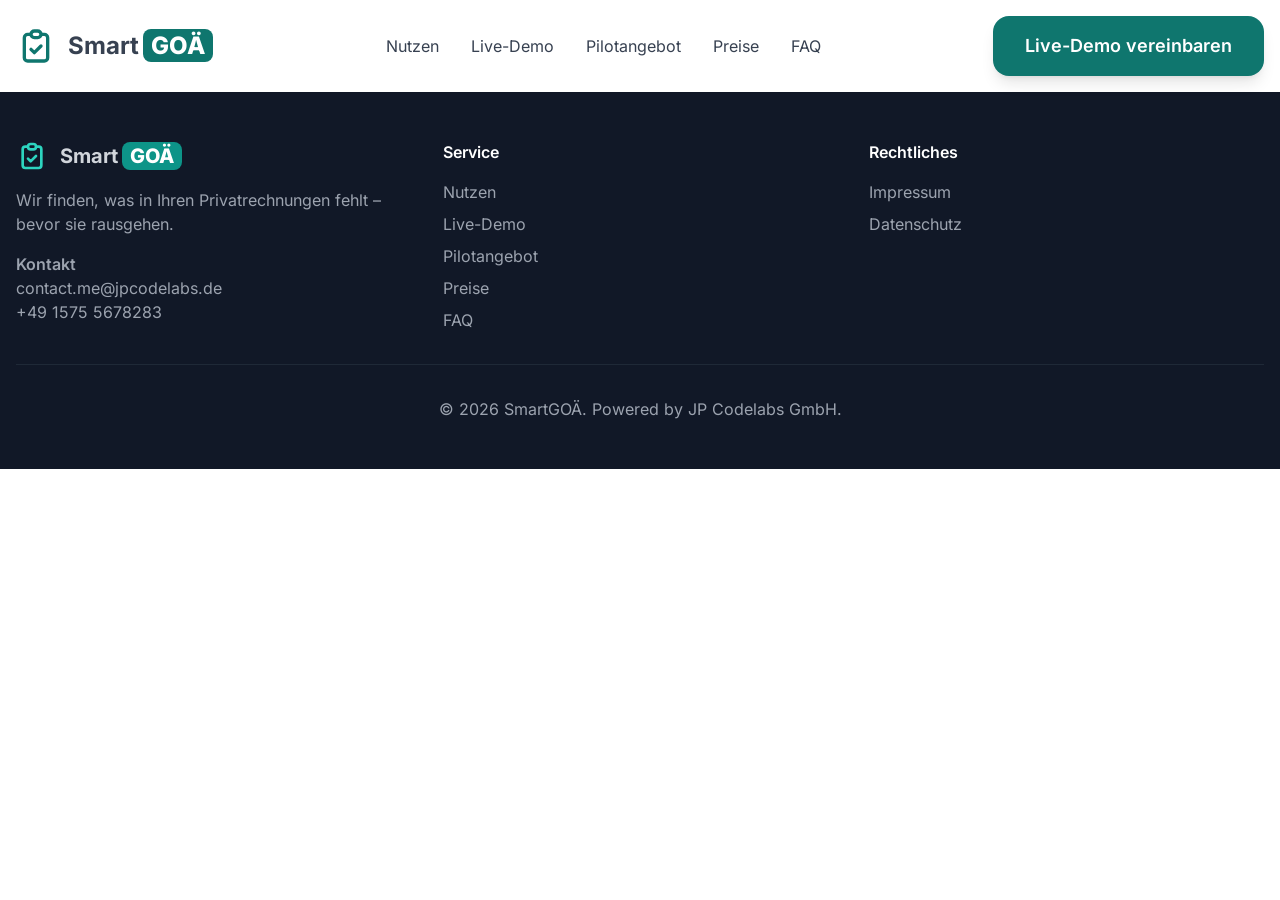
<file: index.html>
<!doctype html>
<html lang="de">
  <head>
    <meta charset="UTF-8" />
    <meta name="viewport" content="width=device-width, initial-scale=1.0" />

    <!-- Icons: Google zeigt das Favicon in der Ergebnisliste (Größe muss ein Vielfaches von 48 px sein) -->
    <link rel="icon" href="/favicon.ico" sizes="48x48" />
    <link rel="icon" href="/favicon.svg" type="image/svg+xml" />
    <link rel="icon" href="/icon-192x192.png" sizes="192x192" type="image/png" />
    <link rel="apple-touch-icon" href="/apple-touch-icon.png" sizes="180x180" />
    <link rel="manifest" href="/site.webmanifest" />
    <meta name="theme-color" content="#0f766e" />

    <!-- Primary SEO (pro Route überschrieben von scripts/seo-pages.js, Werte in src/seo.js) -->
    <title>GOÄ-Rechnungsprüfung für Privatpraxen | SmartGOÄ</title>
    <meta name="description" content="SmartGOÄ prüft jede Privatrechnung vor dem Versand gegen Ihre Dokumentation: fehlende GOÄ-Ziffern, Zuschläge und Ausschlüsse. Live-Demo, danach 3 Monate kostenlos." />
    <meta name="keywords" content="GOÄ Abrechnung, GOÄ Rechnungsprüfung, GOÄ Software, Privatabrechnung Arzt, Privatliquidation, Abrechnungssoftware Privatpraxis, GOÄ Ziffern prüfen, Steigerungsfaktor GOÄ, GOÄ-Novelle" />
    <meta name="author" content="JP Codelabs GmbH" />
    <meta name="publisher" content="JP Codelabs GmbH" />
    <meta name="robots" content="index, follow" />
    <meta name="googlebot" content="index, follow, max-image-preview:large, max-snippet:-1, max-video-preview:-1" />
    <link rel="canonical" href="https://xn--smartgo-cxa.de/" />
    <link rel="alternate" hreflang="de" href="https://xn--smartgo-cxa.de/" />
    <link rel="alternate" hreflang="x-default" href="https://xn--smartgo-cxa.de/" />

    <!-- Open Graph (Facebook, LinkedIn, WhatsApp) -->
    <meta property="og:type" content="website" />
    <meta property="og:url" content="https://xn--smartgo-cxa.de/" />
    <meta property="og:title" content="GOÄ-Rechnungsprüfung für Privatpraxen | SmartGOÄ" />
    <meta property="og:description" content="Leistung erbracht, dokumentiert – und nicht abgerechnet? SmartGOÄ gleicht jede Privatrechnung mit der Dokumentation ab, bevor sie rausgeht. Live-Demo, danach 3 Monate kostenlos und ab 49 € im Monat." />
    <meta property="og:locale" content="de_DE" />
    <meta property="og:site_name" content="SmartGOÄ" />
    <meta property="og:image" content="https://xn--smartgo-cxa.de/og-image.png" />
    <meta property="og:image:type" content="image/png" />
    <meta property="og:image:width" content="1200" />
    <meta property="og:image:height" content="627" />
    <meta property="og:image:alt" content="SmartGOÄ: Rechnungsprüfung mit gefundenen GOÄ-Positionen" />

    <!-- Twitter Card -->
    <meta name="twitter:card" content="summary_large_image" />
    <meta name="twitter:image" content="https://xn--smartgo-cxa.de/og-image.png" />
    <meta name="twitter:title" content="SmartGOÄ – GOÄ-Rechnungsprüfung für Privatpraxen" />
    <meta name="twitter:description" content="Leistung erbracht, dokumentiert – und nicht abgerechnet? SmartGOÄ gleicht jede Privatrechnung mit der Dokumentation ab, bevor sie rausgeht." />

    <!-- Structured Data (JSON-LD) -->
    <!-- WebSite: liefert Google den Website-Namen über dem Ergebnis ("SmartGOÄ" statt der Domain) -->
    <script type="application/ld+json">
    {
      "@context": "https://schema.org",
      "@type": "WebSite",
      "@id": "https://xn--smartgo-cxa.de/#website",
      "name": "SmartGOÄ",
      "alternateName": ["Smart GOÄ", "SmartGOAE", "smartgoä.de"],
      "url": "https://xn--smartgo-cxa.de/",
      "inLanguage": "de-DE",
      "publisher": { "@id": "https://xn--smartgo-cxa.de/#organization" }
    }
    </script>
    <!-- Organization: Logo und Kontakt für das Knowledge Panel -->
    <script type="application/ld+json">
    {
      "@context": "https://schema.org",
      "@type": "Organization",
      "@id": "https://xn--smartgo-cxa.de/#organization",
      "name": "SmartGOÄ",
      "legalName": "JP Codelabs GmbH",
      "url": "https://xn--smartgo-cxa.de/",
      "logo": {
        "@type": "ImageObject",
        "url": "https://xn--smartgo-cxa.de/icon-512x512.png",
        "width": 512,
        "height": 512
      },
      "description": "SmartGOÄ ist die Software zur GOÄ-Rechnungsprüfung für Privatpraxen: Jede Privatrechnung wird vor dem Versand gegen die Behandlungsdokumentation geprüft.",
      "email": "contact.me@jpcodelabs.de",
      "address": {
        "@type": "PostalAddress",
        "streetAddress": "Im Kleinen Eschle 15",
        "addressLocality": "Villingen-Schwenningen",
        "postalCode": "78054",
        "addressCountry": "DE"
      },
      "contactPoint": {
        "@type": "ContactPoint",
        "email": "contact.me@jpcodelabs.de",
        "telephone": "+49 1575 5678283",
        "contactType": "customer service",
        "availableLanguage": "de"
      },
      "parentOrganization": {
        "@type": "Organization",
        "name": "JP Codelabs GmbH",
        "url": "https://jpcodelabs.com"
      }
    }
    </script>
    <script type="application/ld+json">
    {
      "@context": "https://schema.org",
      "@type": "SoftwareApplication",
      "name": "SmartGOÄ",
      "description": "SmartGOÄ prüft Privatrechnungen nach GOÄ vor dem Versand gegen die Behandlungsdokumentation und schlägt fehlende Positionen vor – mit GOÄ-Regeln und KI, nachvollziehbar und mit ärztlicher Freigabe.",
      "url": "https://xn--smartgo-cxa.de/",
      "applicationCategory": "BusinessApplication",
      "operatingSystem": "Web",
      "inLanguage": "de-DE",
      "screenshot": "https://xn--smartgo-cxa.de/og-image.png",
      "featureList": [
        "Fehlende GOÄ-Ziffern, Anzahl und Zuschläge finden",
        "Ausschlüsse und Pflichtangaben vor dem Versand prüfen",
        "Steigerungsfaktor mit Begründungstext",
        "Import aus jedem Praxisprogramm"
      ],
      "offers": {
        "@type": "AggregateOffer",
        "lowPrice": "49",
        "highPrice": "199",
        "priceCurrency": "EUR",
        "offerCount": "3",
        "availability": "https://schema.org/InStock",
        "url": "https://xn--smartgo-cxa.de/preise"
      },
      "publisher": { "@id": "https://xn--smartgo-cxa.de/#organization" },
      "audience": {
        "@type": "Audience",
        "audienceType": "Privatpraxen, Arztpraxen mit Privatpatienten, MVZ"
      }
    }
    </script>
    <script type="module" crossorigin src="/assets/index-DNKMW8YF.js"></script>
    <link rel="modulepreload" crossorigin href="/assets/vue-router-DeVLHg9x.js">
    <link rel="stylesheet" crossorigin href="/assets/index-BPZSxoIN.css">
  </head>
  <body>
    <div id="app"><div class="min-h-screen bg-white"><header class="bg-white shadow-sm sticky top-0 z-50"><div class="container mx-auto px-4 py-4 flex justify-between items-center"><a aria-current="page" href="/" class="router-link-active router-link-exact-active flex items-center"><svg class="h-10 w-10 text-brand-primary mr-3" fill="none" stroke="currentColor" viewBox="0 0 24 24"><path stroke-linecap="round" stroke-linejoin="round" stroke-width="2" d="M9 5H7a2 2 0 00-2 2v12a2 2 0 002 2h10a2 2 0 002-2V7a2 2 0 00-2-2h-2M9 5a2 2 0 002 2h2a2 2 0 002-2M9 5a2 2 0 012-2h2a2 2 0 012 2m-6 9l2 2 4-4"></path></svg><span class="text-2xl"><span class="text-gray-700 font-bold">Smart</span><span class="ml-1 px-2 py-0.5 rounded-lg bg-brand-primary text-white font-extrabold">GOÄ</span></span></a><nav class="hidden lg:flex space-x-8"><!--[--><a href="/nutzen" class="text-gray-700 hover:text-brand-primary transition-colors">Nutzen</a><a href="/live-demo" class="text-gray-700 hover:text-brand-primary transition-colors">Live-Demo</a><a href="/pilotangebot" class="text-gray-700 hover:text-brand-primary transition-colors">Pilotangebot</a><a href="/preise" class="text-gray-700 hover:text-brand-primary transition-colors">Preise</a><a href="/faq" class="text-gray-700 hover:text-brand-primary transition-colors">FAQ</a><!--]--></nav><a href="/starten" class="btn hidden lg:inline-flex">Live-Demo vereinbaren</a><button class="lg:hidden" aria-label="Menü öffnen"><svg class="w-6 h-6" fill="none" stroke="currentColor" viewBox="0 0 24 24"><path stroke-linecap="round" stroke-linejoin="round" stroke-width="2" d="M4 6h16M4 12h16M4 18h16"></path></svg></button></div><!----></header><main><section id="hero" class="section bg-gradient-to-br from-teal-50 via-white to-sky-50"><div class="container"><div class="grid grid-cols-1 md:grid-cols-2 gap-12 items-center"><div><div class="inline-flex items-center mb-6 rounded-full bg-white border border-teal-200 shadow-sm pl-1 pr-4 py-1"><span class="px-3 py-1 rounded-full bg-brand-primary text-white font-extrabold tracking-wide mr-3">GOÄ</span><span class="text-sm font-semibold text-teal-900">Rechnungsprüfung für Privatpraxen</span></div><h1 class="text-4xl md:text-5xl font-bold text-gray-900 mb-6 leading-tight"> Erbracht, dokumentiert – und <span class="text-brand-primary">nicht nach</span><span class="inline-block mx-1 px-3 rounded-xl bg-brand-primary text-white">GOÄ</span><span class="text-brand-primary">abgerechnet</span>? </h1><p class="text-xl text-gray-600 mb-8 leading-relaxed"> SmartGOÄ prüft jede Privatrechnung vor dem Versand gegen Ihre Dokumentation und schlägt fehlende <span class="font-semibold text-gray-900">GOÄ-Positionen</span> vor – und Kürzungen, wo Ziffern nicht nebeneinander berechnungsfähig sind. Sie entscheiden per Klick, was auf die Rechnung kommt. </p><div class="flex flex-col xl:flex-row gap-4"><a href="/starten" class="btn text-center justify-center whitespace-nowrap"><svg class="w-5 h-5 mr-2" fill="none" stroke="currentColor" viewBox="0 0 24 24"><path stroke-linecap="round" stroke-linejoin="round" stroke-width="2" d="M13 10V3L4 14h7v7l9-11h-7z"></path></svg> Live-Demo vereinbaren </a><a href="/live-demo" class="btn btn-variant-secondary text-center justify-center whitespace-nowrap"> Demo ausprobieren </a></div><div class="flex flex-wrap gap-x-5 gap-y-1 mt-4 text-sm text-gray-600"><!--[--><span class="flex items-center"><svg class="w-4 h-4 text-green-600 mr-1" fill="none" stroke="currentColor" viewBox="0 0 24 24"><path stroke-linecap="round" stroke-linejoin="round" stroke-width="2" d="M5 13l4 4L19 7"></path></svg> Danach 3 Monate kostenlos</span><span class="flex items-center"><svg class="w-4 h-4 text-green-600 mr-1" fill="none" stroke="currentColor" viewBox="0 0 24 24"><path stroke-linecap="round" stroke-linejoin="round" stroke-width="2" d="M5 13l4 4L19 7"></path></svg> Einrichtung durch uns</span><span class="flex items-center"><svg class="w-4 h-4 text-green-600 mr-1" fill="none" stroke="currentColor" viewBox="0 0 24 24"><path stroke-linecap="round" stroke-linejoin="round" stroke-width="2" d="M5 13l4 4L19 7"></path></svg> Keine Zahlungsdaten</span><!--]--></div></div><div class="text-center"><div class="w-full max-w-lg mx-auto bg-white rounded-2xl shadow-2xl overflow-hidden border border-gray-200 text-left"><div class="relative flex items-center px-4 py-2.5 bg-gray-100 border-b border-gray-200"><span class="w-3 h-3 rounded-full bg-red-400 mr-1.5"></span><span class="w-3 h-3 rounded-full bg-amber-400 mr-1.5"></span><span class="w-3 h-3 rounded-full bg-green-500"></span><span class="absolute inset-x-0 text-center text-xs font-semibold text-gray-600 pointer-events-none">SmartGOÄ Rechnungsprüfung</span></div><div class="flex items-start justify-between gap-3 px-4 py-3 border-b border-gray-100"><div class="min-w-0"><div class="text-sm font-semibold text-gray-900">Rechnung PEG-2026-10005</div><div class="text-xs text-gray-500 truncate">Urologische Kontrolle · 4 Positionen</div></div><span class="text-[11px] font-medium text-teal-800 bg-teal-50 border border-teal-200 px-2 py-0.5 rounded whitespace-nowrap">Urologie</span></div><div class="px-4 pt-3 pb-4 bg-gray-50/60"><div class="flex items-center justify-between mb-2"><span class="text-sm font-semibold text-gray-900">Vorschläge</span><span class="text-xs text-gray-500">3 gefunden</span></div><div class="flex flex-wrap gap-1.5 mb-3"><!--[--><span class="bg-green-100 text-green-700 inline-flex items-center text-xs font-medium px-2 py-1 rounded-md">Ergänzungen <span class="ml-1.5 min-w-[1.25rem] h-5 px-1 rounded-full bg-white/80 text-[11px] font-bold flex items-center justify-center">2</span></span><span class="bg-amber-100 text-amber-800 inline-flex items-center text-xs font-medium px-2 py-1 rounded-md">Rückfragen <span class="ml-1.5 min-w-[1.25rem] h-5 px-1 rounded-full bg-white/80 text-[11px] font-bold flex items-center justify-center">1</span></span><!--]--></div><div class="space-y-2"><!--[--><div class="bg-green-50 border-green-200 rounded-xl border px-3 py-2.5"><div class="flex items-center justify-between gap-2 mb-1"><span class="bg-green-100 text-green-700 text-[11px] font-semibold px-1.5 py-0.5 rounded">Ergänzung</span><span class="text-xs text-gray-500">Nr. 420</span></div><div class="text-sm font-medium text-gray-900">Ultraschalluntersuchung eines weiteren Organs<span class="font-normal text-gray-600"> (Harnblase)</span></div><p class="text-xs text-gray-600 leading-snug line-clamp-2">Mehr Organe sonographiert als abgerechnet – berechnungsfähig sind 1× 410 und bis zu 3× 420.</p><div class="flex items-center justify-between mt-1.5 text-xs"><span class="text-gray-500">Gesamtänderung</span><span class="text-green-700 text-sm font-bold tabular-nums">+10,72 €</span></div></div><div class="bg-green-50 border-green-200 rounded-xl border px-3 py-2.5"><div class="flex items-center justify-between gap-2 mb-1"><span class="bg-green-100 text-green-700 text-[11px] font-semibold px-1.5 py-0.5 rounded">Ergänzung</span><span class="text-xs text-gray-500">Nr. 420</span></div><div class="text-sm font-medium text-gray-900">Ultraschalluntersuchung eines weiteren Organs<span class="font-normal text-gray-600"> (Prostata)</span></div><p class="text-xs text-gray-600 leading-snug line-clamp-2">Mehr Organe sonographiert als abgerechnet – berechnungsfähig sind 1× 410 und bis zu 3× 420.</p><div class="flex items-center justify-between mt-1.5 text-xs"><span class="text-gray-500">Gesamtänderung</span><span class="text-green-700 text-sm font-bold tabular-nums">+10,72 €</span></div></div><div class="bg-amber-50 border-amber-200 rounded-xl border px-3 py-2.5"><div class="flex items-center justify-between gap-2 mb-1"><span class="bg-amber-100 text-amber-800 text-[11px] font-semibold px-1.5 py-0.5 rounded">Rückfrage</span><span class="text-xs text-gray-500">Nr. 403</span></div><div class="text-sm font-medium text-gray-900">Zuschlag für transkavitäre Untersuchung<!----></div><p class="text-xs text-gray-600 leading-snug line-clamp-2">Transrektale Sonographie dokumentiert – Zuschlag nicht abgerechnet.</p><div class="flex items-center justify-between mt-1.5 text-xs"><span class="text-gray-500">Gesamtänderung</span><span class="text-amber-700 text-sm font-bold tabular-nums">Betrag prüfen</span></div></div><!--]--></div><a href="/live-demo" class="block text-center text-xs font-medium text-brand-primary hover:underline mt-2"><!--[-->Weitere Beispielrechnungen in der Live-Demo<!--]--></a></div><div class="grid grid-cols-3 border-t border-gray-200 text-center"><div class="px-2 py-3"><div class="text-[11px] text-gray-500">Bisher</div><div class="text-sm sm:text-base font-semibold text-gray-700 tabular-nums whitespace-nowrap">69,70 €</div></div><div class="px-2 py-3 border-x border-gray-200"><div class="text-[11px] text-gray-500">Nach Prüfung</div><div class="text-sm sm:text-base font-semibold text-gray-900 tabular-nums whitespace-nowrap">91,14 €</div></div><div class="px-2 py-3 bg-green-50"><div class="text-[11px] text-green-700">Mehr auf der Rechnung</div><div class="text-sm sm:text-base font-bold text-green-700 tabular-nums whitespace-nowrap">+21,44 €</div></div></div><div class="px-4 py-2 border-t border-gray-100 text-[11px] text-gray-500 text-center"><!----> Erfundene Beispieldaten, echte GOÄ-Punktzahlen </div></div></div></div></div></section><section id="nutzen" class="section bg-white"><div class="container"><div class="text-center max-w-3xl mx-auto mb-14"><p class="eyebrow">Ihr Nutzen</p><h2 class="text-3xl sm:text-4xl md:text-5xl font-bold text-gray-900 tracking-tight leading-tight mb-6"> Vollständig abrechnen. <span class="block text-brand-primary">Ohne nachzuschlagen.</span></h2><p class="text-xl text-gray-600 leading-relaxed"> Bevor eine Privatrechnung rausgeht, liegt sie einmal neben Ihrer Dokumentation. Was fehlt, steht als Vorschlag da. </p></div><div class="grid md:grid-cols-2 gap-6 max-w-5xl mx-auto"><!--[--><div class="min-w-0 flex flex-col rounded-3xl border border-gray-200 p-6 sm:p-8"><div class="w-12 h-12 rounded-2xl bg-teal-50 text-brand-primary flex items-center justify-center"><svg class="w-6 h-6" fill="none" stroke="currentColor" viewBox="0 0 24 24"><path stroke-linecap="round" stroke-linejoin="round" stroke-width="2" d="M12 9v3m0 0v3m0-3h3m-3 0H9m12 0a9 9 0 11-18 0 9 9 0 0118 0z"></path></svg></div><h3 class="text-xl font-semibold text-gray-900 mt-6 mb-2">Findet, was sonst übersehen wird</h3><p class="text-gray-600 mb-6">Vergessene Ziffern, zu niedrige Anzahl, fehlende Zuschläge – geprüft bei jeder Rechnung, nicht nur stichprobenartig.</p><div class="mt-auto flex items-center gap-2 rounded-xl bg-gray-50 px-4 py-3 text-sm"><span class="min-w-0 text-gray-500">Akte: „BE für PSA“</span><svg class="w-4 h-4 text-gray-400 flex-shrink-0" fill="none" stroke="currentColor" viewBox="0 0 24 24"><path stroke-linecap="round" stroke-linejoin="round" stroke-width="2" d="M17 8l4 4m0 0l-4 4m4-4H3"></path></svg><span class="font-medium text-gray-900 whitespace-nowrap">Nr. 250</span><span class="bg-green-100 text-green-700 ml-auto flex-shrink-0 rounded-md px-2 py-0.5 text-xs font-semibold tabular-nums">+4,20 €</span></div></div><div class="min-w-0 flex flex-col rounded-3xl border border-gray-200 p-6 sm:p-8"><div class="w-12 h-12 rounded-2xl bg-teal-50 text-brand-primary flex items-center justify-center"><svg class="w-6 h-6" fill="none" stroke="currentColor" viewBox="0 0 24 24"><path stroke-linecap="round" stroke-linejoin="round" stroke-width="2" d="M13 7h8m0 0v8m0-8l-8 8-4-4-6 6"></path></svg></div><h3 class="text-xl font-semibold text-gray-900 mt-6 mb-2">Steigerungsfaktor, wo er zulässig ist</h3><p class="text-gray-600 mb-6">Belegt die Dokumentation erhöhten Aufwand, sehen Sie den zulässigen Satz – samt Begründungstext für die Rechnung.</p><div class="mt-auto flex items-center gap-2 rounded-xl bg-gray-50 px-4 py-3 text-sm"><span class="min-w-0 text-gray-500">Nr. 3 · 2,3‑fach</span><svg class="w-4 h-4 text-gray-400 flex-shrink-0" fill="none" stroke="currentColor" viewBox="0 0 24 24"><path stroke-linecap="round" stroke-linejoin="round" stroke-width="2" d="M17 8l4 4m0 0l-4 4m4-4H3"></path></svg><span class="font-medium text-gray-900 whitespace-nowrap">3,5‑fach</span><span class="bg-green-100 text-green-700 ml-auto flex-shrink-0 rounded-md px-2 py-0.5 text-xs font-semibold tabular-nums">+10,49 €</span></div></div><div class="min-w-0 flex flex-col rounded-3xl border border-gray-200 p-6 sm:p-8"><div class="w-12 h-12 rounded-2xl bg-teal-50 text-brand-primary flex items-center justify-center"><svg class="w-6 h-6" fill="none" stroke="currentColor" viewBox="0 0 24 24"><path stroke-linecap="round" stroke-linejoin="round" stroke-width="2" d="M9 12h6m-6 4h6m2 5H7a2 2 0 01-2-2V5a2 2 0 012-2h5.586a1 1 0 01.707.293l5.414 5.414a1 1 0 01.293.707V19a2 2 0 01-2 2z"></path></svg></div><h3 class="text-xl font-semibold text-gray-900 mt-6 mb-2">Jeder Vorschlag mit Beleg</h3><p class="text-gray-600 mb-6">Sie sehen die Stelle in der Akte, die den Vorschlag auslöst. Nichts wird automatisch abgerechnet – Sie entscheiden per Klick.</p><div class="mt-auto flex items-center gap-2 rounded-xl bg-gray-50 px-4 py-3 text-sm"><span class="min-w-0 text-gray-500">Befund: „Urinstix unauffällig“</span><svg class="w-4 h-4 text-gray-400 flex-shrink-0" fill="none" stroke="currentColor" viewBox="0 0 24 24"><path stroke-linecap="round" stroke-linejoin="round" stroke-width="2" d="M17 8l4 4m0 0l-4 4m4-4H3"></path></svg><span class="font-medium text-gray-900 whitespace-nowrap">Nr. 3511</span><span class="bg-green-100 text-green-700 ml-auto flex-shrink-0 rounded-md px-2 py-0.5 text-xs font-semibold tabular-nums">+3,35 €</span></div></div><div class="min-w-0 flex flex-col rounded-3xl border border-gray-200 p-6 sm:p-8"><div class="w-12 h-12 rounded-2xl bg-teal-50 text-brand-primary flex items-center justify-center"><svg class="w-6 h-6" fill="none" stroke="currentColor" viewBox="0 0 24 24"><path stroke-linecap="round" stroke-linejoin="round" stroke-width="2" d="M9 12l2 2 4-4m5.618-4.016A11.955 11.955 0 0112 2.944a11.955 11.955 0 01-8.618 3.04A12.02 12.02 0 003 9c0 5.591 3.824 10.29 9 11.622 5.176-1.332 9-6.03 9-11.622 0-1.042-.133-2.052-.382-3.016z"></path></svg></div><h3 class="text-xl font-semibold text-gray-900 mt-6 mb-2">Weniger Rückfragen</h3><p class="text-gray-600 mb-6">Ausschlüsse, Höchstwerte und Pflichtangaben werden geprüft, bevor die Rechnung bei Patient und Versicherung landet.</p><div class="mt-auto flex items-center gap-2 rounded-xl bg-gray-50 px-4 py-3 text-sm"><span class="min-w-0 text-gray-500">Nr. 410 ohne Organangabe</span><svg class="w-4 h-4 text-gray-400 flex-shrink-0" fill="none" stroke="currentColor" viewBox="0 0 24 24"><path stroke-linecap="round" stroke-linejoin="round" stroke-width="2" d="M17 8l4 4m0 0l-4 4m4-4H3"></path></svg><span class="font-medium text-gray-900 whitespace-nowrap">Hinweis</span><span class="bg-gray-200 text-gray-600 ml-auto flex-shrink-0 rounded-md px-2 py-0.5 text-xs font-semibold tabular-nums">vor dem Versand</span></div></div><div class="md:col-span-2 min-w-0 flex flex-col rounded-3xl border border-gray-200 p-6 sm:p-8"><div class="w-12 h-12 rounded-2xl bg-teal-50 text-brand-primary flex items-center justify-center"><svg class="w-6 h-6" fill="none" stroke="currentColor" viewBox="0 0 24 24"><path stroke-linecap="round" stroke-linejoin="round" stroke-width="2" d="M3 8l7.89 5.26a2 2 0 002.22 0L21 8M5 19h14a2 2 0 002-2V7a2 2 0 00-2-2H5a2 2 0 00-2 2v10a2 2 0 002 2z"></path></svg></div><h3 class="text-xl font-semibold text-gray-900 mt-6 mb-2">Ohne Umweg über die Verrechnungsstelle</h3><p class="text-gray-600 mb-6">SmartGOÄ prüft die Rechnung, verschickt sie an Ihre Patienten und gibt unbezahlte Rechnungen an ein Inkasso-Büro weiter. So sparen Sie sich den Umweg über die Verrechnungsstelle.</p><div class="mt-auto flex items-center gap-2 rounded-xl bg-gray-50 px-4 py-3 text-sm"><span class="min-w-0 text-gray-500">Geprüfte Rechnung</span><svg class="w-4 h-4 text-gray-400 flex-shrink-0" fill="none" stroke="currentColor" viewBox="0 0 24 24"><path stroke-linecap="round" stroke-linejoin="round" stroke-width="2" d="M17 8l4 4m0 0l-4 4m4-4H3"></path></svg><span class="font-medium text-gray-900 whitespace-nowrap">direkt an den Patienten</span><span class="bg-gray-200 text-gray-600 ml-auto flex-shrink-0 rounded-md px-2 py-0.5 text-xs font-semibold tabular-nums">ohne Umweg</span></div></div><!--]--></div><div id="ablauf" class="max-w-5xl mx-auto mt-16 rounded-3xl bg-gradient-to-br from-teal-50 to-sky-50 p-6 sm:p-10"><h3 class="text-center text-lg font-semibold text-gray-900 mb-8">In drei Schritten zur vollständigen Rechnung</h3><ol class="grid md:grid-cols-3 gap-8"><!--[--><li class="flex items-start"><span class="flex-shrink-0 w-9 h-9 rounded-full bg-brand-primary text-white font-bold flex items-center justify-center mr-4">1</span><div><div class="font-semibold text-gray-900 mb-1">Exporte hineinziehen</div><p class="text-sm text-gray-600">BDT und PAD aus Ihrem Praxisprogramm. An Ihrem PVS ändert sich nichts.</p></div></li><li class="flex items-start"><span class="flex-shrink-0 w-9 h-9 rounded-full bg-brand-primary text-white font-bold flex items-center justify-center mr-4">2</span><div><div class="font-semibold text-gray-900 mb-1">Vorschläge prüfen</div><p class="text-sm text-gray-600">Jeder mit Beleg und Sicherheitsstufe. Eindeutige übernehmen Sie mit einem Klick.</p></div></li><li class="flex items-start"><span class="flex-shrink-0 w-9 h-9 rounded-full bg-brand-primary text-white font-bold flex items-center justify-center mr-4">3</span><div><div class="font-semibold text-gray-900 mb-1">Rechnung freigeben</div><p class="text-sm text-gray-600">Erst Ihre Freigabe macht einen Vorschlag zur Rechnungsposition.</p></div></li><!--]--></ol><p class="text-center text-sm text-gray-500 mt-8">Läuft mit jedem Praxisprogramm, das BDT und PAD exportiert. Weitere Formate auf Anfrage – kostenlos und unverbindlich.</p></div></div></section><section id="rechnung" class="section bg-white" data-v-8900ebe2><div class="container" data-v-8900ebe2><div class="text-center mb-12" data-v-8900ebe2><div class="badge mb-6" data-v-8900ebe2>Live-Demo · Schritt 2</div><h2 class="section-title" data-v-8900ebe2> Die Vorschläge landen <span class="text-brand-primary" data-v-8900ebe2>direkt in der Rechnung</span></h2><p class="section-subtitle" data-v-8900ebe2> Rechnung öffnen, Vorschläge mit Beleg prüfen, übernehmen oder verwerfen – und freigeben. Klicken Sie sich durch die sechs Beispielrechnungen – vom Check-up bis zur urologischen Kontrolle. </p></div><div class="max-w-6xl mx-auto" data-v-8900ebe2><div class="rounded-2xl border border-gray-200 shadow-2xl overflow-hidden bg-white text-left" data-v-8900ebe2><div class="flex items-center px-4 py-2.5 bg-gray-100 border-b border-gray-200"><span class="w-3 h-3 rounded-full bg-red-300 mr-1.5"></span><span class="w-3 h-3 rounded-full bg-amber-300 mr-1.5"></span><span class="w-3 h-3 rounded-full bg-green-300"></span><div class="ml-4 min-w-0 flex-1 max-w-sm truncate rounded-md bg-white text-xs text-gray-500 px-3 py-1">SmartGOÄ · Prüfung › PEG-2026-10006</div><div class="ml-auto hidden sm:flex items-center text-xs text-gray-500"><span class="w-6 h-6 rounded-full bg-teal-100 text-teal-800 flex items-center justify-center font-semibold mr-2">PM</span> Praxis Muster </div></div><div class="flex bg-gray-50"><aside class="hidden md:flex w-48 flex-shrink-0 flex-col border-r border-gray-200 bg-white py-4"><div class="px-4 mb-5 text-lg"><span class="text-gray-700 font-bold">Smart</span><span class="ml-1 px-1.5 py-0.5 rounded-md bg-brand-primary text-white font-extrabold">GOÄ</span></div><!--[--><a href="#import" class="flex items-center px-4 py-2 text-sm border-r-2 bg-teal-50 text-teal-800 font-medium border-brand-primary"><svg class="w-4 h-4 mr-3 flex-shrink-0" fill="none" stroke="currentColor" viewBox="0 0 24 24"><path stroke-linecap="round" stroke-linejoin="round" stroke-width="2" d="M4 16v1a3 3 0 003 3h10a3 3 0 003-3v-1m-4-8l-4-4m0 0L8 8m4-4v12"></path></svg> Prüfung</a><div class="flex items-center px-4 py-2 text-sm border-r-2 text-gray-600 border-transparent"><svg class="w-4 h-4 mr-3 flex-shrink-0" fill="none" stroke="currentColor" viewBox="0 0 24 24"><path stroke-linecap="round" stroke-linejoin="round" stroke-width="2" d="M12 6.253v13m0-13C10.832 5.477 9.246 5 7.5 5S4.168 5.477 3 6.253v13C4.168 18.477 5.754 18 7.5 18s3.332.477 4.5 1.253m0-13C13.168 5.477 14.754 5 16.5 5c1.747 0 3.332.477 4.5 1.253v13C19.832 18.477 18.247 18 16.5 18c-1.746 0-3.332.477-4.5 1.253"></path></svg> Regelwerk</div><!--]--><div class="mt-auto px-4 pt-6"><div class="text-[11px] text-gray-500 mb-1">Fachrichtung</div><div class="text-sm border border-gray-200 rounded-md px-2 py-1 text-gray-700">Innere Medizin</div></div></aside><div class="flex-1 min-w-0 p-3 sm:p-6"><!--[--><div class="grid grid-cols-1 lg:grid-cols-[15rem_1fr] gap-4" data-v-8900ebe2><div class="min-w-0" data-v-8900ebe2><div class="flex items-center justify-between mb-2 px-1" data-v-8900ebe2><h3 class="text-sm font-semibold text-gray-900" data-v-8900ebe2>Rechnungen</h3><span class="text-xs text-gray-500" data-v-8900ebe2>6 Entwürfe</span></div><p class="text-[11px] text-gray-500 mb-2 px-1" data-v-8900ebe2>Erfundene Beispieldaten – keine echten Patienten.</p><div class="flex lg:flex-col gap-2 overflow-x-auto pb-2 lg:pb-0" data-v-8900ebe2><!--[--><button type="button" class="bg-white border-brand-primary shadow-sm min-w-[11rem] lg:min-w-0 text-left rounded-lg border px-3 py-2.5 transition-colors" data-v-8900ebe2><div class="flex items-center justify-between gap-2" data-v-8900ebe2><span class="text-sm font-medium text-gray-900 truncate" data-v-8900ebe2>Sabine Hoffmann</span><span class="bg-gray-100 text-gray-500 text-[11px] font-medium px-1.5 py-0.5 rounded whitespace-nowrap" data-v-8900ebe2>ungeprüft</span></div><div class="text-xs text-gray-500 truncate" data-v-8900ebe2><!---->Check-up mit Hautkrebs-Screening</div></button><button type="button" class="bg-white/60 border-gray-200 hover:bg-white min-w-[11rem] lg:min-w-0 text-left rounded-lg border px-3 py-2.5 transition-colors" data-v-8900ebe2><div class="flex items-center justify-between gap-2" data-v-8900ebe2><span class="text-sm font-medium text-gray-900 truncate" data-v-8900ebe2>Max Muster</span><span class="bg-gray-100 text-gray-500 text-[11px] font-medium px-1.5 py-0.5 rounded whitespace-nowrap" data-v-8900ebe2>ungeprüft</span></div><div class="text-xs text-gray-500 truncate" data-v-8900ebe2><!---->Urologische Kontrolle</div></button><button type="button" class="bg-white/60 border-gray-200 hover:bg-white min-w-[11rem] lg:min-w-0 text-left rounded-lg border px-3 py-2.5 transition-colors" data-v-8900ebe2><div class="flex items-center justify-between gap-2" data-v-8900ebe2><span class="text-sm font-medium text-gray-900 truncate" data-v-8900ebe2>Andreas Keller</span><span class="bg-gray-100 text-gray-500 text-[11px] font-medium px-1.5 py-0.5 rounded whitespace-nowrap" data-v-8900ebe2>ungeprüft</span></div><div class="text-xs text-gray-500 truncate" data-v-8900ebe2><!---->Nierenstein</div></button><button type="button" class="bg-white/60 border-gray-200 hover:bg-white min-w-[11rem] lg:min-w-0 text-left rounded-lg border px-3 py-2.5 transition-colors" data-v-8900ebe2><div class="flex items-center justify-between gap-2" data-v-8900ebe2><span class="text-sm font-medium text-gray-900 truncate" data-v-8900ebe2>Johannes Wagner</span><span class="bg-gray-100 text-gray-500 text-[11px] font-medium px-1.5 py-0.5 rounded whitespace-nowrap" data-v-8900ebe2>ungeprüft</span></div><div class="text-xs text-gray-500 truncate" data-v-8900ebe2><!---->Prostatakarzinom-Nachsorge</div></button><button type="button" class="bg-white/60 border-gray-200 hover:bg-white min-w-[11rem] lg:min-w-0 text-left rounded-lg border px-3 py-2.5 transition-colors" data-v-8900ebe2><div class="flex items-center justify-between gap-2" data-v-8900ebe2><span class="text-sm font-medium text-gray-900 truncate" data-v-8900ebe2>Thomas Becker</span><span class="bg-gray-100 text-gray-500 text-[11px] font-medium px-1.5 py-0.5 rounded whitespace-nowrap" data-v-8900ebe2>ungeprüft</span></div><div class="text-xs text-gray-500 truncate" data-v-8900ebe2><!---->BPH-Kontrolle</div></button><button type="button" class="bg-white/60 border-gray-200 hover:bg-white min-w-[11rem] lg:min-w-0 text-left rounded-lg border px-3 py-2.5 transition-colors" data-v-8900ebe2><div class="flex items-center justify-between gap-2" data-v-8900ebe2><span class="text-sm font-medium text-gray-900 truncate" data-v-8900ebe2>Michael Schneider</span><span class="bg-gray-100 text-gray-500 text-[11px] font-medium px-1.5 py-0.5 rounded whitespace-nowrap" data-v-8900ebe2>ungeprüft</span></div><div class="text-xs text-gray-500 truncate" data-v-8900ebe2><!---->Hämaturie-Abklärung</div></button><!--]--></div></div><div class="bg-white rounded-xl border border-gray-200 shadow-sm min-w-0" data-v-8900ebe2><div class="flex flex-wrap items-center justify-between gap-3 px-4 sm:px-5 py-4 border-b border-gray-100" data-v-8900ebe2><div data-v-8900ebe2><div class="text-xs text-gray-500" data-v-8900ebe2>Rechnung</div><div class="flex items-center gap-2" data-v-8900ebe2><span class="font-semibold text-gray-900" data-v-8900ebe2>PEG-2026-10006</span><span class="bg-gray-100 text-gray-500 text-[11px] font-medium px-1.5 py-0.5 rounded" data-v-8900ebe2>ungeprüft</span></div></div><div class="flex items-center gap-2" data-v-8900ebe2><div class="flex rounded-lg bg-gray-100 p-0.5 text-xs font-medium" data-v-8900ebe2><!--[--><button type="button" class="bg-white text-gray-900 shadow-sm px-2.5 py-1.5 rounded-md transition-colors" data-v-8900ebe2>Prüfung</button><button type="button" class="text-gray-500 hover:text-gray-800 px-2.5 py-1.5 rounded-md transition-colors" data-v-8900ebe2>Rechnungsvorschau</button><!--]--></div><!----></div></div><div class="grid grid-cols-2 sm:grid-cols-3 gap-3 px-4 sm:px-5 py-4 text-sm border-b border-gray-100" data-v-8900ebe2><div data-v-8900ebe2><div class="text-xs text-gray-500" data-v-8900ebe2>Patient</div><div class="text-gray-900" data-v-8900ebe2>Sabine Hoffmann</div><div class="text-xs text-gray-500" data-v-8900ebe2>geb. 17.05.1968</div></div><div data-v-8900ebe2><div class="text-xs text-gray-500" data-v-8900ebe2>Behandlung</div><div class="text-gray-900" data-v-8900ebe2>–</div><div class="text-xs text-gray-500" data-v-8900ebe2>Check-up mit Hautkrebs-Screening</div></div><div class="col-span-2 sm:col-span-1" data-v-8900ebe2><div class="text-xs text-gray-500" data-v-8900ebe2>Diagnose</div><div class="text-gray-900" data-v-8900ebe2>Z00.0 Allgemeine Gesundheitsuntersuchung</div></div></div><div class="px-4 sm:px-5 py-4" data-v-8900ebe2><div class="flex flex-wrap items-center justify-between gap-3 rounded-lg bg-gray-50 border border-gray-200 px-4 py-3 mb-4" data-v-8900ebe2><p class="text-sm text-gray-600" data-v-8900ebe2>Noch nicht geprüft – erst die Exporte einlesen.</p><button type="button" class="text-xs font-semibold text-white bg-brand-primary hover:bg-brand-primary-dark px-3 py-2 rounded-lg transition-colors disabled:opacity-60" data-v-8900ebe2>Exporte einlesen</button></div><!----><!----><!----><div class="overflow-x-auto rounded-lg border border-gray-200" data-v-8900ebe2><table class="w-full text-sm hyphens-auto" data-v-8900ebe2><thead class="bg-gray-50 text-xs text-gray-500" data-v-8900ebe2><tr data-v-8900ebe2><th class="text-left font-medium px-2 sm:px-3 py-2 w-12 sm:w-24" data-v-8900ebe2>Nr.</th><th class="text-left font-medium px-3 py-2" data-v-8900ebe2>Leistung</th><th class="hidden sm:table-cell text-right font-medium px-3 py-2 w-16" data-v-8900ebe2>Faktor</th><th class="text-right font-medium px-2 sm:px-3 py-2 w-20 sm:w-24" data-v-8900ebe2>Betrag</th></tr></thead><!----><!----><!----><tbody class="divide-y divide-gray-100" data-v-8900ebe2><!--[--><tr class="" data-v-8900ebe2><td class="text-gray-900 px-2 sm:px-3 py-2.5 align-top tabular-nums" data-v-8900ebe2>29</td><td class="text-gray-700 px-3 py-2.5 align-top" data-v-8900ebe2>Gesundheitsuntersuchung zur Früherkennung von Krankheiten<!----><!----></td><td class="hidden sm:table-cell px-3 py-2.5 align-top text-right tabular-nums text-gray-600 whitespace-nowrap" data-v-8900ebe2><!--[-->2,3<!--]--></td><td class="text-gray-900 px-2 sm:px-3 py-2.5 align-top text-right tabular-nums whitespace-nowrap" data-v-8900ebe2>58,99 €</td></tr><tr class="" data-v-8900ebe2><td class="text-gray-900 px-2 sm:px-3 py-2.5 align-top tabular-nums" data-v-8900ebe2>7</td><td class="text-gray-700 px-3 py-2.5 align-top" data-v-8900ebe2>Vollständige körperliche Untersuchung<span class="text-gray-500" data-v-8900ebe2> (Haut)</span><!----></td><td class="hidden sm:table-cell px-3 py-2.5 align-top text-right tabular-nums text-gray-600 whitespace-nowrap" data-v-8900ebe2><!--[-->2,3<!--]--></td><td class="text-gray-900 px-2 sm:px-3 py-2.5 align-top text-right tabular-nums whitespace-nowrap" data-v-8900ebe2>21,45 €</td></tr><tr class="" data-v-8900ebe2><td class="text-gray-900 px-2 sm:px-3 py-2.5 align-top tabular-nums" data-v-8900ebe2>652</td><td class="text-gray-700 px-3 py-2.5 align-top" data-v-8900ebe2>Belastungs-EKG (Ergometrie)<!----><!----></td><td class="hidden sm:table-cell px-3 py-2.5 align-top text-right tabular-nums text-gray-600 whitespace-nowrap" data-v-8900ebe2><!--[-->2,3<!--]--></td><td class="text-gray-900 px-2 sm:px-3 py-2.5 align-top text-right tabular-nums whitespace-nowrap" data-v-8900ebe2>59,66 €</td></tr><tr class="" data-v-8900ebe2><td class="text-gray-900 px-2 sm:px-3 py-2.5 align-top tabular-nums" data-v-8900ebe2>605</td><td class="text-gray-700 px-3 py-2.5 align-top" data-v-8900ebe2>Ruhespirographische Untersuchung (Lungenfunktion)<!----><!----></td><td class="hidden sm:table-cell px-3 py-2.5 align-top text-right tabular-nums text-gray-600 whitespace-nowrap" data-v-8900ebe2><!--[-->1,8<!--]--></td><td class="text-gray-900 px-2 sm:px-3 py-2.5 align-top text-right tabular-nums whitespace-nowrap" data-v-8900ebe2>25,39 €</td></tr><tr class="" data-v-8900ebe2><td class="text-gray-900 px-2 sm:px-3 py-2.5 align-top tabular-nums" data-v-8900ebe2>410</td><td class="text-gray-700 px-3 py-2.5 align-top" data-v-8900ebe2>Ultraschalluntersuchung eines Organs<span class="text-gray-500" data-v-8900ebe2> (Leber)</span><!----></td><td class="hidden sm:table-cell px-3 py-2.5 align-top text-right tabular-nums text-gray-600 whitespace-nowrap" data-v-8900ebe2><!--[-->2,3<!--]--></td><td class="text-gray-900 px-2 sm:px-3 py-2.5 align-top text-right tabular-nums whitespace-nowrap" data-v-8900ebe2>26,81 €</td></tr><tr class="" data-v-8900ebe2><td class="text-gray-900 px-2 sm:px-3 py-2.5 align-top tabular-nums" data-v-8900ebe2>417</td><td class="text-gray-700 px-3 py-2.5 align-top" data-v-8900ebe2>Ultraschalluntersuchung der Schilddrüse<!----><!----></td><td class="hidden sm:table-cell px-3 py-2.5 align-top text-right tabular-nums text-gray-600 whitespace-nowrap" data-v-8900ebe2><!--[-->2,3<!--]--></td><td class="text-gray-900 px-2 sm:px-3 py-2.5 align-top text-right tabular-nums whitespace-nowrap" data-v-8900ebe2>28,15 €</td></tr><!--]--></tbody></table></div><!----><div class="flex flex-col sm:flex-row sm:items-end justify-between gap-4 mt-4" data-v-8900ebe2><span data-v-8900ebe2></span><dl class="text-sm w-full sm:w-64 space-y-1" data-v-8900ebe2><div class="flex justify-between text-gray-600" data-v-8900ebe2><dt data-v-8900ebe2>Importiert</dt><dd class="tabular-nums" data-v-8900ebe2>220,45 €</dd></div><!----><div class="flex justify-between text-teal-700" data-v-8900ebe2><dt data-v-8900ebe2>Ergänzt</dt><dd class="tabular-nums" data-v-8900ebe2>+0,00 €</dd></div><div class="flex justify-between pt-2 border-t border-gray-200 font-semibold text-gray-900" data-v-8900ebe2><dt data-v-8900ebe2>Rechnungsbetrag</dt><dd class="tabular-nums" data-v-8900ebe2>220,45 €</dd></div><!----></dl></div></div></div></div><!--]--></div></div></div><div class="text-center mt-10" data-v-8900ebe2><p class="text-xl text-gray-600 mb-6" data-v-8900ebe2>So sieht jede Ihrer Privatrechnungen aus, bevor sie rausgeht.</p><a href="/starten" class="btn inline-flex" data-v-8900ebe2>Live-Demo vereinbaren</a></div></div></div></section><section id="rechner" class="section bg-gradient-to-br from-teal-50 via-white to-sky-50"><div class="container"><div class="text-center mb-12"><h2 class="section-title"> Wie viel steckt <span class="text-brand-primary">in Ihren Rechnungen</span>? </h2><p class="section-subtitle"> Stellen Sie Ihre Praxis ein – und sehen Sie, was eine einzige vergessene Ziffer im Monat ausmacht. </p></div><div class="max-w-5xl mx-auto grid lg:grid-cols-2 gap-8 items-stretch"><div class="card space-y-8"><div><div class="flex justify-between items-baseline mb-2"><label for="calc-invoices" class="font-medium text-gray-900">Privatrechnungen pro Monat</label><span class="text-xl font-bold text-brand-primary tabular-nums">300</span></div><input id="calc-invoices" value="300" type="range" min="50" max="1500" step="10" class="w-full accent-teal-700"></div><div><div class="flex justify-between items-baseline mb-2"><label for="calc-share" class="font-medium text-gray-900">Davon mit einer vergessenen Position</label><span class="text-xl font-bold text-brand-primary tabular-nums">5 %</span></div><input id="calc-share" value="5" type="range" min="2" max="30" step="1" class="w-full accent-teal-700"></div><div><div class="font-medium text-gray-900 mb-3">Typische fehlende Position</div><div class="grid grid-cols-3 gap-2"><!--[--><button type="button" class="border-gray-200 hover:border-gray-300 rounded-xl border px-2 py-3 text-center transition-colors"><div class="text-sm font-semibold text-gray-900">Nr. 250</div><div class="text-xs text-gray-500">Blutentnahme</div><div class="text-sm font-medium text-brand-primary tabular-nums mt-1">4,20 €</div></button><button type="button" class="border-brand-primary bg-teal-50 ring-1 ring-brand-primary rounded-xl border px-2 py-3 text-center transition-colors"><div class="text-sm font-semibold text-gray-900">Nr. 420</div><div class="text-xs text-gray-500">weiteres Organ (Sono)</div><div class="text-sm font-medium text-brand-primary tabular-nums mt-1">10,72 €</div></button><button type="button" class="border-gray-200 hover:border-gray-300 rounded-xl border px-2 py-3 text-center transition-colors"><div class="text-sm font-semibold text-gray-900">Nr. 3</div><div class="text-xs text-gray-500">eingehende Beratung</div><div class="text-sm font-medium text-brand-primary tabular-nums mt-1">20,11 €</div></button><!--]--></div></div></div><div class="rounded-2xl bg-gradient-to-br from-teal-700 to-sky-700 text-white p-8 flex flex-col"><div class="text-teal-100 mb-1">Mögliches Mehrhonorar</div><div class="text-4xl sm:text-5xl font-bold tabular-nums mb-1">160,80 €</div><div class="text-teal-100 mb-8">pro Monat · 1.929,60 € im Jahr</div><div class="rounded-xl bg-white/10 p-4 mb-8"><div class="flex justify-between text-sm mb-1"><span>Empfohlen: Paket Praxis</span><span class="tabular-nums">99 € / Monat</span></div><div class="text-lg font-semibold"> Bezahlt ab 10 gefundenen Positionen im Monat </div></div><a href="/starten?paket=praxis" class="mt-auto block w-full text-center py-4 rounded-xl bg-white text-teal-800 font-bold text-lg hover:bg-teal-50 transition-colors"> Live-Demo vereinbaren </a><p class="text-xs text-teal-100 mt-3 text-center"> Rechenbeispiel mit Ihren Annahmen. Was in Ihren Rechnungen tatsächlich fehlt, zeigt die erste Prüfung. Danach 3 Monate kostenlos. </p></div></div></div></section><section id="pilot" class="section bg-gray-50"><div class="container"><div class="text-center max-w-3xl mx-auto mb-14"><p class="eyebrow">Pilotangebot</p><h2 class="text-3xl sm:text-4xl md:text-5xl font-bold text-gray-900 tracking-tight leading-tight mb-6"> Drei Monate kostenlos. <span class="block text-brand-primary">Wir richten alles ein.</span></h2><p class="text-xl text-gray-600 leading-relaxed"> Zuerst eine kurze Live-Demo, danach nutzen Sie SmartGOÄ drei Monate kostenlos. Ihr Aufwand: etwa 20 Minuten. </p></div><div class="max-w-5xl mx-auto"><div class="rounded-3xl bg-gradient-to-br from-teal-50 to-sky-50 border border-teal-200 p-6 sm:p-8"><h3 class="text-sm font-semibold uppercase tracking-wider text-brand-primary mb-6">Sie bekommen</h3><ul class="grid md:grid-cols-3 gap-6"><!--[--><li class="flex items-start"><span class="flex-shrink-0 w-8 h-8 rounded-full bg-brand-primary text-white flex items-center justify-center mr-4"><svg class="w-4 h-4" fill="none" stroke="currentColor" viewBox="0 0 24 24"><path stroke-linecap="round" stroke-linejoin="round" stroke-width="2.5" d="M5 13l4 4L19 7"></path></svg></span><div><div class="font-semibold text-gray-900">3 Monate kostenlos</div><p class="text-gray-600">SmartGOÄ im Paket Ihrer Wahl, ohne Zahlungsdaten.</p></div></li><li class="flex items-start"><span class="flex-shrink-0 w-8 h-8 rounded-full bg-brand-primary text-white flex items-center justify-center mr-4"><svg class="w-4 h-4" fill="none" stroke="currentColor" viewBox="0 0 24 24"><path stroke-linecap="round" stroke-linejoin="round" stroke-width="2.5" d="M5 13l4 4L19 7"></path></svg></span><div><div class="font-semibold text-gray-900">Einrichtung durch uns</div><p class="text-gray-600">Wir binden Ihre Exporte an und stellen die Prüfregeln Ihrer Fachrichtung ein.</p></div></li><li class="flex items-start"><span class="flex-shrink-0 w-8 h-8 rounded-full bg-brand-primary text-white flex items-center justify-center mr-4"><svg class="w-4 h-4" fill="none" stroke="currentColor" viewBox="0 0 24 24"><path stroke-linecap="round" stroke-linejoin="round" stroke-width="2.5" d="M5 13l4 4L19 7"></path></svg></span><div><div class="font-semibold text-gray-900">20 Minuten Aufwand</div><p class="text-gray-600">Für die Demo und einen Export aus Ihrem Praxisprogramm. Den Rest machen wir.</p></div></li><!--]--></ul></div></div><div class="text-center mt-10"><a href="/starten" class="btn inline-flex justify-center">Live-Demo vereinbaren</a><p class="text-sm text-gray-500 mt-3">Zuerst zeigen wir Ihnen SmartGOÄ in einer kurzen Live-Demo – danach starten Sie den Pilot.</p></div></div></section><section class="section bg-gradient-to-br from-teal-800 via-brand-primary to-sky-700"><div class="container"><div class="text-center max-w-3xl mx-auto"><h2 class="text-4xl md:text-5xl font-bold text-white tracking-tight leading-tight mb-6"> Sehen Sie, was in <span class="text-teal-200">Ihren Rechnungen</span> fehlt. </h2><p class="text-xl text-white/90 mb-10"> Vereinbaren Sie eine kurze Live-Demo. Danach testen Sie 3 Monate kostenlos – die Einrichtung übernehmen wir. </p><a href="/starten" class="group inline-flex items-center px-10 py-5 bg-white text-teal-800 font-bold text-xl rounded-2xl shadow-2xl transform hover:scale-105 transition-all duration-300"><span class="mr-3">Live-Demo vereinbaren</span><svg class="w-6 h-6 transform group-hover:translate-x-1 transition-transform duration-300" fill="none" stroke="currentColor" viewBox="0 0 24 24"><path stroke-linecap="round" stroke-linejoin="round" stroke-width="2" d="M17 8l4 4m0 0l-4 4m4-4H3"></path></svg></a></div></div></section></main><footer class="bg-gray-900 text-white py-12"><div class="container mx-auto px-4"><div class="grid md:grid-cols-3 gap-8"><div><div class="flex items-center mb-4"><svg class="h-8 w-8 text-teal-400 mr-3" fill="none" stroke="currentColor" viewBox="0 0 24 24"><path stroke-linecap="round" stroke-linejoin="round" stroke-width="2" d="M9 5H7a2 2 0 00-2 2v12a2 2 0 002 2h10a2 2 0 002-2V7a2 2 0 00-2-2h-2M9 5a2 2 0 002 2h2a2 2 0 002-2M9 5a2 2 0 012-2h2a2 2 0 012 2m-6 9l2 2 4-4"></path></svg><span class="text-xl"><span class="text-gray-300 font-bold">Smart</span><span class="ml-1 px-2 py-0.5 rounded-lg bg-teal-600 text-white font-extrabold">GOÄ</span></span></div><p class="text-gray-400 mb-4">Wir finden, was in Ihren Privatrechnungen fehlt – bevor sie rausgehen.</p><div class="text-gray-400"><p class="font-semibold">Kontakt</p><p>contact.me@jpcodelabs.de</p><p>+49 1575 5678283</p></div></div><div><h4 class="font-semibold mb-4">Service</h4><ul class="space-y-2 text-gray-400"><li><a href="/nutzen" class="hover:text-white">Nutzen</a></li><li><a href="/live-demo" class="hover:text-white">Live-Demo</a></li><li><a href="/pilotangebot" class="hover:text-white">Pilotangebot</a></li><li><a href="/preise" class="hover:text-white">Preise</a></li><li><a href="/faq" class="hover:text-white">FAQ</a></li></ul></div><div><h4 class="font-semibold mb-4">Rechtliches</h4><ul class="space-y-2 text-gray-400"><li><a href="/impressum" class="hover:text-white">Impressum</a></li><li><a href="/datenschutz" class="hover:text-white">Datenschutz</a></li></ul></div></div><div class="border-t border-gray-800 mt-8 pt-8 text-center text-gray-400"><p>© 2026 SmartGOÄ. Powered by JP Codelabs GmbH.</p></div></div></footer></div></div>
  </body>
</html>
</file>
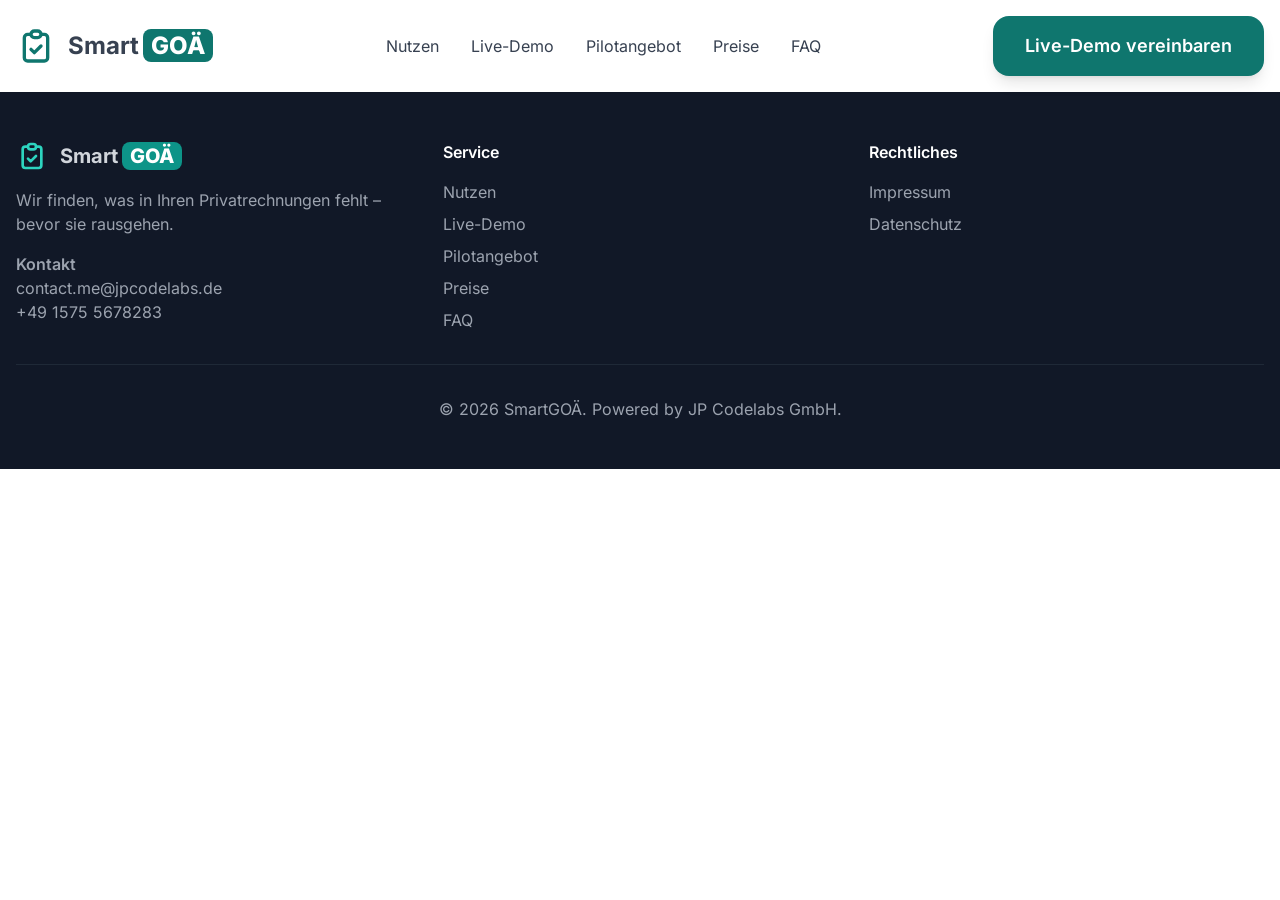
<file: datenschutz.html>
<!doctype html>
<html lang="de">
  <head>
    <meta charset="UTF-8" />
    <meta name="viewport" content="width=device-width, initial-scale=1.0" />

    <!-- Icons: Google zeigt das Favicon in der Ergebnisliste (Größe muss ein Vielfaches von 48 px sein) -->
    <link rel="icon" href="/favicon.ico" sizes="48x48" />
    <link rel="icon" href="/favicon.svg" type="image/svg+xml" />
    <link rel="icon" href="/icon-192x192.png" sizes="192x192" type="image/png" />
    <link rel="apple-touch-icon" href="/apple-touch-icon.png" sizes="180x180" />
    <link rel="manifest" href="/site.webmanifest" />
    <meta name="theme-color" content="#0f766e" />

    <!-- Primary SEO (pro Route überschrieben von scripts/seo-pages.js, Werte in src/seo.js) -->
    <title>Datenschutzerklärung | SmartGOÄ</title>
    <meta name="description" content="Datenschutzerklärung von SmartGOÄ, einem Angebot der JP Codelabs GmbH." />
    <meta name="keywords" content="GOÄ Abrechnung, GOÄ Rechnungsprüfung, GOÄ Software, Privatabrechnung Arzt, Privatliquidation, Abrechnungssoftware Privatpraxis, GOÄ Ziffern prüfen, Steigerungsfaktor GOÄ, GOÄ-Novelle" />
    <meta name="author" content="JP Codelabs GmbH" />
    <meta name="publisher" content="JP Codelabs GmbH" />
    <meta name="robots" content="noindex, follow" />
    <meta name="googlebot" content="noindex, follow" />
    <link rel="canonical" href="https://xn--smartgo-cxa.de/datenschutz" />
    <link rel="alternate" hreflang="de" href="https://xn--smartgo-cxa.de/datenschutz" />
    <link rel="alternate" hreflang="x-default" href="https://xn--smartgo-cxa.de/datenschutz" />

    <!-- Open Graph (Facebook, LinkedIn, WhatsApp) -->
    <meta property="og:type" content="website" />
    <meta property="og:url" content="https://xn--smartgo-cxa.de/datenschutz" />
    <meta property="og:title" content="Datenschutzerklärung | SmartGOÄ" />
    <meta property="og:description" content="Leistung erbracht, dokumentiert – und nicht abgerechnet? SmartGOÄ gleicht jede Privatrechnung mit der Dokumentation ab, bevor sie rausgeht. Live-Demo, danach 3 Monate kostenlos und ab 49 € im Monat." />
    <meta property="og:locale" content="de_DE" />
    <meta property="og:site_name" content="SmartGOÄ" />
    <meta property="og:image" content="https://xn--smartgo-cxa.de/og-image.png" />
    <meta property="og:image:type" content="image/png" />
    <meta property="og:image:width" content="1200" />
    <meta property="og:image:height" content="627" />
    <meta property="og:image:alt" content="SmartGOÄ: Rechnungsprüfung mit gefundenen GOÄ-Positionen" />

    <!-- Twitter Card -->
    <meta name="twitter:card" content="summary_large_image" />
    <meta name="twitter:image" content="https://xn--smartgo-cxa.de/og-image.png" />
    <meta name="twitter:title" content="SmartGOÄ – GOÄ-Rechnungsprüfung für Privatpraxen" />
    <meta name="twitter:description" content="Leistung erbracht, dokumentiert – und nicht abgerechnet? SmartGOÄ gleicht jede Privatrechnung mit der Dokumentation ab, bevor sie rausgeht." />

    <!-- Structured Data (JSON-LD) -->
    <!-- WebSite: liefert Google den Website-Namen über dem Ergebnis ("SmartGOÄ" statt der Domain) -->
    <script type="application/ld+json">
    {
      "@context": "https://schema.org",
      "@type": "WebSite",
      "@id": "https://xn--smartgo-cxa.de/#website",
      "name": "SmartGOÄ",
      "alternateName": ["Smart GOÄ", "SmartGOAE", "smartgoä.de"],
      "url": "https://xn--smartgo-cxa.de/",
      "inLanguage": "de-DE",
      "publisher": { "@id": "https://xn--smartgo-cxa.de/#organization" }
    }
    </script>
    <!-- Organization: Logo und Kontakt für das Knowledge Panel -->
    <script type="application/ld+json">
    {
      "@context": "https://schema.org",
      "@type": "Organization",
      "@id": "https://xn--smartgo-cxa.de/#organization",
      "name": "SmartGOÄ",
      "legalName": "JP Codelabs GmbH",
      "url": "https://xn--smartgo-cxa.de/",
      "logo": {
        "@type": "ImageObject",
        "url": "https://xn--smartgo-cxa.de/icon-512x512.png",
        "width": 512,
        "height": 512
      },
      "description": "SmartGOÄ ist die Software zur GOÄ-Rechnungsprüfung für Privatpraxen: Jede Privatrechnung wird vor dem Versand gegen die Behandlungsdokumentation geprüft.",
      "email": "contact.me@jpcodelabs.de",
      "address": {
        "@type": "PostalAddress",
        "streetAddress": "Im Kleinen Eschle 15",
        "addressLocality": "Villingen-Schwenningen",
        "postalCode": "78054",
        "addressCountry": "DE"
      },
      "contactPoint": {
        "@type": "ContactPoint",
        "email": "contact.me@jpcodelabs.de",
        "telephone": "+49 1575 5678283",
        "contactType": "customer service",
        "availableLanguage": "de"
      },
      "parentOrganization": {
        "@type": "Organization",
        "name": "JP Codelabs GmbH",
        "url": "https://jpcodelabs.com"
      }
    }
    </script>
    <script type="application/ld+json">
    {
      "@context": "https://schema.org",
      "@type": "SoftwareApplication",
      "name": "SmartGOÄ",
      "description": "SmartGOÄ prüft Privatrechnungen nach GOÄ vor dem Versand gegen die Behandlungsdokumentation und schlägt fehlende Positionen vor – mit GOÄ-Regeln und KI, nachvollziehbar und mit ärztlicher Freigabe.",
      "url": "https://xn--smartgo-cxa.de/",
      "applicationCategory": "BusinessApplication",
      "operatingSystem": "Web",
      "inLanguage": "de-DE",
      "screenshot": "https://xn--smartgo-cxa.de/og-image.png",
      "featureList": [
        "Fehlende GOÄ-Ziffern, Anzahl und Zuschläge finden",
        "Ausschlüsse und Pflichtangaben vor dem Versand prüfen",
        "Steigerungsfaktor mit Begründungstext",
        "Import aus jedem Praxisprogramm"
      ],
      "offers": {
        "@type": "AggregateOffer",
        "lowPrice": "49",
        "highPrice": "199",
        "priceCurrency": "EUR",
        "offerCount": "3",
        "availability": "https://schema.org/InStock",
        "url": "https://xn--smartgo-cxa.de/preise"
      },
      "publisher": { "@id": "https://xn--smartgo-cxa.de/#organization" },
      "audience": {
        "@type": "Audience",
        "audienceType": "Privatpraxen, Arztpraxen mit Privatpatienten, MVZ"
      }
    }
    </script>
    <script type="module" crossorigin src="/assets/index-DNKMW8YF.js"></script>
    <link rel="modulepreload" crossorigin href="/assets/vue-router-DeVLHg9x.js">
    <link rel="stylesheet" crossorigin href="/assets/index-BPZSxoIN.css">
  </head>
  <body>
    <div id="app"><div class="min-h-screen bg-white"><header class="bg-white shadow-sm sticky top-0 z-50"><div class="container mx-auto px-4 py-4 flex justify-between items-center"><a href="/" class="flex items-center"><svg class="h-10 w-10 text-brand-primary mr-3" fill="none" stroke="currentColor" viewBox="0 0 24 24"><path stroke-linecap="round" stroke-linejoin="round" stroke-width="2" d="M9 5H7a2 2 0 00-2 2v12a2 2 0 002 2h10a2 2 0 002-2V7a2 2 0 00-2-2h-2M9 5a2 2 0 002 2h2a2 2 0 002-2M9 5a2 2 0 012-2h2a2 2 0 012 2m-6 9l2 2 4-4"></path></svg><span class="text-2xl"><span class="text-gray-700 font-bold">Smart</span><span class="ml-1 px-2 py-0.5 rounded-lg bg-brand-primary text-white font-extrabold">GOÄ</span></span></a><nav class="hidden lg:flex space-x-8"><!--[--><a href="/nutzen" class="text-gray-700 hover:text-brand-primary transition-colors">Nutzen</a><a href="/live-demo" class="text-gray-700 hover:text-brand-primary transition-colors">Live-Demo</a><a href="/pilotangebot" class="text-gray-700 hover:text-brand-primary transition-colors">Pilotangebot</a><a href="/preise" class="text-gray-700 hover:text-brand-primary transition-colors">Preise</a><a href="/faq" class="text-gray-700 hover:text-brand-primary transition-colors">FAQ</a><!--]--></nav><a href="/starten" class="btn hidden lg:inline-flex">Live-Demo vereinbaren</a><button class="lg:hidden" aria-label="Menü öffnen"><svg class="w-6 h-6" fill="none" stroke="currentColor" viewBox="0 0 24 24"><path stroke-linecap="round" stroke-linejoin="round" stroke-width="2" d="M4 6h16M4 12h16M4 18h16"></path></svg></button></div><!----></header><div class="min-h-screen bg-white"><div class="bg-gray-50 border-b"><div class="container mx-auto px-4 py-4"><a href="/" class="inline-flex items-center text-brand-primary hover:text-brand-primary/80"><svg class="w-4 h-4 mr-2" fill="none" stroke="currentColor" viewBox="0 0 24 24"><path stroke-linecap="round" stroke-linejoin="round" stroke-width="2" d="M15 19l-7-7 7-7"></path></svg> Zurück zur Startseite </a></div></div><div class="container mx-auto px-4 py-16"><div class="max-w-4xl mx-auto"><h1 class="text-4xl font-bold text-gray-900 mb-8">Datenschutzerklärung</h1><div class="prose prose-lg max-w-none prose-h2:text-2xl"><h2>1. Datenschutz auf einen Blick</h2><h3>Allgemeine Hinweise</h3><p> Die folgenden Hinweise geben einen einfachen Überblick darüber, was mit Ihren personenbezogenen Daten passiert, wenn Sie diese Website besuchen. Personenbezogene Daten sind alle Daten, mit denen Sie persönlich identifiziert werden können. Ausführliche Informationen zum Thema Datenschutz entnehmen Sie unserer unter diesem Text aufgeführten Datenschutzerklärung. </p><h3>Datenerfassung auf dieser Website</h3><h4>Wer ist verantwortlich für die Datenerfassung auf dieser Website?</h4><p> Die Datenverarbeitung auf dieser Website erfolgt durch den Websitebetreiber. Dessen Kontaktdaten können Sie dem Abschnitt Hinweis zur Verantwortlichen Stelle in dieser Datenschutzerklärung entnehmen. </p><h4>Wie erfassen wir Ihre Daten?</h4><p> Ihre Daten werden zum einen dadurch erhoben, dass Sie uns diese mitteilen. Hierbei kann es sich z. B. um Daten handeln, die Sie uns per E-Mail senden. </p><p> Andere Daten werden automatisch oder nach Ihrer Einwilligung beim Besuch der Website durch unsere IT-Systeme erfasst. Das sind vor allem technische Daten (z. B. Internetbrowser, Betriebssystem oder Uhrzeit des Seitenaufrufs). Die Erfassung dieser Daten erfolgt automatisch, sobald Sie diese Website betreten. </p><h4>Wofür nutzen wir Ihre Daten?</h4><p> Ein Teil der Daten wird erhoben, um eine fehlerfreie Bereitstellung der Website zu gewährleisten. Andere Daten können zur Analyse Ihres Nutzerverhaltens verwendet werden. Sofern über die Website Verträge geschlossen oder angebahnt werden können, werden die übermittelten Daten auch für Vertragsangebote, Bestellungen oder sonstige Auftragsanfragen verarbeitet. </p><h4>Welche Rechte haben Sie bezüglich Ihrer Daten?</h4><p> Sie haben jederzeit das Recht, unentgeltlich Auskunft über Herkunft, Empfänger und Zweck Ihrer gespeicherten personenbezogenen Daten zu erhalten. Sie haben außerdem ein Recht, die Berichtigung oder Löschung dieser Daten zu verlangen. Wenn Sie eine Einwilligung zur Datenverarbeitung erteilt haben, können Sie diese Einwilligung jederzeit für die Zukunft widerrufen. Außerdem haben Sie das Recht, unter bestimmten Umständen die Einschränkung der Verarbeitung Ihrer personenbezogenen Daten zu verlangen. Des Weiteren steht Ihnen ein Beschwerderecht bei der zuständigen Aufsichtsbehörde zu. </p><h2>2. Hosting</h2><p> Wir hosten die Inhalte unserer Website bei einem externen Dienstleister. Die Verarbeitung der Zugriffsdaten auf dieser Website erfolgt gemäß den datenschutzrechtlichen Bestimmungen durch unseren Hosting-Partner. </p><h2>3. Allgemeine Hinweise und Pflichtinformationen</h2><h3>Datenschutz</h3><p> Die Betreiber dieser Seiten nehmen den Schutz Ihrer persönlichen Daten sehr ernst. Wir behandeln Ihre personenbezogenen Daten vertraulich und entsprechend den gesetzlichen Datenschutzvorschriften sowie dieser Datenschutzerklärung. </p><p> Wenn Sie diese Website benutzen, werden verschiedene personenbezogene Daten erhoben. Personenbezogene Daten sind Daten, mit denen Sie persönlich identifiziert werden können. Die vorliegende Datenschutzerklärung erläutert, welche Daten wir erheben und wofür wir sie nutzen. Sie erläutert auch, wie und zu welchem Zweck das geschieht. </p><h3>Hinweis zur verantwortlichen Stelle</h3><p> Die verantwortliche Stelle für die Datenverarbeitung auf dieser Website ist: </p><p> JP Codelabs GmbH<br> Im kleinen Eschle 15<br> 78054 Villingen-Schwenningen </p><p> Telefon: +49 1575 5678283<br> E-Mail: contact.me@jpcodelabs.de </p><h3>Speicherdauer</h3><p> Soweit innerhalb dieser Datenschutzerklärung keine speziellere Speicherdauer genannt wurde, verbleiben Ihre personenbezogenen Daten bei uns, bis der Zweck für die Datenverarbeitung entfällt. Wenn Sie ein berechtigtes Löschersuchen geltend machen oder eine Einwilligung zur Datenverarbeitung widerrufen, werden Ihre Daten gelöscht, sofern wir keine anderen rechtlich zulässigen Gründe für die Speicherung Ihrer personenbezogenen Daten haben (z. B. steuer- oder handelsrechtliche Aufbewahrungsfristen). </p><h3>Widerruf Ihrer Einwilligung zur Datenverarbeitung</h3><p> Viele Datenverarbeitungsvorgänge sind nur mit Ihrer ausdrücklichen Einwilligung möglich. Sie können eine bereits erteilte Einwilligung jederzeit widerrufen. Die Rechtmäßigkeit der bis zum Widerruf erfolgten Datenverarbeitung bleibt vom Widerruf unberührt. </p><h3>Beschwerderecht bei der zuständigen Aufsichtsbehörde</h3><p> Im Falle von Verstößen gegen die DSGVO steht den Betroffenen ein Beschwerderecht bei einer Aufsichtsbehörde, insbesondere in dem Mitgliedstaat ihres gewöhnlichen Aufenthalts, ihres Arbeitsplatzes oder des Orts des mutmaßlichen Verstoßes zu. Das Beschwerderecht besteht unbeschadet anderweitiger verwaltungsrechtlicher oder gerichtlicher Rechtsbehelfe. </p><h2>4. Datenerfassung auf dieser Website</h2><h3>Anfrageformular</h3><p> Wenn Sie uns über das Anfrageformular kontaktieren, verarbeiten wir Ihre Angaben (E-Mail-Adresse und freiwillige Angaben wie Name, Praxis, Fachrichtung, Praxisverwaltungssystem, Telefonnummer, Nachricht sowie das gewählte Paket) zur Bearbeitung Ihrer Anfrage und für Anschlussfragen. </p><p> Die Formulareingaben werden verschlüsselt an unseren eigenen Server übertragen und in unserer selbst betriebenen Datenbank gespeichert. Beide Systeme laufen auf Servern der Hetzner Online GmbH in Deutschland; eine Weitergabe an Dritte findet nicht statt. Rechtsgrundlage ist Art. 6 Abs. 1 lit. b DSGVO (vorvertragliche Maßnahmen) bzw. Art. 6 Abs. 1 lit. f DSGVO (berechtigtes Interesse an der Bearbeitung von Anfragen). Bitte übermitteln Sie über das Formular keine Patientendaten. </p><h3>Anfrage per E-Mail oder Telefon</h3><p> Wenn Sie uns per E-Mail oder Telefon kontaktieren, wird Ihre Anfrage inklusive aller daraus hervorgehenden personenbezogenen Daten (Name, Anfrage) zum Zwecke der Bearbeitung Ihres Anliegens bei uns gespeichert und verarbeitet. Diese Daten geben wir nicht ohne Ihre Einwilligung weiter. </p><p> Die Verarbeitung dieser Daten erfolgt auf Grundlage von Art. 6 Abs. 1 lit. b DSGVO, sofern Ihre Anfrage mit der Erfüllung eines Vertrags zusammenhängt oder zur Durchführung vorvertraglicher Maßnahmen erforderlich ist. In allen übrigen Fällen beruht die Verarbeitung auf unserem berechtigten Interesse an der effektiven Bearbeitung der an uns gerichteten Anfragen (Art. 6 Abs. 1 lit. f DSGVO) oder auf Ihrer Einwilligung (Art. 6 Abs. 1 lit. a DSGVO) sofern diese abgefragt wurde. </p><h3>Cookies und Analyse-Tools</h3><p> Diese Website setzt keine Cookies und keine Analyse- oder Tracking-Tools ein. </p><p class="mt-12 text-sm text-gray-600"><strong>Hinweis:</strong> Diese Datenschutzerklärung gilt für SmartGOÄ, betrieben durch JP Codelabs GmbH. </p></div></div></div></div><footer class="bg-gray-900 text-white py-12"><div class="container mx-auto px-4"><div class="grid md:grid-cols-3 gap-8"><div><div class="flex items-center mb-4"><svg class="h-8 w-8 text-teal-400 mr-3" fill="none" stroke="currentColor" viewBox="0 0 24 24"><path stroke-linecap="round" stroke-linejoin="round" stroke-width="2" d="M9 5H7a2 2 0 00-2 2v12a2 2 0 002 2h10a2 2 0 002-2V7a2 2 0 00-2-2h-2M9 5a2 2 0 002 2h2a2 2 0 002-2M9 5a2 2 0 012-2h2a2 2 0 012 2m-6 9l2 2 4-4"></path></svg><span class="text-xl"><span class="text-gray-300 font-bold">Smart</span><span class="ml-1 px-2 py-0.5 rounded-lg bg-teal-600 text-white font-extrabold">GOÄ</span></span></div><p class="text-gray-400 mb-4">Wir finden, was in Ihren Privatrechnungen fehlt – bevor sie rausgehen.</p><div class="text-gray-400"><p class="font-semibold">Kontakt</p><p>contact.me@jpcodelabs.de</p><p>+49 1575 5678283</p></div></div><div><h4 class="font-semibold mb-4">Service</h4><ul class="space-y-2 text-gray-400"><li><a href="/nutzen" class="hover:text-white">Nutzen</a></li><li><a href="/live-demo" class="hover:text-white">Live-Demo</a></li><li><a href="/pilotangebot" class="hover:text-white">Pilotangebot</a></li><li><a href="/preise" class="hover:text-white">Preise</a></li><li><a href="/faq" class="hover:text-white">FAQ</a></li></ul></div><div><h4 class="font-semibold mb-4">Rechtliches</h4><ul class="space-y-2 text-gray-400"><li><a href="/impressum" class="hover:text-white">Impressum</a></li><li><a aria-current="page" href="/datenschutz" class="router-link-active router-link-exact-active hover:text-white">Datenschutz</a></li></ul></div></div><div class="border-t border-gray-800 mt-8 pt-8 text-center text-gray-400"><p>© 2026 SmartGOÄ. Powered by JP Codelabs GmbH.</p></div></div></footer></div></div>
  </body>
</html>
</file>
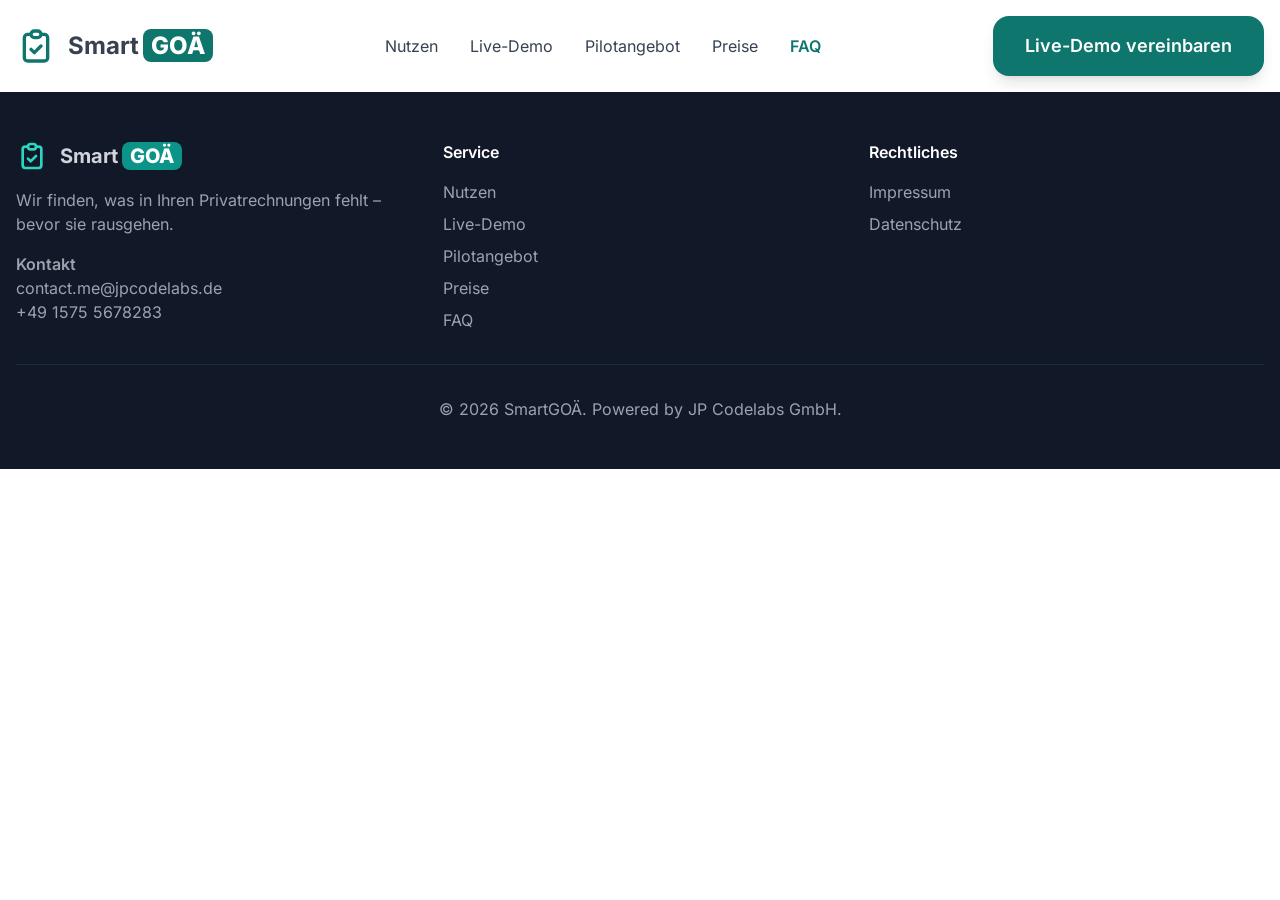
<file: faq.html>
<!doctype html>
<html lang="de">
  <head>
    <meta charset="UTF-8" />
    <meta name="viewport" content="width=device-width, initial-scale=1.0" />

    <!-- Icons: Google zeigt das Favicon in der Ergebnisliste (Größe muss ein Vielfaches von 48 px sein) -->
    <link rel="icon" href="/favicon.ico" sizes="48x48" />
    <link rel="icon" href="/favicon.svg" type="image/svg+xml" />
    <link rel="icon" href="/icon-192x192.png" sizes="192x192" type="image/png" />
    <link rel="apple-touch-icon" href="/apple-touch-icon.png" sizes="180x180" />
    <link rel="manifest" href="/site.webmanifest" />
    <meta name="theme-color" content="#0f766e" />

    <!-- Primary SEO (pro Route überschrieben von scripts/seo-pages.js, Werte in src/seo.js) -->
    <title>Häufige Fragen zur GOÄ-Rechnungsprüfung | SmartGOÄ</title>
    <meta name="description" content="Antworten zu SmartGOÄ: Ablauf des Pilots, Kosten, Datenschutz, KI und Regeln, unterstützte Praxisprogramme und das Zusammenspiel mit Ihrer Verrechnungsstelle." />
    <meta name="keywords" content="GOÄ Abrechnung, GOÄ Rechnungsprüfung, GOÄ Software, Privatabrechnung Arzt, Privatliquidation, Abrechnungssoftware Privatpraxis, GOÄ Ziffern prüfen, Steigerungsfaktor GOÄ, GOÄ-Novelle" />
    <meta name="author" content="JP Codelabs GmbH" />
    <meta name="publisher" content="JP Codelabs GmbH" />
    <meta name="robots" content="index, follow" />
    <meta name="googlebot" content="index, follow, max-image-preview:large, max-snippet:-1, max-video-preview:-1" />
    <link rel="canonical" href="https://xn--smartgo-cxa.de/faq" />
    <link rel="alternate" hreflang="de" href="https://xn--smartgo-cxa.de/faq" />
    <link rel="alternate" hreflang="x-default" href="https://xn--smartgo-cxa.de/faq" />

    <!-- Open Graph (Facebook, LinkedIn, WhatsApp) -->
    <meta property="og:type" content="website" />
    <meta property="og:url" content="https://xn--smartgo-cxa.de/faq" />
    <meta property="og:title" content="Häufige Fragen zur GOÄ-Rechnungsprüfung | SmartGOÄ" />
    <meta property="og:description" content="Leistung erbracht, dokumentiert – und nicht abgerechnet? SmartGOÄ gleicht jede Privatrechnung mit der Dokumentation ab, bevor sie rausgeht. Live-Demo, danach 3 Monate kostenlos und ab 49 € im Monat." />
    <meta property="og:locale" content="de_DE" />
    <meta property="og:site_name" content="SmartGOÄ" />
    <meta property="og:image" content="https://xn--smartgo-cxa.de/og-image.png" />
    <meta property="og:image:type" content="image/png" />
    <meta property="og:image:width" content="1200" />
    <meta property="og:image:height" content="627" />
    <meta property="og:image:alt" content="SmartGOÄ: Rechnungsprüfung mit gefundenen GOÄ-Positionen" />

    <!-- Twitter Card -->
    <meta name="twitter:card" content="summary_large_image" />
    <meta name="twitter:image" content="https://xn--smartgo-cxa.de/og-image.png" />
    <meta name="twitter:title" content="SmartGOÄ – GOÄ-Rechnungsprüfung für Privatpraxen" />
    <meta name="twitter:description" content="Leistung erbracht, dokumentiert – und nicht abgerechnet? SmartGOÄ gleicht jede Privatrechnung mit der Dokumentation ab, bevor sie rausgeht." />

    <!-- Structured Data (JSON-LD) -->
    <!-- WebSite: liefert Google den Website-Namen über dem Ergebnis ("SmartGOÄ" statt der Domain) -->
    <script type="application/ld+json">
    {
      "@context": "https://schema.org",
      "@type": "WebSite",
      "@id": "https://xn--smartgo-cxa.de/#website",
      "name": "SmartGOÄ",
      "alternateName": ["Smart GOÄ", "SmartGOAE", "smartgoä.de"],
      "url": "https://xn--smartgo-cxa.de/",
      "inLanguage": "de-DE",
      "publisher": { "@id": "https://xn--smartgo-cxa.de/#organization" }
    }
    </script>
    <!-- Organization: Logo und Kontakt für das Knowledge Panel -->
    <script type="application/ld+json">
    {
      "@context": "https://schema.org",
      "@type": "Organization",
      "@id": "https://xn--smartgo-cxa.de/#organization",
      "name": "SmartGOÄ",
      "legalName": "JP Codelabs GmbH",
      "url": "https://xn--smartgo-cxa.de/",
      "logo": {
        "@type": "ImageObject",
        "url": "https://xn--smartgo-cxa.de/icon-512x512.png",
        "width": 512,
        "height": 512
      },
      "description": "SmartGOÄ ist die Software zur GOÄ-Rechnungsprüfung für Privatpraxen: Jede Privatrechnung wird vor dem Versand gegen die Behandlungsdokumentation geprüft.",
      "email": "contact.me@jpcodelabs.de",
      "address": {
        "@type": "PostalAddress",
        "streetAddress": "Im Kleinen Eschle 15",
        "addressLocality": "Villingen-Schwenningen",
        "postalCode": "78054",
        "addressCountry": "DE"
      },
      "contactPoint": {
        "@type": "ContactPoint",
        "email": "contact.me@jpcodelabs.de",
        "telephone": "+49 1575 5678283",
        "contactType": "customer service",
        "availableLanguage": "de"
      },
      "parentOrganization": {
        "@type": "Organization",
        "name": "JP Codelabs GmbH",
        "url": "https://jpcodelabs.com"
      }
    }
    </script>
    <script type="application/ld+json">
    {
      "@context": "https://schema.org",
      "@type": "SoftwareApplication",
      "name": "SmartGOÄ",
      "description": "SmartGOÄ prüft Privatrechnungen nach GOÄ vor dem Versand gegen die Behandlungsdokumentation und schlägt fehlende Positionen vor – mit GOÄ-Regeln und KI, nachvollziehbar und mit ärztlicher Freigabe.",
      "url": "https://xn--smartgo-cxa.de/",
      "applicationCategory": "BusinessApplication",
      "operatingSystem": "Web",
      "inLanguage": "de-DE",
      "screenshot": "https://xn--smartgo-cxa.de/og-image.png",
      "featureList": [
        "Fehlende GOÄ-Ziffern, Anzahl und Zuschläge finden",
        "Ausschlüsse und Pflichtangaben vor dem Versand prüfen",
        "Steigerungsfaktor mit Begründungstext",
        "Import aus jedem Praxisprogramm"
      ],
      "offers": {
        "@type": "AggregateOffer",
        "lowPrice": "49",
        "highPrice": "199",
        "priceCurrency": "EUR",
        "offerCount": "3",
        "availability": "https://schema.org/InStock",
        "url": "https://xn--smartgo-cxa.de/preise"
      },
      "publisher": { "@id": "https://xn--smartgo-cxa.de/#organization" },
      "audience": {
        "@type": "Audience",
        "audienceType": "Privatpraxen, Arztpraxen mit Privatpatienten, MVZ"
      }
    }
    </script>
    <script type="module" crossorigin src="/assets/index-DNKMW8YF.js"></script>
    <link rel="modulepreload" crossorigin href="/assets/vue-router-DeVLHg9x.js">
    <link rel="stylesheet" crossorigin href="/assets/index-BPZSxoIN.css">
  </head>
  <body>
    <div id="app"><div class="min-h-screen bg-white"><header class="bg-white shadow-sm sticky top-0 z-50"><div class="container mx-auto px-4 py-4 flex justify-between items-center"><a href="/" class="flex items-center"><svg class="h-10 w-10 text-brand-primary mr-3" fill="none" stroke="currentColor" viewBox="0 0 24 24"><path stroke-linecap="round" stroke-linejoin="round" stroke-width="2" d="M9 5H7a2 2 0 00-2 2v12a2 2 0 002 2h10a2 2 0 002-2V7a2 2 0 00-2-2h-2M9 5a2 2 0 002 2h2a2 2 0 002-2M9 5a2 2 0 012-2h2a2 2 0 012 2m-6 9l2 2 4-4"></path></svg><span class="text-2xl"><span class="text-gray-700 font-bold">Smart</span><span class="ml-1 px-2 py-0.5 rounded-lg bg-brand-primary text-white font-extrabold">GOÄ</span></span></a><nav class="hidden lg:flex space-x-8"><!--[--><a href="/nutzen" class="text-gray-700 hover:text-brand-primary transition-colors">Nutzen</a><a href="/live-demo" class="text-gray-700 hover:text-brand-primary transition-colors">Live-Demo</a><a href="/pilotangebot" class="text-gray-700 hover:text-brand-primary transition-colors">Pilotangebot</a><a href="/preise" class="text-gray-700 hover:text-brand-primary transition-colors">Preise</a><a aria-current="page" href="/faq" class="router-link-active !text-brand-primary font-semibold text-gray-700 hover:text-brand-primary transition-colors">FAQ</a><!--]--></nav><a href="/starten" class="btn hidden lg:inline-flex">Live-Demo vereinbaren</a><button class="lg:hidden" aria-label="Menü öffnen"><svg class="w-6 h-6" fill="none" stroke="currentColor" viewBox="0 0 24 24"><path stroke-linecap="round" stroke-linejoin="round" stroke-width="2" d="M4 6h16M4 12h16M4 18h16"></path></svg></button></div><!----></header><main><section id="faq" class="section bg-gray-50"><div class="container"><div class="text-center max-w-3xl mx-auto mb-12"><p class="eyebrow">Fragen</p><h1 class="text-3xl md:text-4xl font-bold text-gray-900 tracking-tight">Was Praxen vor dem Start wissen wollen.</h1></div><div class="max-w-3xl mx-auto divide-y divide-gray-200 border-y border-gray-200"><!--[--><details class="group"><summary class="flex cursor-pointer list-none items-center justify-between gap-4 py-5 text-lg font-semibold text-gray-900 [&amp;::-webkit-details-marker]:hidden">Wie läuft der Pilot ab? <svg class="w-5 h-5 flex-shrink-0 text-gray-400 transition-transform group-open:rotate-45" fill="none" stroke="currentColor" viewBox="0 0 24 24"><path stroke-linecap="round" stroke-linejoin="round" stroke-width="2" d="M12 4v16m8-8H4"></path></svg></summary><p class="pb-5 pr-9 text-gray-600 leading-relaxed">Zuerst zeigen wir Ihnen SmartGOÄ in einer kurzen Live-Demo per Video oder Telefon. Passt es zu Ihrer Praxis, nutzen Sie SmartGOÄ 3 Monate kostenlos, ohne Zahlungsdaten. Die Einrichtung übernehmen wir. Ihr Aufwand: etwa 20 Minuten und ein Export aus Ihrem Praxisprogramm. Danach entscheiden Sie, ob Sie weitermachen. Bringt Ihnen SmartGOÄ keinen Nutzen, hören Sie einfach auf – es kostet Sie nichts.</p></details><details class="group"><summary class="flex cursor-pointer list-none items-center justify-between gap-4 py-5 text-lg font-semibold text-gray-900 [&amp;::-webkit-details-marker]:hidden">Was kostet SmartGOÄ danach? <svg class="w-5 h-5 flex-shrink-0 text-gray-400 transition-transform group-open:rotate-45" fill="none" stroke="currentColor" viewBox="0 0 24 24"><path stroke-linecap="round" stroke-linejoin="round" stroke-width="2" d="M12 4v16m8-8H4"></path></svg></summary><p class="pb-5 pr-9 text-gray-600 leading-relaxed">Ab 49 € im Monat zzgl. MwSt., je nach Paket. Sie können monatlich kündigen, es gibt keine Einrichtungsgebühr und keine versteckten Kosten.</p></details><details class="group"><summary class="flex cursor-pointer list-none items-center justify-between gap-4 py-5 text-lg font-semibold text-gray-900 [&amp;::-webkit-details-marker]:hidden">Rechnet SmartGOÄ automatisch ab? <svg class="w-5 h-5 flex-shrink-0 text-gray-400 transition-transform group-open:rotate-45" fill="none" stroke="currentColor" viewBox="0 0 24 24"><path stroke-linecap="round" stroke-linejoin="round" stroke-width="2" d="M12 4v16m8-8H4"></path></svg></summary><p class="pb-5 pr-9 text-gray-600 leading-relaxed">Nein. SmartGOÄ ist ein Prüfwerkzeug, die Letztentscheidung liegt immer bei Ihnen. Ihre importierten Positionen werden nie verändert – ein Vorschlag wird erst durch Ihre Freigabe Teil der Rechnung.</p></details><details class="group"><summary class="flex cursor-pointer list-none items-center justify-between gap-4 py-5 text-lg font-semibold text-gray-900 [&amp;::-webkit-details-marker]:hidden">Ist das KI? Muss ich dann alles nachkontrollieren? <svg class="w-5 h-5 flex-shrink-0 text-gray-400 transition-transform group-open:rotate-45" fill="none" stroke="currentColor" viewBox="0 0 24 24"><path stroke-linecap="round" stroke-linejoin="round" stroke-width="2" d="M12 4v16m8-8H4"></path></svg></summary><p class="pb-5 pr-9 text-gray-600 leading-relaxed">Beides: Die Prüfung kombiniert feste GOÄ-Regeln mit KI. Die Regeln prüfen Ziffern, Ausschlüsse und Pflichtangaben, die KI liest Ihre Dokumentation und findet erbrachte Leistungen, die noch auf der Rechnung fehlen. Jeder Vorschlag zeigt, welche Stelle der Dokumentation ihn auslöst, und trägt eine Sicherheitsstufe. Eindeutige Fälle übernehmen Sie mit einem Klick, nur die unsicheren schauen Sie sich genauer an.</p></details><details class="group"><summary class="flex cursor-pointer list-none items-center justify-between gap-4 py-5 text-lg font-semibold text-gray-900 [&amp;::-webkit-details-marker]:hidden">Funktioniert das mit meinem Praxisverwaltungssystem? <svg class="w-5 h-5 flex-shrink-0 text-gray-400 transition-transform group-open:rotate-45" fill="none" stroke="currentColor" viewBox="0 0 24 24"><path stroke-linecap="round" stroke-linejoin="round" stroke-width="2" d="M12 4v16m8-8H4"></path></svg></summary><p class="pb-5 pr-9 text-gray-600 leading-relaxed">SmartGOÄ liest die Standard-Exporte, die praktisch jedes Praxisverwaltungssystem liefert – BDT und PAD. Weitere Formate wie PADneXt, GDT oder Labor-CSV binden wir auf Anfrage an – kostenlos und unverbindlich. Ohne Eingriff in Ihr PVS und ohne Systemwechsel.</p></details><details class="group"><summary class="flex cursor-pointer list-none items-center justify-between gap-4 py-5 text-lg font-semibold text-gray-900 [&amp;::-webkit-details-marker]:hidden">Wo landen meine Patientendaten? <svg class="w-5 h-5 flex-shrink-0 text-gray-400 transition-transform group-open:rotate-45" fill="none" stroke="currentColor" viewBox="0 0 24 24"><path stroke-linecap="round" stroke-linejoin="round" stroke-width="2" d="M12 4v16m8-8H4"></path></svg></summary><p class="pb-5 pr-9 text-gray-600 leading-relaxed">Auf Servern in Deutschland, bei der Hetzner Online GmbH. Mit Ihrer Praxis schließen wir einen Vertrag zur Auftragsverarbeitung nach Art. 28 DSGVO, und wir unterschreiben die Verpflichtung zur Verschwiegenheit nach § 203 StGB. Akten- und Rechnungsdaten löschen wir spätestens bei Vertragsende. Sie entscheiden, wann eine Rechnung die Praxis verlässt, etwa beim Versand an Patienten oder an ein Inkasso-Büro.</p></details><details class="group"><summary class="flex cursor-pointer list-none items-center justify-between gap-4 py-5 text-lg font-semibold text-gray-900 [&amp;::-webkit-details-marker]:hidden">Was passiert, wenn die neue GOÄ kommt? <svg class="w-5 h-5 flex-shrink-0 text-gray-400 transition-transform group-open:rotate-45" fill="none" stroke="currentColor" viewBox="0 0 24 24"><path stroke-linecap="round" stroke-linejoin="round" stroke-width="2" d="M12 4v16m8-8H4"></path></svg></summary><p class="pb-5 pr-9 text-gray-600 leading-relaxed">Ziffernkatalog und Prüfregeln liegen versioniert vor, nicht fest im Programm. Zum Stichtag wird der Katalog ausgetauscht – genau dann, wenn alle Abrechner neu lernen müssen.</p></details><details class="group"><summary class="flex cursor-pointer list-none items-center justify-between gap-4 py-5 text-lg font-semibold text-gray-900 [&amp;::-webkit-details-marker]:hidden">Ersetzt das meine Verrechnungsstelle? <svg class="w-5 h-5 flex-shrink-0 text-gray-400 transition-transform group-open:rotate-45" fill="none" stroke="currentColor" viewBox="0 0 24 24"><path stroke-linecap="round" stroke-linejoin="round" stroke-width="2" d="M12 4v16m8-8H4"></path></svg></summary><p class="pb-5 pr-9 text-gray-600 leading-relaxed">Ja, wenn Sie möchten. SmartGOÄ prüft die Rechnung, verschickt sie an Ihre Patienten und gibt unbezahlte Rechnungen an ein Inkasso-Büro weiter. Wenn Sie lieber bei Ihrer Verrechnungsstelle bleiben, geben Sie die geprüfte Rechnung einfach wie bisher dorthin.</p></details><!--]--></div></div></section><section class="section bg-gradient-to-br from-teal-800 via-brand-primary to-sky-700"><div class="container"><div class="text-center max-w-3xl mx-auto"><h2 class="text-4xl md:text-5xl font-bold text-white tracking-tight leading-tight mb-6"> Sehen Sie, was in <span class="text-teal-200">Ihren Rechnungen</span> fehlt. </h2><p class="text-xl text-white/90 mb-10"> Vereinbaren Sie eine kurze Live-Demo. Danach testen Sie 3 Monate kostenlos – die Einrichtung übernehmen wir. </p><a href="/starten" class="group inline-flex items-center px-10 py-5 bg-white text-teal-800 font-bold text-xl rounded-2xl shadow-2xl transform hover:scale-105 transition-all duration-300"><span class="mr-3">Live-Demo vereinbaren</span><svg class="w-6 h-6 transform group-hover:translate-x-1 transition-transform duration-300" fill="none" stroke="currentColor" viewBox="0 0 24 24"><path stroke-linecap="round" stroke-linejoin="round" stroke-width="2" d="M17 8l4 4m0 0l-4 4m4-4H3"></path></svg></a></div></div></section></main><footer class="bg-gray-900 text-white py-12"><div class="container mx-auto px-4"><div class="grid md:grid-cols-3 gap-8"><div><div class="flex items-center mb-4"><svg class="h-8 w-8 text-teal-400 mr-3" fill="none" stroke="currentColor" viewBox="0 0 24 24"><path stroke-linecap="round" stroke-linejoin="round" stroke-width="2" d="M9 5H7a2 2 0 00-2 2v12a2 2 0 002 2h10a2 2 0 002-2V7a2 2 0 00-2-2h-2M9 5a2 2 0 002 2h2a2 2 0 002-2M9 5a2 2 0 012-2h2a2 2 0 012 2m-6 9l2 2 4-4"></path></svg><span class="text-xl"><span class="text-gray-300 font-bold">Smart</span><span class="ml-1 px-2 py-0.5 rounded-lg bg-teal-600 text-white font-extrabold">GOÄ</span></span></div><p class="text-gray-400 mb-4">Wir finden, was in Ihren Privatrechnungen fehlt – bevor sie rausgehen.</p><div class="text-gray-400"><p class="font-semibold">Kontakt</p><p>contact.me@jpcodelabs.de</p><p>+49 1575 5678283</p></div></div><div><h4 class="font-semibold mb-4">Service</h4><ul class="space-y-2 text-gray-400"><li><a href="/nutzen" class="hover:text-white">Nutzen</a></li><li><a href="/live-demo" class="hover:text-white">Live-Demo</a></li><li><a href="/pilotangebot" class="hover:text-white">Pilotangebot</a></li><li><a href="/preise" class="hover:text-white">Preise</a></li><li><a aria-current="page" href="/faq" class="router-link-active router-link-exact-active hover:text-white">FAQ</a></li></ul></div><div><h4 class="font-semibold mb-4">Rechtliches</h4><ul class="space-y-2 text-gray-400"><li><a href="/impressum" class="hover:text-white">Impressum</a></li><li><a href="/datenschutz" class="hover:text-white">Datenschutz</a></li></ul></div></div><div class="border-t border-gray-800 mt-8 pt-8 text-center text-gray-400"><p>© 2026 SmartGOÄ. Powered by JP Codelabs GmbH.</p></div></div></footer></div></div>
  </body>
</html>
</file>
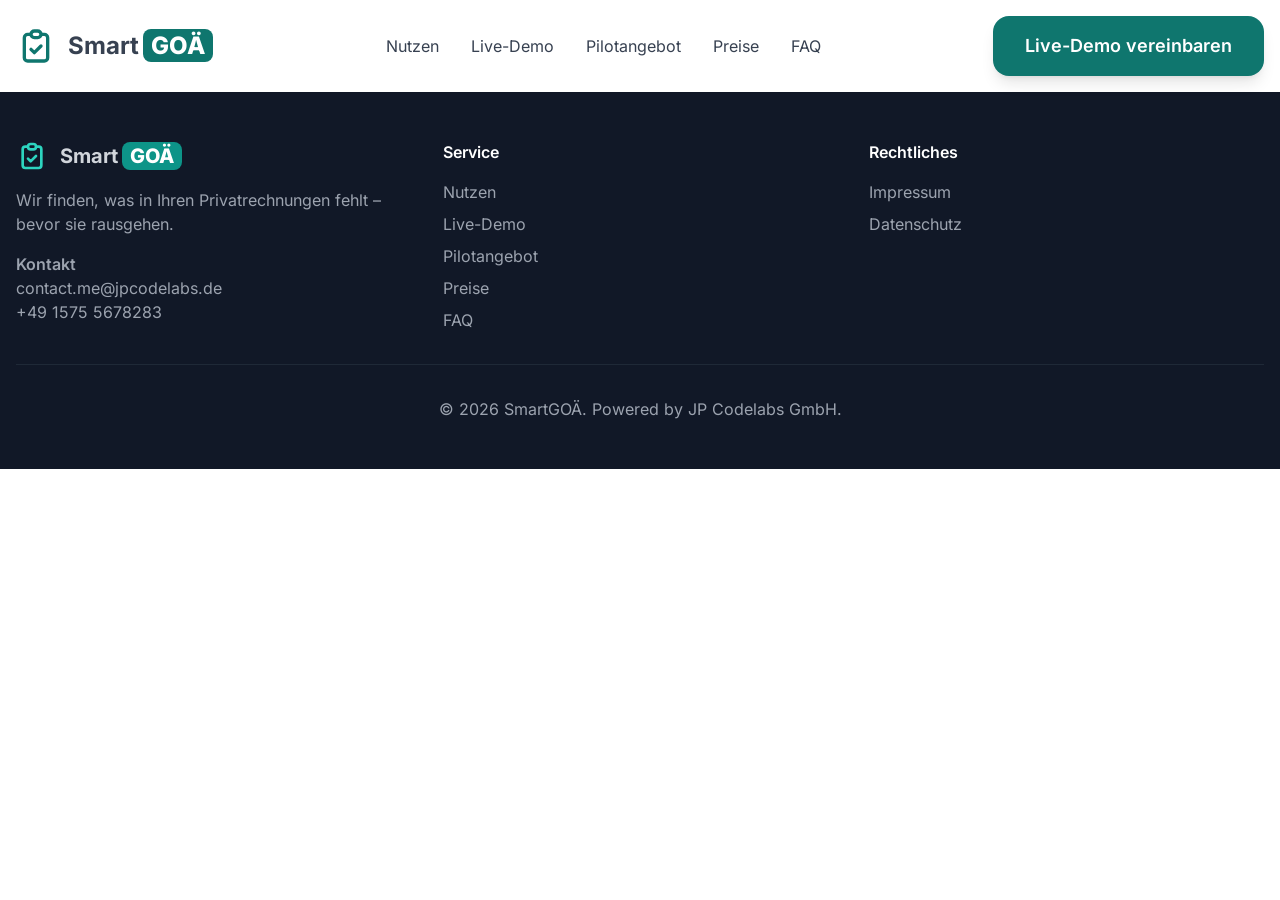
<file: impressum.html>
<!doctype html>
<html lang="de">
  <head>
    <meta charset="UTF-8" />
    <meta name="viewport" content="width=device-width, initial-scale=1.0" />

    <!-- Icons: Google zeigt das Favicon in der Ergebnisliste (Größe muss ein Vielfaches von 48 px sein) -->
    <link rel="icon" href="/favicon.ico" sizes="48x48" />
    <link rel="icon" href="/favicon.svg" type="image/svg+xml" />
    <link rel="icon" href="/icon-192x192.png" sizes="192x192" type="image/png" />
    <link rel="apple-touch-icon" href="/apple-touch-icon.png" sizes="180x180" />
    <link rel="manifest" href="/site.webmanifest" />
    <meta name="theme-color" content="#0f766e" />

    <!-- Primary SEO (pro Route überschrieben von scripts/seo-pages.js, Werte in src/seo.js) -->
    <title>Impressum | SmartGOÄ</title>
    <meta name="description" content="Impressum von SmartGOÄ, einem Angebot der JP Codelabs GmbH." />
    <meta name="keywords" content="GOÄ Abrechnung, GOÄ Rechnungsprüfung, GOÄ Software, Privatabrechnung Arzt, Privatliquidation, Abrechnungssoftware Privatpraxis, GOÄ Ziffern prüfen, Steigerungsfaktor GOÄ, GOÄ-Novelle" />
    <meta name="author" content="JP Codelabs GmbH" />
    <meta name="publisher" content="JP Codelabs GmbH" />
    <meta name="robots" content="noindex, follow" />
    <meta name="googlebot" content="noindex, follow" />
    <link rel="canonical" href="https://xn--smartgo-cxa.de/impressum" />
    <link rel="alternate" hreflang="de" href="https://xn--smartgo-cxa.de/impressum" />
    <link rel="alternate" hreflang="x-default" href="https://xn--smartgo-cxa.de/impressum" />

    <!-- Open Graph (Facebook, LinkedIn, WhatsApp) -->
    <meta property="og:type" content="website" />
    <meta property="og:url" content="https://xn--smartgo-cxa.de/impressum" />
    <meta property="og:title" content="Impressum | SmartGOÄ" />
    <meta property="og:description" content="Leistung erbracht, dokumentiert – und nicht abgerechnet? SmartGOÄ gleicht jede Privatrechnung mit der Dokumentation ab, bevor sie rausgeht. Live-Demo, danach 3 Monate kostenlos und ab 49 € im Monat." />
    <meta property="og:locale" content="de_DE" />
    <meta property="og:site_name" content="SmartGOÄ" />
    <meta property="og:image" content="https://xn--smartgo-cxa.de/og-image.png" />
    <meta property="og:image:type" content="image/png" />
    <meta property="og:image:width" content="1200" />
    <meta property="og:image:height" content="627" />
    <meta property="og:image:alt" content="SmartGOÄ: Rechnungsprüfung mit gefundenen GOÄ-Positionen" />

    <!-- Twitter Card -->
    <meta name="twitter:card" content="summary_large_image" />
    <meta name="twitter:image" content="https://xn--smartgo-cxa.de/og-image.png" />
    <meta name="twitter:title" content="SmartGOÄ – GOÄ-Rechnungsprüfung für Privatpraxen" />
    <meta name="twitter:description" content="Leistung erbracht, dokumentiert – und nicht abgerechnet? SmartGOÄ gleicht jede Privatrechnung mit der Dokumentation ab, bevor sie rausgeht." />

    <!-- Structured Data (JSON-LD) -->
    <!-- WebSite: liefert Google den Website-Namen über dem Ergebnis ("SmartGOÄ" statt der Domain) -->
    <script type="application/ld+json">
    {
      "@context": "https://schema.org",
      "@type": "WebSite",
      "@id": "https://xn--smartgo-cxa.de/#website",
      "name": "SmartGOÄ",
      "alternateName": ["Smart GOÄ", "SmartGOAE", "smartgoä.de"],
      "url": "https://xn--smartgo-cxa.de/",
      "inLanguage": "de-DE",
      "publisher": { "@id": "https://xn--smartgo-cxa.de/#organization" }
    }
    </script>
    <!-- Organization: Logo und Kontakt für das Knowledge Panel -->
    <script type="application/ld+json">
    {
      "@context": "https://schema.org",
      "@type": "Organization",
      "@id": "https://xn--smartgo-cxa.de/#organization",
      "name": "SmartGOÄ",
      "legalName": "JP Codelabs GmbH",
      "url": "https://xn--smartgo-cxa.de/",
      "logo": {
        "@type": "ImageObject",
        "url": "https://xn--smartgo-cxa.de/icon-512x512.png",
        "width": 512,
        "height": 512
      },
      "description": "SmartGOÄ ist die Software zur GOÄ-Rechnungsprüfung für Privatpraxen: Jede Privatrechnung wird vor dem Versand gegen die Behandlungsdokumentation geprüft.",
      "email": "contact.me@jpcodelabs.de",
      "address": {
        "@type": "PostalAddress",
        "streetAddress": "Im Kleinen Eschle 15",
        "addressLocality": "Villingen-Schwenningen",
        "postalCode": "78054",
        "addressCountry": "DE"
      },
      "contactPoint": {
        "@type": "ContactPoint",
        "email": "contact.me@jpcodelabs.de",
        "telephone": "+49 1575 5678283",
        "contactType": "customer service",
        "availableLanguage": "de"
      },
      "parentOrganization": {
        "@type": "Organization",
        "name": "JP Codelabs GmbH",
        "url": "https://jpcodelabs.com"
      }
    }
    </script>
    <script type="application/ld+json">
    {
      "@context": "https://schema.org",
      "@type": "SoftwareApplication",
      "name": "SmartGOÄ",
      "description": "SmartGOÄ prüft Privatrechnungen nach GOÄ vor dem Versand gegen die Behandlungsdokumentation und schlägt fehlende Positionen vor – mit GOÄ-Regeln und KI, nachvollziehbar und mit ärztlicher Freigabe.",
      "url": "https://xn--smartgo-cxa.de/",
      "applicationCategory": "BusinessApplication",
      "operatingSystem": "Web",
      "inLanguage": "de-DE",
      "screenshot": "https://xn--smartgo-cxa.de/og-image.png",
      "featureList": [
        "Fehlende GOÄ-Ziffern, Anzahl und Zuschläge finden",
        "Ausschlüsse und Pflichtangaben vor dem Versand prüfen",
        "Steigerungsfaktor mit Begründungstext",
        "Import aus jedem Praxisprogramm"
      ],
      "offers": {
        "@type": "AggregateOffer",
        "lowPrice": "49",
        "highPrice": "199",
        "priceCurrency": "EUR",
        "offerCount": "3",
        "availability": "https://schema.org/InStock",
        "url": "https://xn--smartgo-cxa.de/preise"
      },
      "publisher": { "@id": "https://xn--smartgo-cxa.de/#organization" },
      "audience": {
        "@type": "Audience",
        "audienceType": "Privatpraxen, Arztpraxen mit Privatpatienten, MVZ"
      }
    }
    </script>
    <script type="module" crossorigin src="/assets/index-DNKMW8YF.js"></script>
    <link rel="modulepreload" crossorigin href="/assets/vue-router-DeVLHg9x.js">
    <link rel="stylesheet" crossorigin href="/assets/index-BPZSxoIN.css">
  </head>
  <body>
    <div id="app"><div class="min-h-screen bg-white"><header class="bg-white shadow-sm sticky top-0 z-50"><div class="container mx-auto px-4 py-4 flex justify-between items-center"><a href="/" class="flex items-center"><svg class="h-10 w-10 text-brand-primary mr-3" fill="none" stroke="currentColor" viewBox="0 0 24 24"><path stroke-linecap="round" stroke-linejoin="round" stroke-width="2" d="M9 5H7a2 2 0 00-2 2v12a2 2 0 002 2h10a2 2 0 002-2V7a2 2 0 00-2-2h-2M9 5a2 2 0 002 2h2a2 2 0 002-2M9 5a2 2 0 012-2h2a2 2 0 012 2m-6 9l2 2 4-4"></path></svg><span class="text-2xl"><span class="text-gray-700 font-bold">Smart</span><span class="ml-1 px-2 py-0.5 rounded-lg bg-brand-primary text-white font-extrabold">GOÄ</span></span></a><nav class="hidden lg:flex space-x-8"><!--[--><a href="/nutzen" class="text-gray-700 hover:text-brand-primary transition-colors">Nutzen</a><a href="/live-demo" class="text-gray-700 hover:text-brand-primary transition-colors">Live-Demo</a><a href="/pilotangebot" class="text-gray-700 hover:text-brand-primary transition-colors">Pilotangebot</a><a href="/preise" class="text-gray-700 hover:text-brand-primary transition-colors">Preise</a><a href="/faq" class="text-gray-700 hover:text-brand-primary transition-colors">FAQ</a><!--]--></nav><a href="/starten" class="btn hidden lg:inline-flex">Live-Demo vereinbaren</a><button class="lg:hidden" aria-label="Menü öffnen"><svg class="w-6 h-6" fill="none" stroke="currentColor" viewBox="0 0 24 24"><path stroke-linecap="round" stroke-linejoin="round" stroke-width="2" d="M4 6h16M4 12h16M4 18h16"></path></svg></button></div><!----></header><div class="min-h-screen bg-white"><div class="bg-gray-50 border-b"><div class="container mx-auto px-4 py-4"><a href="/" class="inline-flex items-center text-brand-primary hover:text-brand-primary/80"><svg class="w-4 h-4 mr-2" fill="none" stroke="currentColor" viewBox="0 0 24 24"><path stroke-linecap="round" stroke-linejoin="round" stroke-width="2" d="M15 19l-7-7 7-7"></path></svg> Zurück zur Startseite </a></div></div><div class="container mx-auto px-4 py-16"><div class="max-w-3xl mx-auto"><h1 class="text-4xl font-bold text-gray-900 mb-8">Impressum</h1><div class="prose prose-lg prose-h2:text-xl prose-h2:mt-10 prose-h2:mb-3"><h2>Kontaktadresse</h2><p> JP Codelabs GmbH<br> Im Kleinen Eschle 15<br> 78054 Villingen-Schwenningen<br> Deutschland </p><h2>Vertreten durch</h2><p> Geschäftsführer: Paul Dederer<br> Geschäftsführer: John Marco Dola </p><h2>Kontakt</h2><p> E-Mail: contact.me@jpcodelabs.de<br> Telefon: +49 1575 5678283 </p><h2>Registereintrag</h2><p> Handelsregister: Amtsgericht Freiburg<br> HRB 730741 </p><h2>Umsatzsteuer-ID</h2><p> Umsatzsteuer-Identifikationsnummer gemäß § 27 a Umsatzsteuergesetz: DE367588952 </p><h2>Verantwortlich für den Inhalt nach § 18 Abs. 2 MStV</h2><p> Paul Dederer<br> John Marco Dola </p><h2>Plattform der EU-Kommission zur Online-Streitbeilegung</h2><p> Die Europäische Kommission stellt eine Plattform zur Online-Streitbeilegung (OS) bereit: <a href="https://ec.europa.eu/consumers/odr" target="_blank" class="text-blue-600 hover:text-blue-800"> https://ec.europa.eu/consumers/odr </a></p><h2>Verbraucherstreitbeilegung/Universalschlichtungsstelle</h2><p> Wir sind nicht bereit oder verpflichtet, an Streitbeilegungsverfahren vor einer Verbraucherschlichtungsstelle teilzunehmen. </p><p class="mt-8"><strong>Hinweis:</strong> Dieses Impressum gilt für SmartGOÄ, betrieben durch JP Codelabs GmbH. </p></div></div></div></div><footer class="bg-gray-900 text-white py-12"><div class="container mx-auto px-4"><div class="grid md:grid-cols-3 gap-8"><div><div class="flex items-center mb-4"><svg class="h-8 w-8 text-teal-400 mr-3" fill="none" stroke="currentColor" viewBox="0 0 24 24"><path stroke-linecap="round" stroke-linejoin="round" stroke-width="2" d="M9 5H7a2 2 0 00-2 2v12a2 2 0 002 2h10a2 2 0 002-2V7a2 2 0 00-2-2h-2M9 5a2 2 0 002 2h2a2 2 0 002-2M9 5a2 2 0 012-2h2a2 2 0 012 2m-6 9l2 2 4-4"></path></svg><span class="text-xl"><span class="text-gray-300 font-bold">Smart</span><span class="ml-1 px-2 py-0.5 rounded-lg bg-teal-600 text-white font-extrabold">GOÄ</span></span></div><p class="text-gray-400 mb-4">Wir finden, was in Ihren Privatrechnungen fehlt – bevor sie rausgehen.</p><div class="text-gray-400"><p class="font-semibold">Kontakt</p><p>contact.me@jpcodelabs.de</p><p>+49 1575 5678283</p></div></div><div><h4 class="font-semibold mb-4">Service</h4><ul class="space-y-2 text-gray-400"><li><a href="/nutzen" class="hover:text-white">Nutzen</a></li><li><a href="/live-demo" class="hover:text-white">Live-Demo</a></li><li><a href="/pilotangebot" class="hover:text-white">Pilotangebot</a></li><li><a href="/preise" class="hover:text-white">Preise</a></li><li><a href="/faq" class="hover:text-white">FAQ</a></li></ul></div><div><h4 class="font-semibold mb-4">Rechtliches</h4><ul class="space-y-2 text-gray-400"><li><a aria-current="page" href="/impressum" class="router-link-active router-link-exact-active hover:text-white">Impressum</a></li><li><a href="/datenschutz" class="hover:text-white">Datenschutz</a></li></ul></div></div><div class="border-t border-gray-800 mt-8 pt-8 text-center text-gray-400"><p>© 2026 SmartGOÄ. Powered by JP Codelabs GmbH.</p></div></div></footer></div></div>
  </body>
</html>
</file>
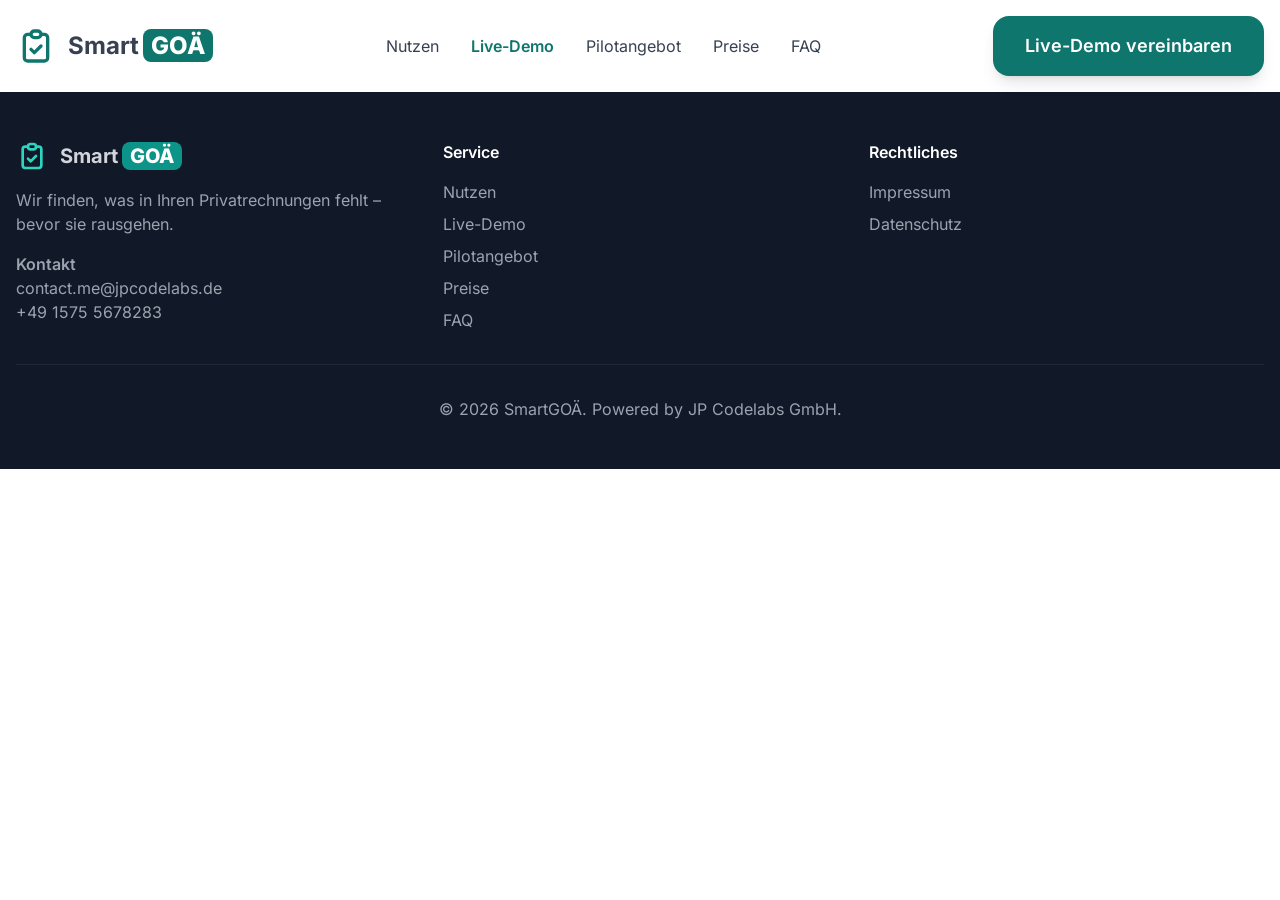
<file: live-demo.html>
<!doctype html>
<html lang="de">
  <head>
    <meta charset="UTF-8" />
    <meta name="viewport" content="width=device-width, initial-scale=1.0" />

    <!-- Icons: Google zeigt das Favicon in der Ergebnisliste (Größe muss ein Vielfaches von 48 px sein) -->
    <link rel="icon" href="/favicon.ico" sizes="48x48" />
    <link rel="icon" href="/favicon.svg" type="image/svg+xml" />
    <link rel="icon" href="/icon-192x192.png" sizes="192x192" type="image/png" />
    <link rel="apple-touch-icon" href="/apple-touch-icon.png" sizes="180x180" />
    <link rel="manifest" href="/site.webmanifest" />
    <meta name="theme-color" content="#0f766e" />

    <!-- Primary SEO (pro Route überschrieben von scripts/seo-pages.js, Werte in src/seo.js) -->
    <title>Live-Demo: GOÄ-Rechnungsprüfung ausprobieren | SmartGOÄ</title>
    <meta name="description" content="Probieren Sie SmartGOÄ direkt im Browser: BDT- und PAD-Exporte einlesen, Vorschläge mit Beleg prüfen und in die Rechnung übernehmen – an sechs Beispielrechnungen." />
    <meta name="keywords" content="GOÄ Abrechnung, GOÄ Rechnungsprüfung, GOÄ Software, Privatabrechnung Arzt, Privatliquidation, Abrechnungssoftware Privatpraxis, GOÄ Ziffern prüfen, Steigerungsfaktor GOÄ, GOÄ-Novelle" />
    <meta name="author" content="JP Codelabs GmbH" />
    <meta name="publisher" content="JP Codelabs GmbH" />
    <meta name="robots" content="index, follow" />
    <meta name="googlebot" content="index, follow, max-image-preview:large, max-snippet:-1, max-video-preview:-1" />
    <link rel="canonical" href="https://xn--smartgo-cxa.de/live-demo" />
    <link rel="alternate" hreflang="de" href="https://xn--smartgo-cxa.de/live-demo" />
    <link rel="alternate" hreflang="x-default" href="https://xn--smartgo-cxa.de/live-demo" />

    <!-- Open Graph (Facebook, LinkedIn, WhatsApp) -->
    <meta property="og:type" content="website" />
    <meta property="og:url" content="https://xn--smartgo-cxa.de/live-demo" />
    <meta property="og:title" content="Live-Demo: GOÄ-Rechnungsprüfung ausprobieren | SmartGOÄ" />
    <meta property="og:description" content="Leistung erbracht, dokumentiert – und nicht abgerechnet? SmartGOÄ gleicht jede Privatrechnung mit der Dokumentation ab, bevor sie rausgeht. Live-Demo, danach 3 Monate kostenlos und ab 49 € im Monat." />
    <meta property="og:locale" content="de_DE" />
    <meta property="og:site_name" content="SmartGOÄ" />
    <meta property="og:image" content="https://xn--smartgo-cxa.de/og-image.png" />
    <meta property="og:image:type" content="image/png" />
    <meta property="og:image:width" content="1200" />
    <meta property="og:image:height" content="627" />
    <meta property="og:image:alt" content="SmartGOÄ: Rechnungsprüfung mit gefundenen GOÄ-Positionen" />

    <!-- Twitter Card -->
    <meta name="twitter:card" content="summary_large_image" />
    <meta name="twitter:image" content="https://xn--smartgo-cxa.de/og-image.png" />
    <meta name="twitter:title" content="SmartGOÄ – GOÄ-Rechnungsprüfung für Privatpraxen" />
    <meta name="twitter:description" content="Leistung erbracht, dokumentiert – und nicht abgerechnet? SmartGOÄ gleicht jede Privatrechnung mit der Dokumentation ab, bevor sie rausgeht." />

    <!-- Structured Data (JSON-LD) -->
    <!-- WebSite: liefert Google den Website-Namen über dem Ergebnis ("SmartGOÄ" statt der Domain) -->
    <script type="application/ld+json">
    {
      "@context": "https://schema.org",
      "@type": "WebSite",
      "@id": "https://xn--smartgo-cxa.de/#website",
      "name": "SmartGOÄ",
      "alternateName": ["Smart GOÄ", "SmartGOAE", "smartgoä.de"],
      "url": "https://xn--smartgo-cxa.de/",
      "inLanguage": "de-DE",
      "publisher": { "@id": "https://xn--smartgo-cxa.de/#organization" }
    }
    </script>
    <!-- Organization: Logo und Kontakt für das Knowledge Panel -->
    <script type="application/ld+json">
    {
      "@context": "https://schema.org",
      "@type": "Organization",
      "@id": "https://xn--smartgo-cxa.de/#organization",
      "name": "SmartGOÄ",
      "legalName": "JP Codelabs GmbH",
      "url": "https://xn--smartgo-cxa.de/",
      "logo": {
        "@type": "ImageObject",
        "url": "https://xn--smartgo-cxa.de/icon-512x512.png",
        "width": 512,
        "height": 512
      },
      "description": "SmartGOÄ ist die Software zur GOÄ-Rechnungsprüfung für Privatpraxen: Jede Privatrechnung wird vor dem Versand gegen die Behandlungsdokumentation geprüft.",
      "email": "contact.me@jpcodelabs.de",
      "address": {
        "@type": "PostalAddress",
        "streetAddress": "Im Kleinen Eschle 15",
        "addressLocality": "Villingen-Schwenningen",
        "postalCode": "78054",
        "addressCountry": "DE"
      },
      "contactPoint": {
        "@type": "ContactPoint",
        "email": "contact.me@jpcodelabs.de",
        "telephone": "+49 1575 5678283",
        "contactType": "customer service",
        "availableLanguage": "de"
      },
      "parentOrganization": {
        "@type": "Organization",
        "name": "JP Codelabs GmbH",
        "url": "https://jpcodelabs.com"
      }
    }
    </script>
    <script type="application/ld+json">
    {
      "@context": "https://schema.org",
      "@type": "SoftwareApplication",
      "name": "SmartGOÄ",
      "description": "SmartGOÄ prüft Privatrechnungen nach GOÄ vor dem Versand gegen die Behandlungsdokumentation und schlägt fehlende Positionen vor – mit GOÄ-Regeln und KI, nachvollziehbar und mit ärztlicher Freigabe.",
      "url": "https://xn--smartgo-cxa.de/",
      "applicationCategory": "BusinessApplication",
      "operatingSystem": "Web",
      "inLanguage": "de-DE",
      "screenshot": "https://xn--smartgo-cxa.de/og-image.png",
      "featureList": [
        "Fehlende GOÄ-Ziffern, Anzahl und Zuschläge finden",
        "Ausschlüsse und Pflichtangaben vor dem Versand prüfen",
        "Steigerungsfaktor mit Begründungstext",
        "Import aus jedem Praxisprogramm"
      ],
      "offers": {
        "@type": "AggregateOffer",
        "lowPrice": "49",
        "highPrice": "199",
        "priceCurrency": "EUR",
        "offerCount": "3",
        "availability": "https://schema.org/InStock",
        "url": "https://xn--smartgo-cxa.de/preise"
      },
      "publisher": { "@id": "https://xn--smartgo-cxa.de/#organization" },
      "audience": {
        "@type": "Audience",
        "audienceType": "Privatpraxen, Arztpraxen mit Privatpatienten, MVZ"
      }
    }
    </script>
    <script type="module" crossorigin src="/assets/index-DNKMW8YF.js"></script>
    <link rel="modulepreload" crossorigin href="/assets/vue-router-DeVLHg9x.js">
    <link rel="stylesheet" crossorigin href="/assets/index-BPZSxoIN.css">
  </head>
  <body>
    <div id="app"><div class="min-h-screen bg-white"><header class="bg-white shadow-sm sticky top-0 z-50"><div class="container mx-auto px-4 py-4 flex justify-between items-center"><a href="/" class="flex items-center"><svg class="h-10 w-10 text-brand-primary mr-3" fill="none" stroke="currentColor" viewBox="0 0 24 24"><path stroke-linecap="round" stroke-linejoin="round" stroke-width="2" d="M9 5H7a2 2 0 00-2 2v12a2 2 0 002 2h10a2 2 0 002-2V7a2 2 0 00-2-2h-2M9 5a2 2 0 002 2h2a2 2 0 002-2M9 5a2 2 0 012-2h2a2 2 0 012 2m-6 9l2 2 4-4"></path></svg><span class="text-2xl"><span class="text-gray-700 font-bold">Smart</span><span class="ml-1 px-2 py-0.5 rounded-lg bg-brand-primary text-white font-extrabold">GOÄ</span></span></a><nav class="hidden lg:flex space-x-8"><!--[--><a href="/nutzen" class="text-gray-700 hover:text-brand-primary transition-colors">Nutzen</a><a aria-current="page" href="/live-demo" class="router-link-active !text-brand-primary font-semibold text-gray-700 hover:text-brand-primary transition-colors">Live-Demo</a><a href="/pilotangebot" class="text-gray-700 hover:text-brand-primary transition-colors">Pilotangebot</a><a href="/preise" class="text-gray-700 hover:text-brand-primary transition-colors">Preise</a><a href="/faq" class="text-gray-700 hover:text-brand-primary transition-colors">FAQ</a><!--]--></nav><a href="/starten" class="btn hidden lg:inline-flex">Live-Demo vereinbaren</a><button class="lg:hidden" aria-label="Menü öffnen"><svg class="w-6 h-6" fill="none" stroke="currentColor" viewBox="0 0 24 24"><path stroke-linecap="round" stroke-linejoin="round" stroke-width="2" d="M4 6h16M4 12h16M4 18h16"></path></svg></button></div><!----></header><main><section id="import" class="section bg-gradient-to-br from-teal-50 via-white to-sky-50" data-v-4bcf18be><div class="container" data-v-4bcf18be><div class="text-center mb-12" data-v-4bcf18be><div class="badge mb-6" data-v-4bcf18be>Live-Demo · Schritt 1</div><h1 class="section-title" data-v-4bcf18be> Alle Exporte auf einmal <span class="text-brand-primary" data-v-4bcf18be>einlesen</span></h1><p class="section-subtitle" data-v-4bcf18be> Ziehen Sie hinein, was Ihr Praxisverwaltungssystem exportiert – die Akte als BDT und die Abrechnung als PAD-Datei. Weitere Formate binden wir auf Anfrage an – kostenlos und unverbindlich. </p></div><div class="max-w-5xl mx-auto" data-v-4bcf18be><div class="rounded-2xl border border-gray-200 shadow-2xl overflow-hidden bg-white text-left" data-v-4bcf18be><div class="flex items-center px-4 py-2.5 bg-gray-100 border-b border-gray-200"><span class="w-3 h-3 rounded-full bg-red-300 mr-1.5"></span><span class="w-3 h-3 rounded-full bg-amber-300 mr-1.5"></span><span class="w-3 h-3 rounded-full bg-green-300"></span><div class="ml-4 min-w-0 flex-1 max-w-sm truncate rounded-md bg-white text-xs text-gray-500 px-3 py-1">SmartGOÄ · Prüfung</div><div class="ml-auto hidden sm:flex items-center text-xs text-gray-500"><span class="w-6 h-6 rounded-full bg-teal-100 text-teal-800 flex items-center justify-center font-semibold mr-2">PM</span> Praxis Muster </div></div><div class="flex bg-gray-50"><aside class="hidden md:flex w-48 flex-shrink-0 flex-col border-r border-gray-200 bg-white py-4"><div class="px-4 mb-5 text-lg"><span class="text-gray-700 font-bold">Smart</span><span class="ml-1 px-1.5 py-0.5 rounded-md bg-brand-primary text-white font-extrabold">GOÄ</span></div><!--[--><a href="#import" class="flex items-center px-4 py-2 text-sm border-r-2 bg-teal-50 text-teal-800 font-medium border-brand-primary"><svg class="w-4 h-4 mr-3 flex-shrink-0" fill="none" stroke="currentColor" viewBox="0 0 24 24"><path stroke-linecap="round" stroke-linejoin="round" stroke-width="2" d="M4 16v1a3 3 0 003 3h10a3 3 0 003-3v-1m-4-8l-4-4m0 0L8 8m4-4v12"></path></svg> Prüfung</a><div class="flex items-center px-4 py-2 text-sm border-r-2 text-gray-600 border-transparent"><svg class="w-4 h-4 mr-3 flex-shrink-0" fill="none" stroke="currentColor" viewBox="0 0 24 24"><path stroke-linecap="round" stroke-linejoin="round" stroke-width="2" d="M12 6.253v13m0-13C10.832 5.477 9.246 5 7.5 5S4.168 5.477 3 6.253v13C4.168 18.477 5.754 18 7.5 18s3.332.477 4.5 1.253m0-13C13.168 5.477 14.754 5 16.5 5c1.747 0 3.332.477 4.5 1.253v13C19.832 18.477 18.247 18 16.5 18c-1.746 0-3.332.477-4.5 1.253"></path></svg> Regelwerk</div><!--]--><div class="mt-auto px-4 pt-6"><div class="text-[11px] text-gray-500 mb-1">Fachrichtung</div><div class="text-sm border border-gray-200 rounded-md px-2 py-1 text-gray-700">Innere Medizin · Urologie</div></div></aside><div class="flex-1 min-w-0 p-3 sm:p-6"><!--[--><div class="flex items-center justify-between mb-4" data-v-4bcf18be><h3 class="text-lg font-semibold text-gray-900" data-v-4bcf18be>Exporte einlesen</h3><!----></div><div role="button" tabindex="0" class="py-10 sm:py-12 px-4 cursor-pointer hover:border-brand-primary hover:bg-teal-50/50 border-gray-300 bg-white rounded-xl border-2 border-dashed text-center transition-all duration-300" data-v-4bcf18be><!--[--><div class="w-14 h-14 mx-auto mb-4 rounded-2xl bg-teal-100 text-teal-700 flex items-center justify-center" data-v-4bcf18be><svg class="w-7 h-7" fill="none" stroke="currentColor" viewBox="0 0 24 24" data-v-4bcf18be><path stroke-linecap="round" stroke-linejoin="round" stroke-width="2" d="M7 16a4 4 0 01-.88-7.903A5 5 0 1115.9 6L16 6a5 5 0 011 9.9M15 13l-3-3m0 0l-3 3m3-3v12" data-v-4bcf18be></path></svg></div><p class="font-semibold text-gray-900 mb-1" data-v-4bcf18be>Dateien hierher ziehen</p><p class="text-sm text-gray-500 mb-5" data-v-4bcf18be>oder klicken, um Beispiel-Exporte aus Innerer Medizin und Urologie einzulesen</p><div class="flex flex-wrap justify-center gap-2" data-v-4bcf18be><!--[--><span class="text-xs font-medium bg-gray-100 text-gray-600 px-2.5 py-1 rounded-full" data-v-4bcf18be>BDT/xDT</span><span class="text-xs font-medium bg-gray-100 text-gray-600 px-2.5 py-1 rounded-full" data-v-4bcf18be>PAD</span><!--]--><span class="text-xs font-medium border border-dashed border-teal-300 text-teal-800 px-2.5 py-1 rounded-full" data-v-4bcf18be> + weitere Formate auf Anfrage </span></div><!--]--></div><!----><!----><!----><!--]--></div></div></div><div class="mt-6 flex flex-col sm:flex-row sm:items-center gap-4 rounded-2xl border border-teal-200 bg-white px-5 py-4 sm:px-6" data-v-4bcf18be><div class="w-10 h-10 flex-shrink-0 rounded-xl bg-teal-50 text-brand-primary flex items-center justify-center" data-v-4bcf18be><svg class="w-5 h-5" fill="none" stroke="currentColor" viewBox="0 0 24 24" data-v-4bcf18be><path stroke-linecap="round" stroke-linejoin="round" stroke-width="2" d="M12 6v6m0 0v6m0-6h6m-6 0H6" data-v-4bcf18be></path></svg></div><div class="flex-1" data-v-4bcf18be><p class="font-semibold text-gray-900" data-v-4bcf18be>Ihr Format ist nicht dabei?</p><p class="text-sm text-gray-600" data-v-4bcf18be> PADneXt, GDT-Gerätebefunde, Labor-CSV oder ein anderer Export Ihres Praxisprogramms: Wir binden ihn auf Anfrage an – <span class="font-semibold text-gray-900" data-v-4bcf18be>kostenlos und unverbindlich</span>. </p></div><a href="mailto:contact.me@jpcodelabs.de?subject=Formatanfrage%20%E2%80%93%20SmartGO%C3%84&amp;body=Praxisprogramm%3A%0AGew%C3%BCnschtes%20Format%20(z.%20B.%20PADneXt%2C%20GDT%2C%20Labor-CSV)%3A%0A" class="inline-flex justify-center whitespace-nowrap rounded-full bg-gray-900 px-5 py-2.5 text-sm font-semibold text-white hover:bg-gray-800 transition-colors" data-v-4bcf18be> Format anfragen </a></div></div></div></section><section id="rechnung" class="section bg-white" data-v-8900ebe2><div class="container" data-v-8900ebe2><div class="text-center mb-12" data-v-8900ebe2><div class="badge mb-6" data-v-8900ebe2>Live-Demo · Schritt 2</div><h2 class="section-title" data-v-8900ebe2> Die Vorschläge landen <span class="text-brand-primary" data-v-8900ebe2>direkt in der Rechnung</span></h2><p class="section-subtitle" data-v-8900ebe2> Rechnung öffnen, Vorschläge mit Beleg prüfen, übernehmen oder verwerfen – und freigeben. Klicken Sie sich durch die sechs Beispielrechnungen – vom Check-up bis zur urologischen Kontrolle. </p></div><div class="max-w-6xl mx-auto" data-v-8900ebe2><div class="rounded-2xl border border-gray-200 shadow-2xl overflow-hidden bg-white text-left" data-v-8900ebe2><div class="flex items-center px-4 py-2.5 bg-gray-100 border-b border-gray-200"><span class="w-3 h-3 rounded-full bg-red-300 mr-1.5"></span><span class="w-3 h-3 rounded-full bg-amber-300 mr-1.5"></span><span class="w-3 h-3 rounded-full bg-green-300"></span><div class="ml-4 min-w-0 flex-1 max-w-sm truncate rounded-md bg-white text-xs text-gray-500 px-3 py-1">SmartGOÄ · Prüfung › PEG-2026-10006</div><div class="ml-auto hidden sm:flex items-center text-xs text-gray-500"><span class="w-6 h-6 rounded-full bg-teal-100 text-teal-800 flex items-center justify-center font-semibold mr-2">PM</span> Praxis Muster </div></div><div class="flex bg-gray-50"><aside class="hidden md:flex w-48 flex-shrink-0 flex-col border-r border-gray-200 bg-white py-4"><div class="px-4 mb-5 text-lg"><span class="text-gray-700 font-bold">Smart</span><span class="ml-1 px-1.5 py-0.5 rounded-md bg-brand-primary text-white font-extrabold">GOÄ</span></div><!--[--><a href="#import" class="flex items-center px-4 py-2 text-sm border-r-2 bg-teal-50 text-teal-800 font-medium border-brand-primary"><svg class="w-4 h-4 mr-3 flex-shrink-0" fill="none" stroke="currentColor" viewBox="0 0 24 24"><path stroke-linecap="round" stroke-linejoin="round" stroke-width="2" d="M4 16v1a3 3 0 003 3h10a3 3 0 003-3v-1m-4-8l-4-4m0 0L8 8m4-4v12"></path></svg> Prüfung</a><div class="flex items-center px-4 py-2 text-sm border-r-2 text-gray-600 border-transparent"><svg class="w-4 h-4 mr-3 flex-shrink-0" fill="none" stroke="currentColor" viewBox="0 0 24 24"><path stroke-linecap="round" stroke-linejoin="round" stroke-width="2" d="M12 6.253v13m0-13C10.832 5.477 9.246 5 7.5 5S4.168 5.477 3 6.253v13C4.168 18.477 5.754 18 7.5 18s3.332.477 4.5 1.253m0-13C13.168 5.477 14.754 5 16.5 5c1.747 0 3.332.477 4.5 1.253v13C19.832 18.477 18.247 18 16.5 18c-1.746 0-3.332.477-4.5 1.253"></path></svg> Regelwerk</div><!--]--><div class="mt-auto px-4 pt-6"><div class="text-[11px] text-gray-500 mb-1">Fachrichtung</div><div class="text-sm border border-gray-200 rounded-md px-2 py-1 text-gray-700">Innere Medizin</div></div></aside><div class="flex-1 min-w-0 p-3 sm:p-6"><!--[--><div class="grid grid-cols-1 lg:grid-cols-[15rem_1fr] gap-4" data-v-8900ebe2><div class="min-w-0" data-v-8900ebe2><div class="flex items-center justify-between mb-2 px-1" data-v-8900ebe2><h3 class="text-sm font-semibold text-gray-900" data-v-8900ebe2>Rechnungen</h3><span class="text-xs text-gray-500" data-v-8900ebe2>6 Entwürfe</span></div><p class="text-[11px] text-gray-500 mb-2 px-1" data-v-8900ebe2>Erfundene Beispieldaten – keine echten Patienten.</p><div class="flex lg:flex-col gap-2 overflow-x-auto pb-2 lg:pb-0" data-v-8900ebe2><!--[--><button type="button" class="bg-white border-brand-primary shadow-sm min-w-[11rem] lg:min-w-0 text-left rounded-lg border px-3 py-2.5 transition-colors" data-v-8900ebe2><div class="flex items-center justify-between gap-2" data-v-8900ebe2><span class="text-sm font-medium text-gray-900 truncate" data-v-8900ebe2>Sabine Hoffmann</span><span class="bg-gray-100 text-gray-500 text-[11px] font-medium px-1.5 py-0.5 rounded whitespace-nowrap" data-v-8900ebe2>ungeprüft</span></div><div class="text-xs text-gray-500 truncate" data-v-8900ebe2><!---->Check-up mit Hautkrebs-Screening</div></button><button type="button" class="bg-white/60 border-gray-200 hover:bg-white min-w-[11rem] lg:min-w-0 text-left rounded-lg border px-3 py-2.5 transition-colors" data-v-8900ebe2><div class="flex items-center justify-between gap-2" data-v-8900ebe2><span class="text-sm font-medium text-gray-900 truncate" data-v-8900ebe2>Max Muster</span><span class="bg-gray-100 text-gray-500 text-[11px] font-medium px-1.5 py-0.5 rounded whitespace-nowrap" data-v-8900ebe2>ungeprüft</span></div><div class="text-xs text-gray-500 truncate" data-v-8900ebe2><!---->Urologische Kontrolle</div></button><button type="button" class="bg-white/60 border-gray-200 hover:bg-white min-w-[11rem] lg:min-w-0 text-left rounded-lg border px-3 py-2.5 transition-colors" data-v-8900ebe2><div class="flex items-center justify-between gap-2" data-v-8900ebe2><span class="text-sm font-medium text-gray-900 truncate" data-v-8900ebe2>Andreas Keller</span><span class="bg-gray-100 text-gray-500 text-[11px] font-medium px-1.5 py-0.5 rounded whitespace-nowrap" data-v-8900ebe2>ungeprüft</span></div><div class="text-xs text-gray-500 truncate" data-v-8900ebe2><!---->Nierenstein</div></button><button type="button" class="bg-white/60 border-gray-200 hover:bg-white min-w-[11rem] lg:min-w-0 text-left rounded-lg border px-3 py-2.5 transition-colors" data-v-8900ebe2><div class="flex items-center justify-between gap-2" data-v-8900ebe2><span class="text-sm font-medium text-gray-900 truncate" data-v-8900ebe2>Johannes Wagner</span><span class="bg-gray-100 text-gray-500 text-[11px] font-medium px-1.5 py-0.5 rounded whitespace-nowrap" data-v-8900ebe2>ungeprüft</span></div><div class="text-xs text-gray-500 truncate" data-v-8900ebe2><!---->Prostatakarzinom-Nachsorge</div></button><button type="button" class="bg-white/60 border-gray-200 hover:bg-white min-w-[11rem] lg:min-w-0 text-left rounded-lg border px-3 py-2.5 transition-colors" data-v-8900ebe2><div class="flex items-center justify-between gap-2" data-v-8900ebe2><span class="text-sm font-medium text-gray-900 truncate" data-v-8900ebe2>Thomas Becker</span><span class="bg-gray-100 text-gray-500 text-[11px] font-medium px-1.5 py-0.5 rounded whitespace-nowrap" data-v-8900ebe2>ungeprüft</span></div><div class="text-xs text-gray-500 truncate" data-v-8900ebe2><!---->BPH-Kontrolle</div></button><button type="button" class="bg-white/60 border-gray-200 hover:bg-white min-w-[11rem] lg:min-w-0 text-left rounded-lg border px-3 py-2.5 transition-colors" data-v-8900ebe2><div class="flex items-center justify-between gap-2" data-v-8900ebe2><span class="text-sm font-medium text-gray-900 truncate" data-v-8900ebe2>Michael Schneider</span><span class="bg-gray-100 text-gray-500 text-[11px] font-medium px-1.5 py-0.5 rounded whitespace-nowrap" data-v-8900ebe2>ungeprüft</span></div><div class="text-xs text-gray-500 truncate" data-v-8900ebe2><!---->Hämaturie-Abklärung</div></button><!--]--></div></div><div class="bg-white rounded-xl border border-gray-200 shadow-sm min-w-0" data-v-8900ebe2><div class="flex flex-wrap items-center justify-between gap-3 px-4 sm:px-5 py-4 border-b border-gray-100" data-v-8900ebe2><div data-v-8900ebe2><div class="text-xs text-gray-500" data-v-8900ebe2>Rechnung</div><div class="flex items-center gap-2" data-v-8900ebe2><span class="font-semibold text-gray-900" data-v-8900ebe2>PEG-2026-10006</span><span class="bg-gray-100 text-gray-500 text-[11px] font-medium px-1.5 py-0.5 rounded" data-v-8900ebe2>ungeprüft</span></div></div><div class="flex items-center gap-2" data-v-8900ebe2><div class="flex rounded-lg bg-gray-100 p-0.5 text-xs font-medium" data-v-8900ebe2><!--[--><button type="button" class="bg-white text-gray-900 shadow-sm px-2.5 py-1.5 rounded-md transition-colors" data-v-8900ebe2>Prüfung</button><button type="button" class="text-gray-500 hover:text-gray-800 px-2.5 py-1.5 rounded-md transition-colors" data-v-8900ebe2>Rechnungsvorschau</button><!--]--></div><!----></div></div><div class="grid grid-cols-2 sm:grid-cols-3 gap-3 px-4 sm:px-5 py-4 text-sm border-b border-gray-100" data-v-8900ebe2><div data-v-8900ebe2><div class="text-xs text-gray-500" data-v-8900ebe2>Patient</div><div class="text-gray-900" data-v-8900ebe2>Sabine Hoffmann</div><div class="text-xs text-gray-500" data-v-8900ebe2>geb. 17.05.1968</div></div><div data-v-8900ebe2><div class="text-xs text-gray-500" data-v-8900ebe2>Behandlung</div><div class="text-gray-900" data-v-8900ebe2>–</div><div class="text-xs text-gray-500" data-v-8900ebe2>Check-up mit Hautkrebs-Screening</div></div><div class="col-span-2 sm:col-span-1" data-v-8900ebe2><div class="text-xs text-gray-500" data-v-8900ebe2>Diagnose</div><div class="text-gray-900" data-v-8900ebe2>Z00.0 Allgemeine Gesundheitsuntersuchung</div></div></div><div class="px-4 sm:px-5 py-4" data-v-8900ebe2><div class="flex flex-wrap items-center justify-between gap-3 rounded-lg bg-gray-50 border border-gray-200 px-4 py-3 mb-4" data-v-8900ebe2><p class="text-sm text-gray-600" data-v-8900ebe2>Noch nicht geprüft – erst die Exporte einlesen.</p><button type="button" class="text-xs font-semibold text-white bg-brand-primary hover:bg-brand-primary-dark px-3 py-2 rounded-lg transition-colors disabled:opacity-60" data-v-8900ebe2>Exporte einlesen</button></div><!----><!----><!----><div class="overflow-x-auto rounded-lg border border-gray-200" data-v-8900ebe2><table class="w-full text-sm hyphens-auto" data-v-8900ebe2><thead class="bg-gray-50 text-xs text-gray-500" data-v-8900ebe2><tr data-v-8900ebe2><th class="text-left font-medium px-2 sm:px-3 py-2 w-12 sm:w-24" data-v-8900ebe2>Nr.</th><th class="text-left font-medium px-3 py-2" data-v-8900ebe2>Leistung</th><th class="hidden sm:table-cell text-right font-medium px-3 py-2 w-16" data-v-8900ebe2>Faktor</th><th class="text-right font-medium px-2 sm:px-3 py-2 w-20 sm:w-24" data-v-8900ebe2>Betrag</th></tr></thead><!----><!----><!----><tbody class="divide-y divide-gray-100" data-v-8900ebe2><!--[--><tr class="" data-v-8900ebe2><td class="text-gray-900 px-2 sm:px-3 py-2.5 align-top tabular-nums" data-v-8900ebe2>29</td><td class="text-gray-700 px-3 py-2.5 align-top" data-v-8900ebe2>Gesundheitsuntersuchung zur Früherkennung von Krankheiten<!----><!----></td><td class="hidden sm:table-cell px-3 py-2.5 align-top text-right tabular-nums text-gray-600 whitespace-nowrap" data-v-8900ebe2><!--[-->2,3<!--]--></td><td class="text-gray-900 px-2 sm:px-3 py-2.5 align-top text-right tabular-nums whitespace-nowrap" data-v-8900ebe2>58,99 €</td></tr><tr class="" data-v-8900ebe2><td class="text-gray-900 px-2 sm:px-3 py-2.5 align-top tabular-nums" data-v-8900ebe2>7</td><td class="text-gray-700 px-3 py-2.5 align-top" data-v-8900ebe2>Vollständige körperliche Untersuchung<span class="text-gray-500" data-v-8900ebe2> (Haut)</span><!----></td><td class="hidden sm:table-cell px-3 py-2.5 align-top text-right tabular-nums text-gray-600 whitespace-nowrap" data-v-8900ebe2><!--[-->2,3<!--]--></td><td class="text-gray-900 px-2 sm:px-3 py-2.5 align-top text-right tabular-nums whitespace-nowrap" data-v-8900ebe2>21,45 €</td></tr><tr class="" data-v-8900ebe2><td class="text-gray-900 px-2 sm:px-3 py-2.5 align-top tabular-nums" data-v-8900ebe2>652</td><td class="text-gray-700 px-3 py-2.5 align-top" data-v-8900ebe2>Belastungs-EKG (Ergometrie)<!----><!----></td><td class="hidden sm:table-cell px-3 py-2.5 align-top text-right tabular-nums text-gray-600 whitespace-nowrap" data-v-8900ebe2><!--[-->2,3<!--]--></td><td class="text-gray-900 px-2 sm:px-3 py-2.5 align-top text-right tabular-nums whitespace-nowrap" data-v-8900ebe2>59,66 €</td></tr><tr class="" data-v-8900ebe2><td class="text-gray-900 px-2 sm:px-3 py-2.5 align-top tabular-nums" data-v-8900ebe2>605</td><td class="text-gray-700 px-3 py-2.5 align-top" data-v-8900ebe2>Ruhespirographische Untersuchung (Lungenfunktion)<!----><!----></td><td class="hidden sm:table-cell px-3 py-2.5 align-top text-right tabular-nums text-gray-600 whitespace-nowrap" data-v-8900ebe2><!--[-->1,8<!--]--></td><td class="text-gray-900 px-2 sm:px-3 py-2.5 align-top text-right tabular-nums whitespace-nowrap" data-v-8900ebe2>25,39 €</td></tr><tr class="" data-v-8900ebe2><td class="text-gray-900 px-2 sm:px-3 py-2.5 align-top tabular-nums" data-v-8900ebe2>410</td><td class="text-gray-700 px-3 py-2.5 align-top" data-v-8900ebe2>Ultraschalluntersuchung eines Organs<span class="text-gray-500" data-v-8900ebe2> (Leber)</span><!----></td><td class="hidden sm:table-cell px-3 py-2.5 align-top text-right tabular-nums text-gray-600 whitespace-nowrap" data-v-8900ebe2><!--[-->2,3<!--]--></td><td class="text-gray-900 px-2 sm:px-3 py-2.5 align-top text-right tabular-nums whitespace-nowrap" data-v-8900ebe2>26,81 €</td></tr><tr class="" data-v-8900ebe2><td class="text-gray-900 px-2 sm:px-3 py-2.5 align-top tabular-nums" data-v-8900ebe2>417</td><td class="text-gray-700 px-3 py-2.5 align-top" data-v-8900ebe2>Ultraschalluntersuchung der Schilddrüse<!----><!----></td><td class="hidden sm:table-cell px-3 py-2.5 align-top text-right tabular-nums text-gray-600 whitespace-nowrap" data-v-8900ebe2><!--[-->2,3<!--]--></td><td class="text-gray-900 px-2 sm:px-3 py-2.5 align-top text-right tabular-nums whitespace-nowrap" data-v-8900ebe2>28,15 €</td></tr><!--]--></tbody></table></div><!----><div class="flex flex-col sm:flex-row sm:items-end justify-between gap-4 mt-4" data-v-8900ebe2><span data-v-8900ebe2></span><dl class="text-sm w-full sm:w-64 space-y-1" data-v-8900ebe2><div class="flex justify-between text-gray-600" data-v-8900ebe2><dt data-v-8900ebe2>Importiert</dt><dd class="tabular-nums" data-v-8900ebe2>220,45 €</dd></div><!----><div class="flex justify-between text-teal-700" data-v-8900ebe2><dt data-v-8900ebe2>Ergänzt</dt><dd class="tabular-nums" data-v-8900ebe2>+0,00 €</dd></div><div class="flex justify-between pt-2 border-t border-gray-200 font-semibold text-gray-900" data-v-8900ebe2><dt data-v-8900ebe2>Rechnungsbetrag</dt><dd class="tabular-nums" data-v-8900ebe2>220,45 €</dd></div><!----></dl></div></div></div></div><!--]--></div></div></div><div class="text-center mt-10" data-v-8900ebe2><p class="text-xl text-gray-600 mb-6" data-v-8900ebe2>So sieht jede Ihrer Privatrechnungen aus, bevor sie rausgeht.</p><a href="/starten" class="btn inline-flex" data-v-8900ebe2>Live-Demo vereinbaren</a></div></div></div></section><section class="section bg-gradient-to-br from-teal-800 via-brand-primary to-sky-700"><div class="container"><div class="text-center max-w-3xl mx-auto"><h2 class="text-4xl md:text-5xl font-bold text-white tracking-tight leading-tight mb-6"> Sehen Sie, was in <span class="text-teal-200">Ihren Rechnungen</span> fehlt. </h2><p class="text-xl text-white/90 mb-10"> Vereinbaren Sie eine kurze Live-Demo. Danach testen Sie 3 Monate kostenlos – die Einrichtung übernehmen wir. </p><a href="/starten" class="group inline-flex items-center px-10 py-5 bg-white text-teal-800 font-bold text-xl rounded-2xl shadow-2xl transform hover:scale-105 transition-all duration-300"><span class="mr-3">Live-Demo vereinbaren</span><svg class="w-6 h-6 transform group-hover:translate-x-1 transition-transform duration-300" fill="none" stroke="currentColor" viewBox="0 0 24 24"><path stroke-linecap="round" stroke-linejoin="round" stroke-width="2" d="M17 8l4 4m0 0l-4 4m4-4H3"></path></svg></a></div></div></section></main><footer class="bg-gray-900 text-white py-12"><div class="container mx-auto px-4"><div class="grid md:grid-cols-3 gap-8"><div><div class="flex items-center mb-4"><svg class="h-8 w-8 text-teal-400 mr-3" fill="none" stroke="currentColor" viewBox="0 0 24 24"><path stroke-linecap="round" stroke-linejoin="round" stroke-width="2" d="M9 5H7a2 2 0 00-2 2v12a2 2 0 002 2h10a2 2 0 002-2V7a2 2 0 00-2-2h-2M9 5a2 2 0 002 2h2a2 2 0 002-2M9 5a2 2 0 012-2h2a2 2 0 012 2m-6 9l2 2 4-4"></path></svg><span class="text-xl"><span class="text-gray-300 font-bold">Smart</span><span class="ml-1 px-2 py-0.5 rounded-lg bg-teal-600 text-white font-extrabold">GOÄ</span></span></div><p class="text-gray-400 mb-4">Wir finden, was in Ihren Privatrechnungen fehlt – bevor sie rausgehen.</p><div class="text-gray-400"><p class="font-semibold">Kontakt</p><p>contact.me@jpcodelabs.de</p><p>+49 1575 5678283</p></div></div><div><h4 class="font-semibold mb-4">Service</h4><ul class="space-y-2 text-gray-400"><li><a href="/nutzen" class="hover:text-white">Nutzen</a></li><li><a aria-current="page" href="/live-demo" class="router-link-active router-link-exact-active hover:text-white">Live-Demo</a></li><li><a href="/pilotangebot" class="hover:text-white">Pilotangebot</a></li><li><a href="/preise" class="hover:text-white">Preise</a></li><li><a href="/faq" class="hover:text-white">FAQ</a></li></ul></div><div><h4 class="font-semibold mb-4">Rechtliches</h4><ul class="space-y-2 text-gray-400"><li><a href="/impressum" class="hover:text-white">Impressum</a></li><li><a href="/datenschutz" class="hover:text-white">Datenschutz</a></li></ul></div></div><div class="border-t border-gray-800 mt-8 pt-8 text-center text-gray-400"><p>© 2026 SmartGOÄ. Powered by JP Codelabs GmbH.</p></div></div></footer></div></div>
  </body>
</html>
</file>
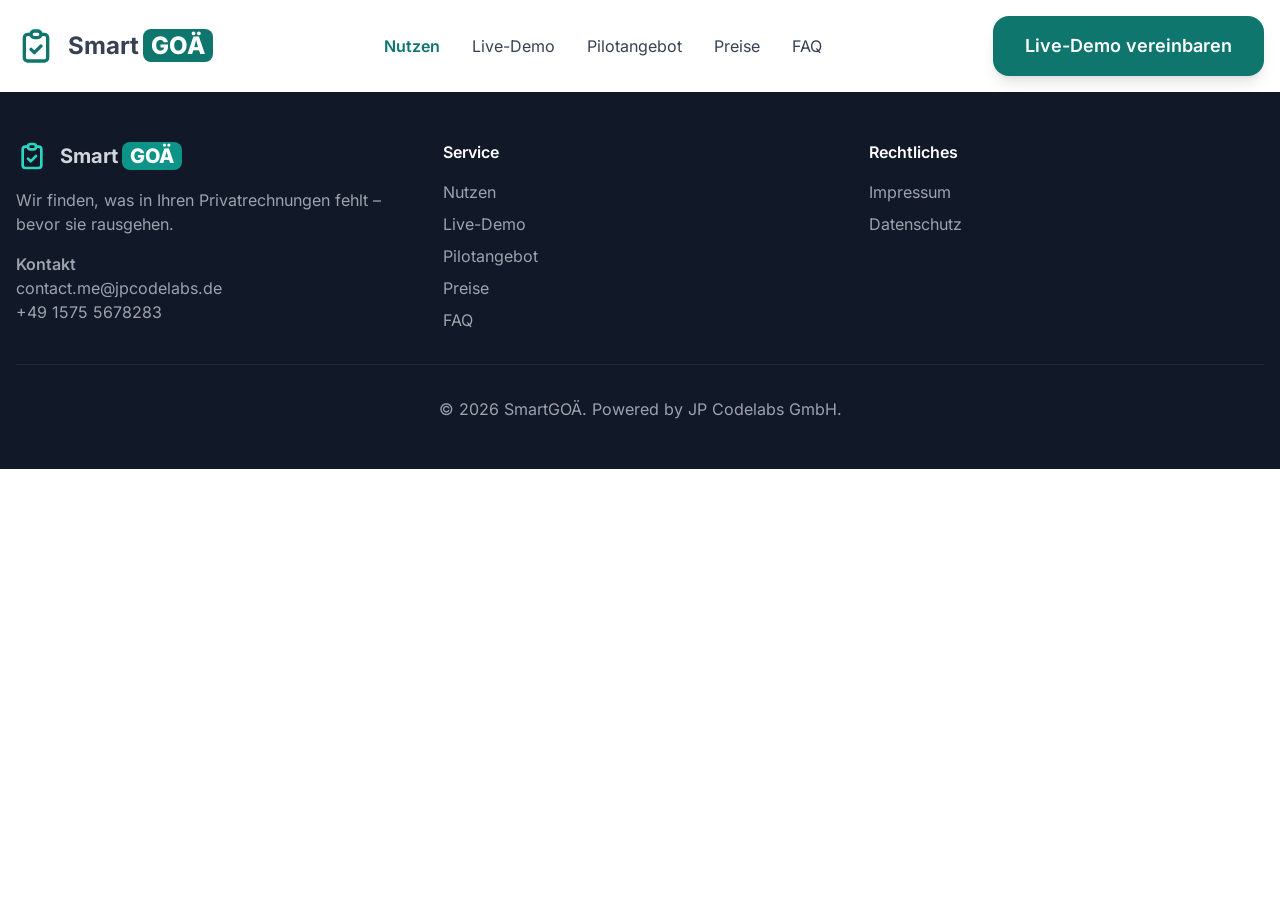
<file: nutzen.html>
<!doctype html>
<html lang="de">
  <head>
    <meta charset="UTF-8" />
    <meta name="viewport" content="width=device-width, initial-scale=1.0" />

    <!-- Icons: Google zeigt das Favicon in der Ergebnisliste (Größe muss ein Vielfaches von 48 px sein) -->
    <link rel="icon" href="/favicon.ico" sizes="48x48" />
    <link rel="icon" href="/favicon.svg" type="image/svg+xml" />
    <link rel="icon" href="/icon-192x192.png" sizes="192x192" type="image/png" />
    <link rel="apple-touch-icon" href="/apple-touch-icon.png" sizes="180x180" />
    <link rel="manifest" href="/site.webmanifest" />
    <meta name="theme-color" content="#0f766e" />

    <!-- Primary SEO (pro Route überschrieben von scripts/seo-pages.js, Werte in src/seo.js) -->
    <title>Vollständig nach GOÄ abrechnen – Ihr Nutzen | SmartGOÄ</title>
    <meta name="description" content="Bevor eine Privatrechnung rausgeht, liegt sie neben Ihrer Dokumentation: SmartGOÄ findet vergessene Ziffern, Zuschläge und Steigerungen. Mit Honorar-Rechner." />
    <meta name="keywords" content="GOÄ Abrechnung, GOÄ Rechnungsprüfung, GOÄ Software, Privatabrechnung Arzt, Privatliquidation, Abrechnungssoftware Privatpraxis, GOÄ Ziffern prüfen, Steigerungsfaktor GOÄ, GOÄ-Novelle" />
    <meta name="author" content="JP Codelabs GmbH" />
    <meta name="publisher" content="JP Codelabs GmbH" />
    <meta name="robots" content="index, follow" />
    <meta name="googlebot" content="index, follow, max-image-preview:large, max-snippet:-1, max-video-preview:-1" />
    <link rel="canonical" href="https://xn--smartgo-cxa.de/nutzen" />
    <link rel="alternate" hreflang="de" href="https://xn--smartgo-cxa.de/nutzen" />
    <link rel="alternate" hreflang="x-default" href="https://xn--smartgo-cxa.de/nutzen" />

    <!-- Open Graph (Facebook, LinkedIn, WhatsApp) -->
    <meta property="og:type" content="website" />
    <meta property="og:url" content="https://xn--smartgo-cxa.de/nutzen" />
    <meta property="og:title" content="Vollständig nach GOÄ abrechnen – Ihr Nutzen | SmartGOÄ" />
    <meta property="og:description" content="Leistung erbracht, dokumentiert – und nicht abgerechnet? SmartGOÄ gleicht jede Privatrechnung mit der Dokumentation ab, bevor sie rausgeht. Live-Demo, danach 3 Monate kostenlos und ab 49 € im Monat." />
    <meta property="og:locale" content="de_DE" />
    <meta property="og:site_name" content="SmartGOÄ" />
    <meta property="og:image" content="https://xn--smartgo-cxa.de/og-image.png" />
    <meta property="og:image:type" content="image/png" />
    <meta property="og:image:width" content="1200" />
    <meta property="og:image:height" content="627" />
    <meta property="og:image:alt" content="SmartGOÄ: Rechnungsprüfung mit gefundenen GOÄ-Positionen" />

    <!-- Twitter Card -->
    <meta name="twitter:card" content="summary_large_image" />
    <meta name="twitter:image" content="https://xn--smartgo-cxa.de/og-image.png" />
    <meta name="twitter:title" content="SmartGOÄ – GOÄ-Rechnungsprüfung für Privatpraxen" />
    <meta name="twitter:description" content="Leistung erbracht, dokumentiert – und nicht abgerechnet? SmartGOÄ gleicht jede Privatrechnung mit der Dokumentation ab, bevor sie rausgeht." />

    <!-- Structured Data (JSON-LD) -->
    <!-- WebSite: liefert Google den Website-Namen über dem Ergebnis ("SmartGOÄ" statt der Domain) -->
    <script type="application/ld+json">
    {
      "@context": "https://schema.org",
      "@type": "WebSite",
      "@id": "https://xn--smartgo-cxa.de/#website",
      "name": "SmartGOÄ",
      "alternateName": ["Smart GOÄ", "SmartGOAE", "smartgoä.de"],
      "url": "https://xn--smartgo-cxa.de/",
      "inLanguage": "de-DE",
      "publisher": { "@id": "https://xn--smartgo-cxa.de/#organization" }
    }
    </script>
    <!-- Organization: Logo und Kontakt für das Knowledge Panel -->
    <script type="application/ld+json">
    {
      "@context": "https://schema.org",
      "@type": "Organization",
      "@id": "https://xn--smartgo-cxa.de/#organization",
      "name": "SmartGOÄ",
      "legalName": "JP Codelabs GmbH",
      "url": "https://xn--smartgo-cxa.de/",
      "logo": {
        "@type": "ImageObject",
        "url": "https://xn--smartgo-cxa.de/icon-512x512.png",
        "width": 512,
        "height": 512
      },
      "description": "SmartGOÄ ist die Software zur GOÄ-Rechnungsprüfung für Privatpraxen: Jede Privatrechnung wird vor dem Versand gegen die Behandlungsdokumentation geprüft.",
      "email": "contact.me@jpcodelabs.de",
      "address": {
        "@type": "PostalAddress",
        "streetAddress": "Im Kleinen Eschle 15",
        "addressLocality": "Villingen-Schwenningen",
        "postalCode": "78054",
        "addressCountry": "DE"
      },
      "contactPoint": {
        "@type": "ContactPoint",
        "email": "contact.me@jpcodelabs.de",
        "telephone": "+49 1575 5678283",
        "contactType": "customer service",
        "availableLanguage": "de"
      },
      "parentOrganization": {
        "@type": "Organization",
        "name": "JP Codelabs GmbH",
        "url": "https://jpcodelabs.com"
      }
    }
    </script>
    <script type="application/ld+json">
    {
      "@context": "https://schema.org",
      "@type": "SoftwareApplication",
      "name": "SmartGOÄ",
      "description": "SmartGOÄ prüft Privatrechnungen nach GOÄ vor dem Versand gegen die Behandlungsdokumentation und schlägt fehlende Positionen vor – mit GOÄ-Regeln und KI, nachvollziehbar und mit ärztlicher Freigabe.",
      "url": "https://xn--smartgo-cxa.de/",
      "applicationCategory": "BusinessApplication",
      "operatingSystem": "Web",
      "inLanguage": "de-DE",
      "screenshot": "https://xn--smartgo-cxa.de/og-image.png",
      "featureList": [
        "Fehlende GOÄ-Ziffern, Anzahl und Zuschläge finden",
        "Ausschlüsse und Pflichtangaben vor dem Versand prüfen",
        "Steigerungsfaktor mit Begründungstext",
        "Import aus jedem Praxisprogramm"
      ],
      "offers": {
        "@type": "AggregateOffer",
        "lowPrice": "49",
        "highPrice": "199",
        "priceCurrency": "EUR",
        "offerCount": "3",
        "availability": "https://schema.org/InStock",
        "url": "https://xn--smartgo-cxa.de/preise"
      },
      "publisher": { "@id": "https://xn--smartgo-cxa.de/#organization" },
      "audience": {
        "@type": "Audience",
        "audienceType": "Privatpraxen, Arztpraxen mit Privatpatienten, MVZ"
      }
    }
    </script>
    <script type="module" crossorigin src="/assets/index-DNKMW8YF.js"></script>
    <link rel="modulepreload" crossorigin href="/assets/vue-router-DeVLHg9x.js">
    <link rel="stylesheet" crossorigin href="/assets/index-BPZSxoIN.css">
  </head>
  <body>
    <div id="app"><div class="min-h-screen bg-white"><header class="bg-white shadow-sm sticky top-0 z-50"><div class="container mx-auto px-4 py-4 flex justify-between items-center"><a href="/" class="flex items-center"><svg class="h-10 w-10 text-brand-primary mr-3" fill="none" stroke="currentColor" viewBox="0 0 24 24"><path stroke-linecap="round" stroke-linejoin="round" stroke-width="2" d="M9 5H7a2 2 0 00-2 2v12a2 2 0 002 2h10a2 2 0 002-2V7a2 2 0 00-2-2h-2M9 5a2 2 0 002 2h2a2 2 0 002-2M9 5a2 2 0 012-2h2a2 2 0 012 2m-6 9l2 2 4-4"></path></svg><span class="text-2xl"><span class="text-gray-700 font-bold">Smart</span><span class="ml-1 px-2 py-0.5 rounded-lg bg-brand-primary text-white font-extrabold">GOÄ</span></span></a><nav class="hidden lg:flex space-x-8"><!--[--><a aria-current="page" href="/nutzen" class="router-link-active !text-brand-primary font-semibold text-gray-700 hover:text-brand-primary transition-colors">Nutzen</a><a href="/live-demo" class="text-gray-700 hover:text-brand-primary transition-colors">Live-Demo</a><a href="/pilotangebot" class="text-gray-700 hover:text-brand-primary transition-colors">Pilotangebot</a><a href="/preise" class="text-gray-700 hover:text-brand-primary transition-colors">Preise</a><a href="/faq" class="text-gray-700 hover:text-brand-primary transition-colors">FAQ</a><!--]--></nav><a href="/starten" class="btn hidden lg:inline-flex">Live-Demo vereinbaren</a><button class="lg:hidden" aria-label="Menü öffnen"><svg class="w-6 h-6" fill="none" stroke="currentColor" viewBox="0 0 24 24"><path stroke-linecap="round" stroke-linejoin="round" stroke-width="2" d="M4 6h16M4 12h16M4 18h16"></path></svg></button></div><!----></header><main><section id="nutzen" class="section bg-white"><div class="container"><div class="text-center max-w-3xl mx-auto mb-14"><p class="eyebrow">Ihr Nutzen</p><h1 class="text-3xl sm:text-4xl md:text-5xl font-bold text-gray-900 tracking-tight leading-tight mb-6"> Vollständig abrechnen. <span class="block text-brand-primary">Ohne nachzuschlagen.</span></h1><p class="text-xl text-gray-600 leading-relaxed"> Bevor eine Privatrechnung rausgeht, liegt sie einmal neben Ihrer Dokumentation. Was fehlt, steht als Vorschlag da. </p></div><div class="grid md:grid-cols-2 gap-6 max-w-5xl mx-auto"><!--[--><div class="min-w-0 flex flex-col rounded-3xl border border-gray-200 p-6 sm:p-8"><div class="w-12 h-12 rounded-2xl bg-teal-50 text-brand-primary flex items-center justify-center"><svg class="w-6 h-6" fill="none" stroke="currentColor" viewBox="0 0 24 24"><path stroke-linecap="round" stroke-linejoin="round" stroke-width="2" d="M12 9v3m0 0v3m0-3h3m-3 0H9m12 0a9 9 0 11-18 0 9 9 0 0118 0z"></path></svg></div><h3 class="text-xl font-semibold text-gray-900 mt-6 mb-2">Findet, was sonst übersehen wird</h3><p class="text-gray-600 mb-6">Vergessene Ziffern, zu niedrige Anzahl, fehlende Zuschläge – geprüft bei jeder Rechnung, nicht nur stichprobenartig.</p><div class="mt-auto flex items-center gap-2 rounded-xl bg-gray-50 px-4 py-3 text-sm"><span class="min-w-0 text-gray-500">Akte: „BE für PSA“</span><svg class="w-4 h-4 text-gray-400 flex-shrink-0" fill="none" stroke="currentColor" viewBox="0 0 24 24"><path stroke-linecap="round" stroke-linejoin="round" stroke-width="2" d="M17 8l4 4m0 0l-4 4m4-4H3"></path></svg><span class="font-medium text-gray-900 whitespace-nowrap">Nr. 250</span><span class="bg-green-100 text-green-700 ml-auto flex-shrink-0 rounded-md px-2 py-0.5 text-xs font-semibold tabular-nums">+4,20 €</span></div></div><div class="min-w-0 flex flex-col rounded-3xl border border-gray-200 p-6 sm:p-8"><div class="w-12 h-12 rounded-2xl bg-teal-50 text-brand-primary flex items-center justify-center"><svg class="w-6 h-6" fill="none" stroke="currentColor" viewBox="0 0 24 24"><path stroke-linecap="round" stroke-linejoin="round" stroke-width="2" d="M13 7h8m0 0v8m0-8l-8 8-4-4-6 6"></path></svg></div><h3 class="text-xl font-semibold text-gray-900 mt-6 mb-2">Steigerungsfaktor, wo er zulässig ist</h3><p class="text-gray-600 mb-6">Belegt die Dokumentation erhöhten Aufwand, sehen Sie den zulässigen Satz – samt Begründungstext für die Rechnung.</p><div class="mt-auto flex items-center gap-2 rounded-xl bg-gray-50 px-4 py-3 text-sm"><span class="min-w-0 text-gray-500">Nr. 3 · 2,3‑fach</span><svg class="w-4 h-4 text-gray-400 flex-shrink-0" fill="none" stroke="currentColor" viewBox="0 0 24 24"><path stroke-linecap="round" stroke-linejoin="round" stroke-width="2" d="M17 8l4 4m0 0l-4 4m4-4H3"></path></svg><span class="font-medium text-gray-900 whitespace-nowrap">3,5‑fach</span><span class="bg-green-100 text-green-700 ml-auto flex-shrink-0 rounded-md px-2 py-0.5 text-xs font-semibold tabular-nums">+10,49 €</span></div></div><div class="min-w-0 flex flex-col rounded-3xl border border-gray-200 p-6 sm:p-8"><div class="w-12 h-12 rounded-2xl bg-teal-50 text-brand-primary flex items-center justify-center"><svg class="w-6 h-6" fill="none" stroke="currentColor" viewBox="0 0 24 24"><path stroke-linecap="round" stroke-linejoin="round" stroke-width="2" d="M9 12h6m-6 4h6m2 5H7a2 2 0 01-2-2V5a2 2 0 012-2h5.586a1 1 0 01.707.293l5.414 5.414a1 1 0 01.293.707V19a2 2 0 01-2 2z"></path></svg></div><h3 class="text-xl font-semibold text-gray-900 mt-6 mb-2">Jeder Vorschlag mit Beleg</h3><p class="text-gray-600 mb-6">Sie sehen die Stelle in der Akte, die den Vorschlag auslöst. Nichts wird automatisch abgerechnet – Sie entscheiden per Klick.</p><div class="mt-auto flex items-center gap-2 rounded-xl bg-gray-50 px-4 py-3 text-sm"><span class="min-w-0 text-gray-500">Befund: „Urinstix unauffällig“</span><svg class="w-4 h-4 text-gray-400 flex-shrink-0" fill="none" stroke="currentColor" viewBox="0 0 24 24"><path stroke-linecap="round" stroke-linejoin="round" stroke-width="2" d="M17 8l4 4m0 0l-4 4m4-4H3"></path></svg><span class="font-medium text-gray-900 whitespace-nowrap">Nr. 3511</span><span class="bg-green-100 text-green-700 ml-auto flex-shrink-0 rounded-md px-2 py-0.5 text-xs font-semibold tabular-nums">+3,35 €</span></div></div><div class="min-w-0 flex flex-col rounded-3xl border border-gray-200 p-6 sm:p-8"><div class="w-12 h-12 rounded-2xl bg-teal-50 text-brand-primary flex items-center justify-center"><svg class="w-6 h-6" fill="none" stroke="currentColor" viewBox="0 0 24 24"><path stroke-linecap="round" stroke-linejoin="round" stroke-width="2" d="M9 12l2 2 4-4m5.618-4.016A11.955 11.955 0 0112 2.944a11.955 11.955 0 01-8.618 3.04A12.02 12.02 0 003 9c0 5.591 3.824 10.29 9 11.622 5.176-1.332 9-6.03 9-11.622 0-1.042-.133-2.052-.382-3.016z"></path></svg></div><h3 class="text-xl font-semibold text-gray-900 mt-6 mb-2">Weniger Rückfragen</h3><p class="text-gray-600 mb-6">Ausschlüsse, Höchstwerte und Pflichtangaben werden geprüft, bevor die Rechnung bei Patient und Versicherung landet.</p><div class="mt-auto flex items-center gap-2 rounded-xl bg-gray-50 px-4 py-3 text-sm"><span class="min-w-0 text-gray-500">Nr. 410 ohne Organangabe</span><svg class="w-4 h-4 text-gray-400 flex-shrink-0" fill="none" stroke="currentColor" viewBox="0 0 24 24"><path stroke-linecap="round" stroke-linejoin="round" stroke-width="2" d="M17 8l4 4m0 0l-4 4m4-4H3"></path></svg><span class="font-medium text-gray-900 whitespace-nowrap">Hinweis</span><span class="bg-gray-200 text-gray-600 ml-auto flex-shrink-0 rounded-md px-2 py-0.5 text-xs font-semibold tabular-nums">vor dem Versand</span></div></div><div class="md:col-span-2 min-w-0 flex flex-col rounded-3xl border border-gray-200 p-6 sm:p-8"><div class="w-12 h-12 rounded-2xl bg-teal-50 text-brand-primary flex items-center justify-center"><svg class="w-6 h-6" fill="none" stroke="currentColor" viewBox="0 0 24 24"><path stroke-linecap="round" stroke-linejoin="round" stroke-width="2" d="M3 8l7.89 5.26a2 2 0 002.22 0L21 8M5 19h14a2 2 0 002-2V7a2 2 0 00-2-2H5a2 2 0 00-2 2v10a2 2 0 002 2z"></path></svg></div><h3 class="text-xl font-semibold text-gray-900 mt-6 mb-2">Ohne Umweg über die Verrechnungsstelle</h3><p class="text-gray-600 mb-6">SmartGOÄ prüft die Rechnung, verschickt sie an Ihre Patienten und gibt unbezahlte Rechnungen an ein Inkasso-Büro weiter. So sparen Sie sich den Umweg über die Verrechnungsstelle.</p><div class="mt-auto flex items-center gap-2 rounded-xl bg-gray-50 px-4 py-3 text-sm"><span class="min-w-0 text-gray-500">Geprüfte Rechnung</span><svg class="w-4 h-4 text-gray-400 flex-shrink-0" fill="none" stroke="currentColor" viewBox="0 0 24 24"><path stroke-linecap="round" stroke-linejoin="round" stroke-width="2" d="M17 8l4 4m0 0l-4 4m4-4H3"></path></svg><span class="font-medium text-gray-900 whitespace-nowrap">direkt an den Patienten</span><span class="bg-gray-200 text-gray-600 ml-auto flex-shrink-0 rounded-md px-2 py-0.5 text-xs font-semibold tabular-nums">ohne Umweg</span></div></div><!--]--></div><div id="ablauf" class="max-w-5xl mx-auto mt-16 rounded-3xl bg-gradient-to-br from-teal-50 to-sky-50 p-6 sm:p-10"><h3 class="text-center text-lg font-semibold text-gray-900 mb-8">In drei Schritten zur vollständigen Rechnung</h3><ol class="grid md:grid-cols-3 gap-8"><!--[--><li class="flex items-start"><span class="flex-shrink-0 w-9 h-9 rounded-full bg-brand-primary text-white font-bold flex items-center justify-center mr-4">1</span><div><div class="font-semibold text-gray-900 mb-1">Exporte hineinziehen</div><p class="text-sm text-gray-600">BDT und PAD aus Ihrem Praxisprogramm. An Ihrem PVS ändert sich nichts.</p></div></li><li class="flex items-start"><span class="flex-shrink-0 w-9 h-9 rounded-full bg-brand-primary text-white font-bold flex items-center justify-center mr-4">2</span><div><div class="font-semibold text-gray-900 mb-1">Vorschläge prüfen</div><p class="text-sm text-gray-600">Jeder mit Beleg und Sicherheitsstufe. Eindeutige übernehmen Sie mit einem Klick.</p></div></li><li class="flex items-start"><span class="flex-shrink-0 w-9 h-9 rounded-full bg-brand-primary text-white font-bold flex items-center justify-center mr-4">3</span><div><div class="font-semibold text-gray-900 mb-1">Rechnung freigeben</div><p class="text-sm text-gray-600">Erst Ihre Freigabe macht einen Vorschlag zur Rechnungsposition.</p></div></li><!--]--></ol><p class="text-center text-sm text-gray-500 mt-8">Läuft mit jedem Praxisprogramm, das BDT und PAD exportiert. Weitere Formate auf Anfrage – kostenlos und unverbindlich.</p></div></div></section><section id="rechner" class="section bg-gradient-to-br from-teal-50 via-white to-sky-50"><div class="container"><div class="text-center mb-12"><h2 class="section-title"> Wie viel steckt <span class="text-brand-primary">in Ihren Rechnungen</span>? </h2><p class="section-subtitle"> Stellen Sie Ihre Praxis ein – und sehen Sie, was eine einzige vergessene Ziffer im Monat ausmacht. </p></div><div class="max-w-5xl mx-auto grid lg:grid-cols-2 gap-8 items-stretch"><div class="card space-y-8"><div><div class="flex justify-between items-baseline mb-2"><label for="calc-invoices" class="font-medium text-gray-900">Privatrechnungen pro Monat</label><span class="text-xl font-bold text-brand-primary tabular-nums">300</span></div><input id="calc-invoices" value="300" type="range" min="50" max="1500" step="10" class="w-full accent-teal-700"></div><div><div class="flex justify-between items-baseline mb-2"><label for="calc-share" class="font-medium text-gray-900">Davon mit einer vergessenen Position</label><span class="text-xl font-bold text-brand-primary tabular-nums">5 %</span></div><input id="calc-share" value="5" type="range" min="2" max="30" step="1" class="w-full accent-teal-700"></div><div><div class="font-medium text-gray-900 mb-3">Typische fehlende Position</div><div class="grid grid-cols-3 gap-2"><!--[--><button type="button" class="border-gray-200 hover:border-gray-300 rounded-xl border px-2 py-3 text-center transition-colors"><div class="text-sm font-semibold text-gray-900">Nr. 250</div><div class="text-xs text-gray-500">Blutentnahme</div><div class="text-sm font-medium text-brand-primary tabular-nums mt-1">4,20 €</div></button><button type="button" class="border-brand-primary bg-teal-50 ring-1 ring-brand-primary rounded-xl border px-2 py-3 text-center transition-colors"><div class="text-sm font-semibold text-gray-900">Nr. 420</div><div class="text-xs text-gray-500">weiteres Organ (Sono)</div><div class="text-sm font-medium text-brand-primary tabular-nums mt-1">10,72 €</div></button><button type="button" class="border-gray-200 hover:border-gray-300 rounded-xl border px-2 py-3 text-center transition-colors"><div class="text-sm font-semibold text-gray-900">Nr. 3</div><div class="text-xs text-gray-500">eingehende Beratung</div><div class="text-sm font-medium text-brand-primary tabular-nums mt-1">20,11 €</div></button><!--]--></div></div></div><div class="rounded-2xl bg-gradient-to-br from-teal-700 to-sky-700 text-white p-8 flex flex-col"><div class="text-teal-100 mb-1">Mögliches Mehrhonorar</div><div class="text-4xl sm:text-5xl font-bold tabular-nums mb-1">160,80 €</div><div class="text-teal-100 mb-8">pro Monat · 1.929,60 € im Jahr</div><div class="rounded-xl bg-white/10 p-4 mb-8"><div class="flex justify-between text-sm mb-1"><span>Empfohlen: Paket Praxis</span><span class="tabular-nums">99 € / Monat</span></div><div class="text-lg font-semibold"> Bezahlt ab 10 gefundenen Positionen im Monat </div></div><a href="/starten?paket=praxis" class="mt-auto block w-full text-center py-4 rounded-xl bg-white text-teal-800 font-bold text-lg hover:bg-teal-50 transition-colors"> Live-Demo vereinbaren </a><p class="text-xs text-teal-100 mt-3 text-center"> Rechenbeispiel mit Ihren Annahmen. Was in Ihren Rechnungen tatsächlich fehlt, zeigt die erste Prüfung. Danach 3 Monate kostenlos. </p></div></div></div></section><section class="section bg-gradient-to-br from-teal-800 via-brand-primary to-sky-700"><div class="container"><div class="text-center max-w-3xl mx-auto"><h2 class="text-4xl md:text-5xl font-bold text-white tracking-tight leading-tight mb-6"> Sehen Sie, was in <span class="text-teal-200">Ihren Rechnungen</span> fehlt. </h2><p class="text-xl text-white/90 mb-10"> Vereinbaren Sie eine kurze Live-Demo. Danach testen Sie 3 Monate kostenlos – die Einrichtung übernehmen wir. </p><a href="/starten" class="group inline-flex items-center px-10 py-5 bg-white text-teal-800 font-bold text-xl rounded-2xl shadow-2xl transform hover:scale-105 transition-all duration-300"><span class="mr-3">Live-Demo vereinbaren</span><svg class="w-6 h-6 transform group-hover:translate-x-1 transition-transform duration-300" fill="none" stroke="currentColor" viewBox="0 0 24 24"><path stroke-linecap="round" stroke-linejoin="round" stroke-width="2" d="M17 8l4 4m0 0l-4 4m4-4H3"></path></svg></a></div></div></section></main><footer class="bg-gray-900 text-white py-12"><div class="container mx-auto px-4"><div class="grid md:grid-cols-3 gap-8"><div><div class="flex items-center mb-4"><svg class="h-8 w-8 text-teal-400 mr-3" fill="none" stroke="currentColor" viewBox="0 0 24 24"><path stroke-linecap="round" stroke-linejoin="round" stroke-width="2" d="M9 5H7a2 2 0 00-2 2v12a2 2 0 002 2h10a2 2 0 002-2V7a2 2 0 00-2-2h-2M9 5a2 2 0 002 2h2a2 2 0 002-2M9 5a2 2 0 012-2h2a2 2 0 012 2m-6 9l2 2 4-4"></path></svg><span class="text-xl"><span class="text-gray-300 font-bold">Smart</span><span class="ml-1 px-2 py-0.5 rounded-lg bg-teal-600 text-white font-extrabold">GOÄ</span></span></div><p class="text-gray-400 mb-4">Wir finden, was in Ihren Privatrechnungen fehlt – bevor sie rausgehen.</p><div class="text-gray-400"><p class="font-semibold">Kontakt</p><p>contact.me@jpcodelabs.de</p><p>+49 1575 5678283</p></div></div><div><h4 class="font-semibold mb-4">Service</h4><ul class="space-y-2 text-gray-400"><li><a aria-current="page" href="/nutzen" class="router-link-active router-link-exact-active hover:text-white">Nutzen</a></li><li><a href="/live-demo" class="hover:text-white">Live-Demo</a></li><li><a href="/pilotangebot" class="hover:text-white">Pilotangebot</a></li><li><a href="/preise" class="hover:text-white">Preise</a></li><li><a href="/faq" class="hover:text-white">FAQ</a></li></ul></div><div><h4 class="font-semibold mb-4">Rechtliches</h4><ul class="space-y-2 text-gray-400"><li><a href="/impressum" class="hover:text-white">Impressum</a></li><li><a href="/datenschutz" class="hover:text-white">Datenschutz</a></li></ul></div></div><div class="border-t border-gray-800 mt-8 pt-8 text-center text-gray-400"><p>© 2026 SmartGOÄ. Powered by JP Codelabs GmbH.</p></div></div></footer></div></div>
  </body>
</html>
</file>
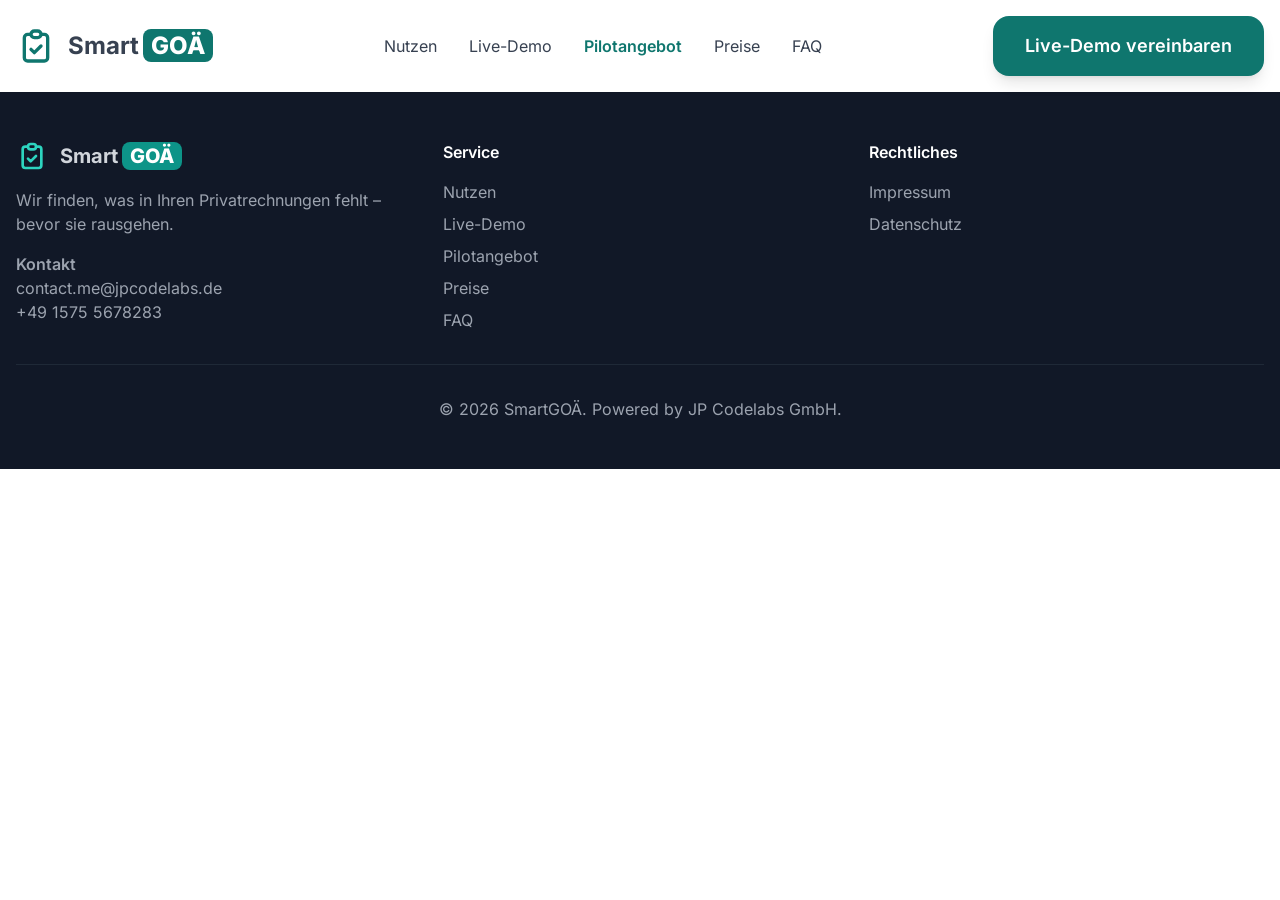
<file: pilotangebot.html>
<!doctype html>
<html lang="de">
  <head>
    <meta charset="UTF-8" />
    <meta name="viewport" content="width=device-width, initial-scale=1.0" />

    <!-- Icons: Google zeigt das Favicon in der Ergebnisliste (Größe muss ein Vielfaches von 48 px sein) -->
    <link rel="icon" href="/favicon.ico" sizes="48x48" />
    <link rel="icon" href="/favicon.svg" type="image/svg+xml" />
    <link rel="icon" href="/icon-192x192.png" sizes="192x192" type="image/png" />
    <link rel="apple-touch-icon" href="/apple-touch-icon.png" sizes="180x180" />
    <link rel="manifest" href="/site.webmanifest" />
    <meta name="theme-color" content="#0f766e" />

    <!-- Primary SEO (pro Route überschrieben von scripts/seo-pages.js, Werte in src/seo.js) -->
    <title>Pilotangebot: 3 Monate kostenlos | SmartGOÄ</title>
    <meta name="description" content="SmartGOÄ 3 Monate kostenlos in Ihrer Privatpraxis: Einrichtung durch uns, Ihr Aufwand etwa 20 Minuten, keine Zahlungsdaten. Bringt es nichts, kostet es nichts." />
    <meta name="keywords" content="GOÄ Abrechnung, GOÄ Rechnungsprüfung, GOÄ Software, Privatabrechnung Arzt, Privatliquidation, Abrechnungssoftware Privatpraxis, GOÄ Ziffern prüfen, Steigerungsfaktor GOÄ, GOÄ-Novelle" />
    <meta name="author" content="JP Codelabs GmbH" />
    <meta name="publisher" content="JP Codelabs GmbH" />
    <meta name="robots" content="index, follow" />
    <meta name="googlebot" content="index, follow, max-image-preview:large, max-snippet:-1, max-video-preview:-1" />
    <link rel="canonical" href="https://xn--smartgo-cxa.de/pilotangebot" />
    <link rel="alternate" hreflang="de" href="https://xn--smartgo-cxa.de/pilotangebot" />
    <link rel="alternate" hreflang="x-default" href="https://xn--smartgo-cxa.de/pilotangebot" />

    <!-- Open Graph (Facebook, LinkedIn, WhatsApp) -->
    <meta property="og:type" content="website" />
    <meta property="og:url" content="https://xn--smartgo-cxa.de/pilotangebot" />
    <meta property="og:title" content="Pilotangebot: 3 Monate kostenlos | SmartGOÄ" />
    <meta property="og:description" content="Leistung erbracht, dokumentiert – und nicht abgerechnet? SmartGOÄ gleicht jede Privatrechnung mit der Dokumentation ab, bevor sie rausgeht. Live-Demo, danach 3 Monate kostenlos und ab 49 € im Monat." />
    <meta property="og:locale" content="de_DE" />
    <meta property="og:site_name" content="SmartGOÄ" />
    <meta property="og:image" content="https://xn--smartgo-cxa.de/og-image.png" />
    <meta property="og:image:type" content="image/png" />
    <meta property="og:image:width" content="1200" />
    <meta property="og:image:height" content="627" />
    <meta property="og:image:alt" content="SmartGOÄ: Rechnungsprüfung mit gefundenen GOÄ-Positionen" />

    <!-- Twitter Card -->
    <meta name="twitter:card" content="summary_large_image" />
    <meta name="twitter:image" content="https://xn--smartgo-cxa.de/og-image.png" />
    <meta name="twitter:title" content="SmartGOÄ – GOÄ-Rechnungsprüfung für Privatpraxen" />
    <meta name="twitter:description" content="Leistung erbracht, dokumentiert – und nicht abgerechnet? SmartGOÄ gleicht jede Privatrechnung mit der Dokumentation ab, bevor sie rausgeht." />

    <!-- Structured Data (JSON-LD) -->
    <!-- WebSite: liefert Google den Website-Namen über dem Ergebnis ("SmartGOÄ" statt der Domain) -->
    <script type="application/ld+json">
    {
      "@context": "https://schema.org",
      "@type": "WebSite",
      "@id": "https://xn--smartgo-cxa.de/#website",
      "name": "SmartGOÄ",
      "alternateName": ["Smart GOÄ", "SmartGOAE", "smartgoä.de"],
      "url": "https://xn--smartgo-cxa.de/",
      "inLanguage": "de-DE",
      "publisher": { "@id": "https://xn--smartgo-cxa.de/#organization" }
    }
    </script>
    <!-- Organization: Logo und Kontakt für das Knowledge Panel -->
    <script type="application/ld+json">
    {
      "@context": "https://schema.org",
      "@type": "Organization",
      "@id": "https://xn--smartgo-cxa.de/#organization",
      "name": "SmartGOÄ",
      "legalName": "JP Codelabs GmbH",
      "url": "https://xn--smartgo-cxa.de/",
      "logo": {
        "@type": "ImageObject",
        "url": "https://xn--smartgo-cxa.de/icon-512x512.png",
        "width": 512,
        "height": 512
      },
      "description": "SmartGOÄ ist die Software zur GOÄ-Rechnungsprüfung für Privatpraxen: Jede Privatrechnung wird vor dem Versand gegen die Behandlungsdokumentation geprüft.",
      "email": "contact.me@jpcodelabs.de",
      "address": {
        "@type": "PostalAddress",
        "streetAddress": "Im Kleinen Eschle 15",
        "addressLocality": "Villingen-Schwenningen",
        "postalCode": "78054",
        "addressCountry": "DE"
      },
      "contactPoint": {
        "@type": "ContactPoint",
        "email": "contact.me@jpcodelabs.de",
        "telephone": "+49 1575 5678283",
        "contactType": "customer service",
        "availableLanguage": "de"
      },
      "parentOrganization": {
        "@type": "Organization",
        "name": "JP Codelabs GmbH",
        "url": "https://jpcodelabs.com"
      }
    }
    </script>
    <script type="application/ld+json">
    {
      "@context": "https://schema.org",
      "@type": "SoftwareApplication",
      "name": "SmartGOÄ",
      "description": "SmartGOÄ prüft Privatrechnungen nach GOÄ vor dem Versand gegen die Behandlungsdokumentation und schlägt fehlende Positionen vor – mit GOÄ-Regeln und KI, nachvollziehbar und mit ärztlicher Freigabe.",
      "url": "https://xn--smartgo-cxa.de/",
      "applicationCategory": "BusinessApplication",
      "operatingSystem": "Web",
      "inLanguage": "de-DE",
      "screenshot": "https://xn--smartgo-cxa.de/og-image.png",
      "featureList": [
        "Fehlende GOÄ-Ziffern, Anzahl und Zuschläge finden",
        "Ausschlüsse und Pflichtangaben vor dem Versand prüfen",
        "Steigerungsfaktor mit Begründungstext",
        "Import aus jedem Praxisprogramm"
      ],
      "offers": {
        "@type": "AggregateOffer",
        "lowPrice": "49",
        "highPrice": "199",
        "priceCurrency": "EUR",
        "offerCount": "3",
        "availability": "https://schema.org/InStock",
        "url": "https://xn--smartgo-cxa.de/preise"
      },
      "publisher": { "@id": "https://xn--smartgo-cxa.de/#organization" },
      "audience": {
        "@type": "Audience",
        "audienceType": "Privatpraxen, Arztpraxen mit Privatpatienten, MVZ"
      }
    }
    </script>
    <script type="module" crossorigin src="/assets/index-DNKMW8YF.js"></script>
    <link rel="modulepreload" crossorigin href="/assets/vue-router-DeVLHg9x.js">
    <link rel="stylesheet" crossorigin href="/assets/index-BPZSxoIN.css">
  </head>
  <body>
    <div id="app"><div class="min-h-screen bg-white"><header class="bg-white shadow-sm sticky top-0 z-50"><div class="container mx-auto px-4 py-4 flex justify-between items-center"><a href="/" class="flex items-center"><svg class="h-10 w-10 text-brand-primary mr-3" fill="none" stroke="currentColor" viewBox="0 0 24 24"><path stroke-linecap="round" stroke-linejoin="round" stroke-width="2" d="M9 5H7a2 2 0 00-2 2v12a2 2 0 002 2h10a2 2 0 002-2V7a2 2 0 00-2-2h-2M9 5a2 2 0 002 2h2a2 2 0 002-2M9 5a2 2 0 012-2h2a2 2 0 012 2m-6 9l2 2 4-4"></path></svg><span class="text-2xl"><span class="text-gray-700 font-bold">Smart</span><span class="ml-1 px-2 py-0.5 rounded-lg bg-brand-primary text-white font-extrabold">GOÄ</span></span></a><nav class="hidden lg:flex space-x-8"><!--[--><a href="/nutzen" class="text-gray-700 hover:text-brand-primary transition-colors">Nutzen</a><a href="/live-demo" class="text-gray-700 hover:text-brand-primary transition-colors">Live-Demo</a><a aria-current="page" href="/pilotangebot" class="router-link-active !text-brand-primary font-semibold text-gray-700 hover:text-brand-primary transition-colors">Pilotangebot</a><a href="/preise" class="text-gray-700 hover:text-brand-primary transition-colors">Preise</a><a href="/faq" class="text-gray-700 hover:text-brand-primary transition-colors">FAQ</a><!--]--></nav><a href="/starten" class="btn hidden lg:inline-flex">Live-Demo vereinbaren</a><button class="lg:hidden" aria-label="Menü öffnen"><svg class="w-6 h-6" fill="none" stroke="currentColor" viewBox="0 0 24 24"><path stroke-linecap="round" stroke-linejoin="round" stroke-width="2" d="M4 6h16M4 12h16M4 18h16"></path></svg></button></div><!----></header><main><section id="pilot" class="section bg-gray-50"><div class="container"><div class="text-center max-w-3xl mx-auto mb-14"><p class="eyebrow">Pilotangebot</p><h1 class="text-3xl sm:text-4xl md:text-5xl font-bold text-gray-900 tracking-tight leading-tight mb-6"> Drei Monate kostenlos. <span class="block text-brand-primary">Wir richten alles ein.</span></h1><p class="text-xl text-gray-600 leading-relaxed"> Zuerst eine kurze Live-Demo, danach nutzen Sie SmartGOÄ drei Monate kostenlos. Ihr Aufwand: etwa 20 Minuten. </p></div><div class="max-w-5xl mx-auto"><div class="rounded-3xl bg-gradient-to-br from-teal-50 to-sky-50 border border-teal-200 p-6 sm:p-8"><h3 class="text-sm font-semibold uppercase tracking-wider text-brand-primary mb-6">Sie bekommen</h3><ul class="grid md:grid-cols-3 gap-6"><!--[--><li class="flex items-start"><span class="flex-shrink-0 w-8 h-8 rounded-full bg-brand-primary text-white flex items-center justify-center mr-4"><svg class="w-4 h-4" fill="none" stroke="currentColor" viewBox="0 0 24 24"><path stroke-linecap="round" stroke-linejoin="round" stroke-width="2.5" d="M5 13l4 4L19 7"></path></svg></span><div><div class="font-semibold text-gray-900">3 Monate kostenlos</div><p class="text-gray-600">SmartGOÄ im Paket Ihrer Wahl, ohne Zahlungsdaten.</p></div></li><li class="flex items-start"><span class="flex-shrink-0 w-8 h-8 rounded-full bg-brand-primary text-white flex items-center justify-center mr-4"><svg class="w-4 h-4" fill="none" stroke="currentColor" viewBox="0 0 24 24"><path stroke-linecap="round" stroke-linejoin="round" stroke-width="2.5" d="M5 13l4 4L19 7"></path></svg></span><div><div class="font-semibold text-gray-900">Einrichtung durch uns</div><p class="text-gray-600">Wir binden Ihre Exporte an und stellen die Prüfregeln Ihrer Fachrichtung ein.</p></div></li><li class="flex items-start"><span class="flex-shrink-0 w-8 h-8 rounded-full bg-brand-primary text-white flex items-center justify-center mr-4"><svg class="w-4 h-4" fill="none" stroke="currentColor" viewBox="0 0 24 24"><path stroke-linecap="round" stroke-linejoin="round" stroke-width="2.5" d="M5 13l4 4L19 7"></path></svg></span><div><div class="font-semibold text-gray-900">20 Minuten Aufwand</div><p class="text-gray-600">Für die Demo und einen Export aus Ihrem Praxisprogramm. Den Rest machen wir.</p></div></li><!--]--></ul></div></div><div class="text-center mt-10"><a href="/starten" class="btn inline-flex justify-center">Live-Demo vereinbaren</a><p class="text-sm text-gray-500 mt-3">Zuerst zeigen wir Ihnen SmartGOÄ in einer kurzen Live-Demo – danach starten Sie den Pilot.</p></div></div></section><section class="section bg-gradient-to-br from-teal-800 via-brand-primary to-sky-700"><div class="container"><div class="text-center max-w-3xl mx-auto"><h2 class="text-4xl md:text-5xl font-bold text-white tracking-tight leading-tight mb-6"> Sehen Sie, was in <span class="text-teal-200">Ihren Rechnungen</span> fehlt. </h2><p class="text-xl text-white/90 mb-10"> Vereinbaren Sie eine kurze Live-Demo. Danach testen Sie 3 Monate kostenlos – die Einrichtung übernehmen wir. </p><a href="/starten" class="group inline-flex items-center px-10 py-5 bg-white text-teal-800 font-bold text-xl rounded-2xl shadow-2xl transform hover:scale-105 transition-all duration-300"><span class="mr-3">Live-Demo vereinbaren</span><svg class="w-6 h-6 transform group-hover:translate-x-1 transition-transform duration-300" fill="none" stroke="currentColor" viewBox="0 0 24 24"><path stroke-linecap="round" stroke-linejoin="round" stroke-width="2" d="M17 8l4 4m0 0l-4 4m4-4H3"></path></svg></a></div></div></section></main><footer class="bg-gray-900 text-white py-12"><div class="container mx-auto px-4"><div class="grid md:grid-cols-3 gap-8"><div><div class="flex items-center mb-4"><svg class="h-8 w-8 text-teal-400 mr-3" fill="none" stroke="currentColor" viewBox="0 0 24 24"><path stroke-linecap="round" stroke-linejoin="round" stroke-width="2" d="M9 5H7a2 2 0 00-2 2v12a2 2 0 002 2h10a2 2 0 002-2V7a2 2 0 00-2-2h-2M9 5a2 2 0 002 2h2a2 2 0 002-2M9 5a2 2 0 012-2h2a2 2 0 012 2m-6 9l2 2 4-4"></path></svg><span class="text-xl"><span class="text-gray-300 font-bold">Smart</span><span class="ml-1 px-2 py-0.5 rounded-lg bg-teal-600 text-white font-extrabold">GOÄ</span></span></div><p class="text-gray-400 mb-4">Wir finden, was in Ihren Privatrechnungen fehlt – bevor sie rausgehen.</p><div class="text-gray-400"><p class="font-semibold">Kontakt</p><p>contact.me@jpcodelabs.de</p><p>+49 1575 5678283</p></div></div><div><h4 class="font-semibold mb-4">Service</h4><ul class="space-y-2 text-gray-400"><li><a href="/nutzen" class="hover:text-white">Nutzen</a></li><li><a href="/live-demo" class="hover:text-white">Live-Demo</a></li><li><a aria-current="page" href="/pilotangebot" class="router-link-active router-link-exact-active hover:text-white">Pilotangebot</a></li><li><a href="/preise" class="hover:text-white">Preise</a></li><li><a href="/faq" class="hover:text-white">FAQ</a></li></ul></div><div><h4 class="font-semibold mb-4">Rechtliches</h4><ul class="space-y-2 text-gray-400"><li><a href="/impressum" class="hover:text-white">Impressum</a></li><li><a href="/datenschutz" class="hover:text-white">Datenschutz</a></li></ul></div></div><div class="border-t border-gray-800 mt-8 pt-8 text-center text-gray-400"><p>© 2026 SmartGOÄ. Powered by JP Codelabs GmbH.</p></div></div></footer></div></div>
  </body>
</html>
</file>
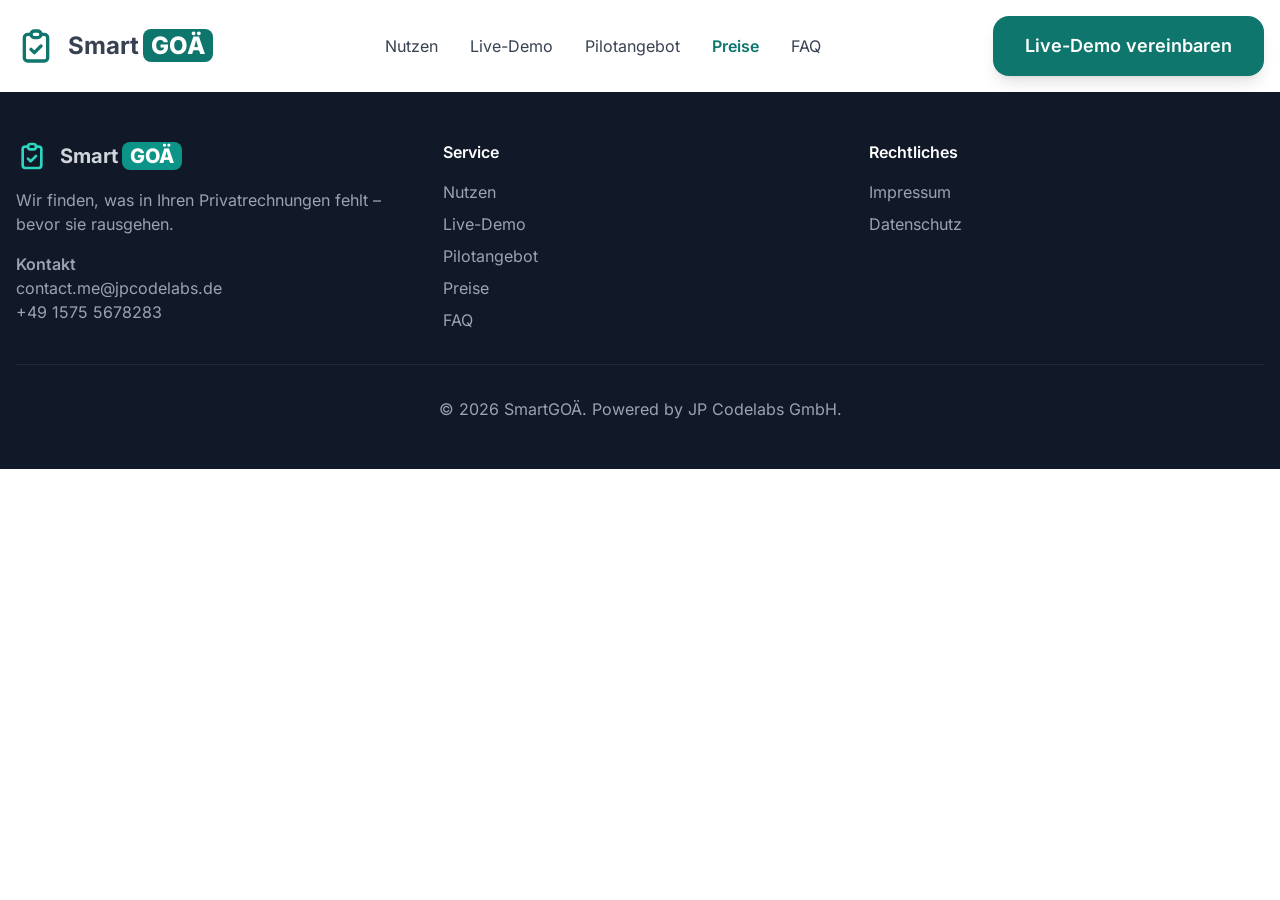
<file: preise.html>
<!doctype html>
<html lang="de">
  <head>
    <meta charset="UTF-8" />
    <meta name="viewport" content="width=device-width, initial-scale=1.0" />

    <!-- Icons: Google zeigt das Favicon in der Ergebnisliste (Größe muss ein Vielfaches von 48 px sein) -->
    <link rel="icon" href="/favicon.ico" sizes="48x48" />
    <link rel="icon" href="/favicon.svg" type="image/svg+xml" />
    <link rel="icon" href="/icon-192x192.png" sizes="192x192" type="image/png" />
    <link rel="apple-touch-icon" href="/apple-touch-icon.png" sizes="180x180" />
    <link rel="manifest" href="/site.webmanifest" />
    <meta name="theme-color" content="#0f766e" />

    <!-- Primary SEO (pro Route überschrieben von scripts/seo-pages.js, Werte in src/seo.js) -->
    <title>Preise: GOÄ-Rechnungsprüfung ab 49 € im Monat | SmartGOÄ</title>
    <meta name="description" content="SmartGOÄ für Einzelpraxen, Praxen mit mehreren Ärzten und MVZ: ab 49 € im Monat, monatlich kündbar, keine Einrichtungsgebühr. Die ersten 3 Monate sind kostenlos." />
    <meta name="keywords" content="GOÄ Abrechnung, GOÄ Rechnungsprüfung, GOÄ Software, Privatabrechnung Arzt, Privatliquidation, Abrechnungssoftware Privatpraxis, GOÄ Ziffern prüfen, Steigerungsfaktor GOÄ, GOÄ-Novelle" />
    <meta name="author" content="JP Codelabs GmbH" />
    <meta name="publisher" content="JP Codelabs GmbH" />
    <meta name="robots" content="index, follow" />
    <meta name="googlebot" content="index, follow, max-image-preview:large, max-snippet:-1, max-video-preview:-1" />
    <link rel="canonical" href="https://xn--smartgo-cxa.de/preise" />
    <link rel="alternate" hreflang="de" href="https://xn--smartgo-cxa.de/preise" />
    <link rel="alternate" hreflang="x-default" href="https://xn--smartgo-cxa.de/preise" />

    <!-- Open Graph (Facebook, LinkedIn, WhatsApp) -->
    <meta property="og:type" content="website" />
    <meta property="og:url" content="https://xn--smartgo-cxa.de/preise" />
    <meta property="og:title" content="Preise: GOÄ-Rechnungsprüfung ab 49 € im Monat | SmartGOÄ" />
    <meta property="og:description" content="Leistung erbracht, dokumentiert – und nicht abgerechnet? SmartGOÄ gleicht jede Privatrechnung mit der Dokumentation ab, bevor sie rausgeht. Live-Demo, danach 3 Monate kostenlos und ab 49 € im Monat." />
    <meta property="og:locale" content="de_DE" />
    <meta property="og:site_name" content="SmartGOÄ" />
    <meta property="og:image" content="https://xn--smartgo-cxa.de/og-image.png" />
    <meta property="og:image:type" content="image/png" />
    <meta property="og:image:width" content="1200" />
    <meta property="og:image:height" content="627" />
    <meta property="og:image:alt" content="SmartGOÄ: Rechnungsprüfung mit gefundenen GOÄ-Positionen" />

    <!-- Twitter Card -->
    <meta name="twitter:card" content="summary_large_image" />
    <meta name="twitter:image" content="https://xn--smartgo-cxa.de/og-image.png" />
    <meta name="twitter:title" content="SmartGOÄ – GOÄ-Rechnungsprüfung für Privatpraxen" />
    <meta name="twitter:description" content="Leistung erbracht, dokumentiert – und nicht abgerechnet? SmartGOÄ gleicht jede Privatrechnung mit der Dokumentation ab, bevor sie rausgeht." />

    <!-- Structured Data (JSON-LD) -->
    <!-- WebSite: liefert Google den Website-Namen über dem Ergebnis ("SmartGOÄ" statt der Domain) -->
    <script type="application/ld+json">
    {
      "@context": "https://schema.org",
      "@type": "WebSite",
      "@id": "https://xn--smartgo-cxa.de/#website",
      "name": "SmartGOÄ",
      "alternateName": ["Smart GOÄ", "SmartGOAE", "smartgoä.de"],
      "url": "https://xn--smartgo-cxa.de/",
      "inLanguage": "de-DE",
      "publisher": { "@id": "https://xn--smartgo-cxa.de/#organization" }
    }
    </script>
    <!-- Organization: Logo und Kontakt für das Knowledge Panel -->
    <script type="application/ld+json">
    {
      "@context": "https://schema.org",
      "@type": "Organization",
      "@id": "https://xn--smartgo-cxa.de/#organization",
      "name": "SmartGOÄ",
      "legalName": "JP Codelabs GmbH",
      "url": "https://xn--smartgo-cxa.de/",
      "logo": {
        "@type": "ImageObject",
        "url": "https://xn--smartgo-cxa.de/icon-512x512.png",
        "width": 512,
        "height": 512
      },
      "description": "SmartGOÄ ist die Software zur GOÄ-Rechnungsprüfung für Privatpraxen: Jede Privatrechnung wird vor dem Versand gegen die Behandlungsdokumentation geprüft.",
      "email": "contact.me@jpcodelabs.de",
      "address": {
        "@type": "PostalAddress",
        "streetAddress": "Im Kleinen Eschle 15",
        "addressLocality": "Villingen-Schwenningen",
        "postalCode": "78054",
        "addressCountry": "DE"
      },
      "contactPoint": {
        "@type": "ContactPoint",
        "email": "contact.me@jpcodelabs.de",
        "telephone": "+49 1575 5678283",
        "contactType": "customer service",
        "availableLanguage": "de"
      },
      "parentOrganization": {
        "@type": "Organization",
        "name": "JP Codelabs GmbH",
        "url": "https://jpcodelabs.com"
      }
    }
    </script>
    <script type="application/ld+json">
    {
      "@context": "https://schema.org",
      "@type": "SoftwareApplication",
      "name": "SmartGOÄ",
      "description": "SmartGOÄ prüft Privatrechnungen nach GOÄ vor dem Versand gegen die Behandlungsdokumentation und schlägt fehlende Positionen vor – mit GOÄ-Regeln und KI, nachvollziehbar und mit ärztlicher Freigabe.",
      "url": "https://xn--smartgo-cxa.de/",
      "applicationCategory": "BusinessApplication",
      "operatingSystem": "Web",
      "inLanguage": "de-DE",
      "screenshot": "https://xn--smartgo-cxa.de/og-image.png",
      "featureList": [
        "Fehlende GOÄ-Ziffern, Anzahl und Zuschläge finden",
        "Ausschlüsse und Pflichtangaben vor dem Versand prüfen",
        "Steigerungsfaktor mit Begründungstext",
        "Import aus jedem Praxisprogramm"
      ],
      "offers": {
        "@type": "AggregateOffer",
        "lowPrice": "49",
        "highPrice": "199",
        "priceCurrency": "EUR",
        "offerCount": "3",
        "availability": "https://schema.org/InStock",
        "url": "https://xn--smartgo-cxa.de/preise"
      },
      "publisher": { "@id": "https://xn--smartgo-cxa.de/#organization" },
      "audience": {
        "@type": "Audience",
        "audienceType": "Privatpraxen, Arztpraxen mit Privatpatienten, MVZ"
      }
    }
    </script>
    <script type="module" crossorigin src="/assets/index-DNKMW8YF.js"></script>
    <link rel="modulepreload" crossorigin href="/assets/vue-router-DeVLHg9x.js">
    <link rel="stylesheet" crossorigin href="/assets/index-BPZSxoIN.css">
  </head>
  <body>
    <div id="app"><div class="min-h-screen bg-white"><header class="bg-white shadow-sm sticky top-0 z-50"><div class="container mx-auto px-4 py-4 flex justify-between items-center"><a href="/" class="flex items-center"><svg class="h-10 w-10 text-brand-primary mr-3" fill="none" stroke="currentColor" viewBox="0 0 24 24"><path stroke-linecap="round" stroke-linejoin="round" stroke-width="2" d="M9 5H7a2 2 0 00-2 2v12a2 2 0 002 2h10a2 2 0 002-2V7a2 2 0 00-2-2h-2M9 5a2 2 0 002 2h2a2 2 0 002-2M9 5a2 2 0 012-2h2a2 2 0 012 2m-6 9l2 2 4-4"></path></svg><span class="text-2xl"><span class="text-gray-700 font-bold">Smart</span><span class="ml-1 px-2 py-0.5 rounded-lg bg-brand-primary text-white font-extrabold">GOÄ</span></span></a><nav class="hidden lg:flex space-x-8"><!--[--><a href="/nutzen" class="text-gray-700 hover:text-brand-primary transition-colors">Nutzen</a><a href="/live-demo" class="text-gray-700 hover:text-brand-primary transition-colors">Live-Demo</a><a href="/pilotangebot" class="text-gray-700 hover:text-brand-primary transition-colors">Pilotangebot</a><a aria-current="page" href="/preise" class="router-link-active !text-brand-primary font-semibold text-gray-700 hover:text-brand-primary transition-colors">Preise</a><a href="/faq" class="text-gray-700 hover:text-brand-primary transition-colors">FAQ</a><!--]--></nav><a href="/starten" class="btn hidden lg:inline-flex">Live-Demo vereinbaren</a><button class="lg:hidden" aria-label="Menü öffnen"><svg class="w-6 h-6" fill="none" stroke="currentColor" viewBox="0 0 24 24"><path stroke-linecap="round" stroke-linejoin="round" stroke-width="2" d="M4 6h16M4 12h16M4 18h16"></path></svg></button></div><!----></header><main><section id="preise" class="section bg-white"><div class="container"><div class="text-center max-w-3xl mx-auto mb-14"><p class="eyebrow">Preise</p><h1 class="text-3xl sm:text-4xl md:text-5xl font-bold text-gray-900 tracking-tight leading-tight mb-6"> Nach 3 Monaten Pilot: <span class="block text-brand-primary">ab 49 € im Monat.</span></h1><p class="text-xl text-gray-600 leading-relaxed"> Sie zahlen erst, wenn Sie gesehen haben, was SmartGOÄ in Ihren Rechnungen findet. Monatlich kündbar, keine Einrichtungsgebühr. </p></div><div class="grid md:grid-cols-3 gap-6 max-w-6xl mx-auto items-stretch"><!--[--><div class="bg-white border-gray-200 relative flex flex-col rounded-3xl p-6 lg:p-8 border"><!----><h3 class="text-xl font-bold">Basis</h3><p class="text-gray-500 text-sm mb-6">Für Einzelpraxen</p><p class="text-4xl font-bold tabular-nums">49 €</p><p class="text-gray-500 text-sm mb-6">netto im Monat, nach 3 Monaten kostenlos</p><a href="/starten?paket=basis" class="block w-full text-center mb-8 py-3 rounded-full font-semibold transition-colors bg-gray-900 text-white hover:bg-gray-800"> Live-Demo vereinbaren </a><!----><ul class="text-gray-700 space-y-3 text-sm"><!--[--><li class="flex items-start"><svg class="text-brand-primary w-5 h-5 mr-2 flex-shrink-0" fill="none" stroke="currentColor" viewBox="0 0 24 24"><path stroke-linecap="round" stroke-linejoin="round" stroke-width="2" d="M5 13l4 4L19 7"></path></svg> Findet vergessene Ziffern, Anzahl und Zuschläge</li><li class="flex items-start"><svg class="text-brand-primary w-5 h-5 mr-2 flex-shrink-0" fill="none" stroke="currentColor" viewBox="0 0 24 24"><path stroke-linecap="round" stroke-linejoin="round" stroke-width="2" d="M5 13l4 4L19 7"></path></svg> Prüft Ausschlüsse und Pflichtangaben vor dem Versand</li><li class="flex items-start"><svg class="text-brand-primary w-5 h-5 mr-2 flex-shrink-0" fill="none" stroke="currentColor" viewBox="0 0 24 24"><path stroke-linecap="round" stroke-linejoin="round" stroke-width="2" d="M5 13l4 4L19 7"></path></svg> Jeder Vorschlag mit Beleg, Sie entscheiden</li><li class="flex items-start"><svg class="text-brand-primary w-5 h-5 mr-2 flex-shrink-0" fill="none" stroke="currentColor" viewBox="0 0 24 24"><path stroke-linecap="round" stroke-linejoin="round" stroke-width="2" d="M5 13l4 4L19 7"></path></svg> 1 Ärztin / Arzt, bis 200 Privatrechnungen im Monat</li><li class="flex items-start"><svg class="text-brand-primary w-5 h-5 mr-2 flex-shrink-0" fill="none" stroke="currentColor" viewBox="0 0 24 24"><path stroke-linecap="round" stroke-linejoin="round" stroke-width="2" d="M5 13l4 4L19 7"></path></svg> Support per E-Mail, Antwort innerhalb von 24 Stunden</li><!--]--></ul></div><div class="bg-white border-brand-primary ring-2 ring-brand-primary relative flex flex-col rounded-3xl p-6 lg:p-8 border"><div class="absolute -top-3 left-1/2 -translate-x-1/2 bg-brand-primary text-white text-xs font-semibold px-3 py-1 rounded-full whitespace-nowrap"> Beliebteste Wahl </div><h3 class="text-xl font-bold">Praxis</h3><p class="text-gray-500 text-sm mb-6">Für Praxen mit mehreren Ärzten</p><p class="text-4xl font-bold tabular-nums">99 €</p><p class="text-gray-500 text-sm mb-6">netto im Monat, nach 3 Monaten kostenlos</p><a href="/starten?paket=praxis" class="block w-full text-center mb-8 py-3 rounded-full font-semibold transition-colors bg-brand-primary text-white hover:bg-brand-primary-dark"> Live-Demo vereinbaren </a><p class="text-gray-900 text-sm font-semibold mb-3">Alles aus Basis, plus:</p><ul class="text-gray-700 space-y-3 text-sm"><!--[--><li class="flex items-start"><svg class="text-brand-primary w-5 h-5 mr-2 flex-shrink-0" fill="none" stroke="currentColor" viewBox="0 0 24 24"><path stroke-linecap="round" stroke-linejoin="round" stroke-width="2" d="M5 13l4 4L19 7"></path></svg> Bis 3 Ärztinnen / Ärzte, unbegrenzt Rechnungen</li><li class="flex items-start"><svg class="text-brand-primary w-5 h-5 mr-2 flex-shrink-0" fill="none" stroke="currentColor" viewBox="0 0 24 24"><path stroke-linecap="round" stroke-linejoin="round" stroke-width="2" d="M5 13l4 4L19 7"></path></svg> Steigerungsfaktor mit fertigem Begründungstext</li><li class="flex items-start"><svg class="text-brand-primary w-5 h-5 mr-2 flex-shrink-0" fill="none" stroke="currentColor" viewBox="0 0 24 24"><path stroke-linecap="round" stroke-linejoin="round" stroke-width="2" d="M5 13l4 4L19 7"></path></svg> Monatsbericht: gefundenes Mehrhonorar in Euro</li><!--]--></ul></div><div class="bg-gray-900 border-gray-900 text-white relative flex flex-col rounded-3xl p-6 lg:p-8 border"><!----><h3 class="text-xl font-bold">MVZ</h3><p class="text-gray-400 text-sm mb-6">Für MVZ und Verrechnungsstellen</p><p class="text-4xl font-bold tabular-nums">199 €</p><p class="text-gray-400 text-sm mb-6">netto im Monat, nach 3 Monaten kostenlos</p><a href="/starten?paket=mvz" class="block w-full text-center mb-8 py-3 rounded-full font-semibold transition-colors bg-teal-300 text-gray-900 hover:bg-teal-200"> Live-Demo vereinbaren </a><p class="text-gray-300 text-sm font-semibold mb-3">Alles aus Praxis, plus:</p><ul class="text-gray-200 space-y-3 text-sm"><!--[--><li class="flex items-start"><svg class="text-teal-300 w-5 h-5 mr-2 flex-shrink-0" fill="none" stroke="currentColor" viewBox="0 0 24 24"><path stroke-linecap="round" stroke-linejoin="round" stroke-width="2" d="M5 13l4 4L19 7"></path></svg> Unbegrenzt Ärztinnen / Ärzte und Standorte</li><li class="flex items-start"><svg class="text-teal-300 w-5 h-5 mr-2 flex-shrink-0" fill="none" stroke="currentColor" viewBox="0 0 24 24"><path stroke-linecap="round" stroke-linejoin="round" stroke-width="2" d="M5 13l4 4L19 7"></path></svg> Regelwerk auf Ihre Praxis abgestimmt, von uns gepflegt</li><li class="flex items-start"><svg class="text-teal-300 w-5 h-5 mr-2 flex-shrink-0" fill="none" stroke="currentColor" viewBox="0 0 24 24"><path stroke-linecap="round" stroke-linejoin="round" stroke-width="2" d="M5 13l4 4L19 7"></path></svg> Export für Verrechnungsstellen</li><li class="flex items-start"><svg class="text-teal-300 w-5 h-5 mr-2 flex-shrink-0" fill="none" stroke="currentColor" viewBox="0 0 24 24"><path stroke-linecap="round" stroke-linejoin="round" stroke-width="2" d="M5 13l4 4L19 7"></path></svg> Einrichtung vor Ort, fester Ansprechpartner</li><!--]--></ul></div><!--]--></div><p class="text-center text-sm text-gray-500 mt-8 max-w-3xl mx-auto"> Alle Preise netto zzgl. MwSt. Die ersten 3 Monate sind kostenlos und ohne Zahlungsdaten. Keine Einrichtungsgebühr, monatlich kündbar. </p><div class="max-w-5xl mx-auto mt-24"><div class="text-center mb-10"><p class="eyebrow">Was enthalten ist</p><h3 class="text-3xl md:text-4xl font-bold text-gray-900 tracking-tight">Jedes Paket baut auf dem vorigen auf.</h3></div><div class="overflow-x-auto -mx-4 px-4"><table class="w-full min-w-[36rem] text-left text-sm"><thead><tr class="border-b border-gray-200"><th class="sticky left-0 bg-white py-4 pr-4 font-normal text-gray-500 w-2/5"><span class="sr-only">Leistung</span></th><!--[--><th class="py-4 px-3 text-center text-base font-bold text-gray-900">Basis</th><th class="py-4 px-3 text-center text-base font-bold text-gray-900">Praxis</th><th class="py-4 px-3 text-center text-base font-bold text-gray-900">MVZ</th><!--]--></tr></thead><tbody><tr class="border-b border-gray-100"><td class="sticky left-0 bg-white py-3 pr-4 text-gray-700">Preis, netto im Monat</td><!--[--><td class="py-3 px-3 text-center font-semibold text-gray-900 tabular-nums">49 €</td><td class="py-3 px-3 text-center font-semibold text-gray-900 tabular-nums">99 €</td><td class="py-3 px-3 text-center font-semibold text-gray-900 tabular-nums">199 €</td><!--]--></tr><tr class="border-b border-gray-100"><td class="sticky left-0 bg-white py-3 pr-4 text-gray-700">Die ersten 3 Monate</td><!--[--><td class="py-3 px-3 text-center font-semibold text-brand-primary">kostenlos</td><td class="py-3 px-3 text-center font-semibold text-brand-primary">kostenlos</td><td class="py-3 px-3 text-center font-semibold text-brand-primary">kostenlos</td><!--]--></tr></tbody><!--[--><tbody><tr><th colspan="4" class="pt-8 pb-2 text-xs font-semibold uppercase tracking-wider text-gray-500">Prüfung jeder Rechnung</th></tr><!--[--><tr class="border-b border-gray-100"><td class="sticky left-0 bg-white py-3 pr-4 text-gray-700">Fehlende Leistungen, Anzahl und Zuschläge</td><!--[--><td class="py-3 px-3 text-center"><svg class="w-5 h-5 mx-auto text-brand-primary" fill="none" stroke="currentColor" viewBox="0 0 24 24" aria-label="enthalten"><path stroke-linecap="round" stroke-linejoin="round" stroke-width="2" d="M5 13l4 4L19 7"></path></svg></td><td class="py-3 px-3 text-center"><svg class="w-5 h-5 mx-auto text-brand-primary" fill="none" stroke="currentColor" viewBox="0 0 24 24" aria-label="enthalten"><path stroke-linecap="round" stroke-linejoin="round" stroke-width="2" d="M5 13l4 4L19 7"></path></svg></td><td class="py-3 px-3 text-center"><svg class="w-5 h-5 mx-auto text-brand-primary" fill="none" stroke="currentColor" viewBox="0 0 24 24" aria-label="enthalten"><path stroke-linecap="round" stroke-linejoin="round" stroke-width="2" d="M5 13l4 4L19 7"></path></svg></td><!--]--></tr><tr class="border-b border-gray-100"><td class="sticky left-0 bg-white py-3 pr-4 text-gray-700">Ausschlüsse, Höchstwerte und Pflichtangaben</td><!--[--><td class="py-3 px-3 text-center"><svg class="w-5 h-5 mx-auto text-brand-primary" fill="none" stroke="currentColor" viewBox="0 0 24 24" aria-label="enthalten"><path stroke-linecap="round" stroke-linejoin="round" stroke-width="2" d="M5 13l4 4L19 7"></path></svg></td><td class="py-3 px-3 text-center"><svg class="w-5 h-5 mx-auto text-brand-primary" fill="none" stroke="currentColor" viewBox="0 0 24 24" aria-label="enthalten"><path stroke-linecap="round" stroke-linejoin="round" stroke-width="2" d="M5 13l4 4L19 7"></path></svg></td><td class="py-3 px-3 text-center"><svg class="w-5 h-5 mx-auto text-brand-primary" fill="none" stroke="currentColor" viewBox="0 0 24 24" aria-label="enthalten"><path stroke-linecap="round" stroke-linejoin="round" stroke-width="2" d="M5 13l4 4L19 7"></path></svg></td><!--]--></tr><tr class="border-b border-gray-100"><td class="sticky left-0 bg-white py-3 pr-4 text-gray-700">Beleg und Sicherheitsstufe an jedem Vorschlag</td><!--[--><td class="py-3 px-3 text-center"><svg class="w-5 h-5 mx-auto text-brand-primary" fill="none" stroke="currentColor" viewBox="0 0 24 24" aria-label="enthalten"><path stroke-linecap="round" stroke-linejoin="round" stroke-width="2" d="M5 13l4 4L19 7"></path></svg></td><td class="py-3 px-3 text-center"><svg class="w-5 h-5 mx-auto text-brand-primary" fill="none" stroke="currentColor" viewBox="0 0 24 24" aria-label="enthalten"><path stroke-linecap="round" stroke-linejoin="round" stroke-width="2" d="M5 13l4 4L19 7"></path></svg></td><td class="py-3 px-3 text-center"><svg class="w-5 h-5 mx-auto text-brand-primary" fill="none" stroke="currentColor" viewBox="0 0 24 24" aria-label="enthalten"><path stroke-linecap="round" stroke-linejoin="round" stroke-width="2" d="M5 13l4 4L19 7"></path></svg></td><!--]--></tr><tr class="border-b border-gray-100"><td class="sticky left-0 bg-white py-3 pr-4 text-gray-700">Steigerungsfaktor mit Begründungstext</td><!--[--><td class="py-3 px-3 text-center"><span class="text-gray-300" aria-label="nicht enthalten">—</span></td><td class="py-3 px-3 text-center"><svg class="w-5 h-5 mx-auto text-brand-primary" fill="none" stroke="currentColor" viewBox="0 0 24 24" aria-label="enthalten"><path stroke-linecap="round" stroke-linejoin="round" stroke-width="2" d="M5 13l4 4L19 7"></path></svg></td><td class="py-3 px-3 text-center"><svg class="w-5 h-5 mx-auto text-brand-primary" fill="none" stroke="currentColor" viewBox="0 0 24 24" aria-label="enthalten"><path stroke-linecap="round" stroke-linejoin="round" stroke-width="2" d="M5 13l4 4L19 7"></path></svg></td><!--]--></tr><tr class="border-b border-gray-100"><td class="sticky left-0 bg-white py-3 pr-4 text-gray-700">Monatsbericht: gefundenes Mehrhonorar</td><!--[--><td class="py-3 px-3 text-center"><span class="text-gray-300" aria-label="nicht enthalten">—</span></td><td class="py-3 px-3 text-center"><svg class="w-5 h-5 mx-auto text-brand-primary" fill="none" stroke="currentColor" viewBox="0 0 24 24" aria-label="enthalten"><path stroke-linecap="round" stroke-linejoin="round" stroke-width="2" d="M5 13l4 4L19 7"></path></svg></td><td class="py-3 px-3 text-center"><svg class="w-5 h-5 mx-auto text-brand-primary" fill="none" stroke="currentColor" viewBox="0 0 24 24" aria-label="enthalten"><path stroke-linecap="round" stroke-linejoin="round" stroke-width="2" d="M5 13l4 4L19 7"></path></svg></td><!--]--></tr><tr class="border-b border-gray-100"><td class="sticky left-0 bg-white py-3 pr-4 text-gray-700">Regelwerk auf Ihre Praxis abgestimmt</td><!--[--><td class="py-3 px-3 text-center"><span class="text-gray-300" aria-label="nicht enthalten">—</span></td><td class="py-3 px-3 text-center"><span class="text-gray-300" aria-label="nicht enthalten">—</span></td><td class="py-3 px-3 text-center"><svg class="w-5 h-5 mx-auto text-brand-primary" fill="none" stroke="currentColor" viewBox="0 0 24 24" aria-label="enthalten"><path stroke-linecap="round" stroke-linejoin="round" stroke-width="2" d="M5 13l4 4L19 7"></path></svg></td><!--]--></tr><tr class="border-b border-gray-100"><td class="sticky left-0 bg-white py-3 pr-4 text-gray-700">Export für Verrechnungsstellen</td><!--[--><td class="py-3 px-3 text-center"><span class="text-gray-300" aria-label="nicht enthalten">—</span></td><td class="py-3 px-3 text-center"><span class="text-gray-300" aria-label="nicht enthalten">—</span></td><td class="py-3 px-3 text-center"><svg class="w-5 h-5 mx-auto text-brand-primary" fill="none" stroke="currentColor" viewBox="0 0 24 24" aria-label="enthalten"><path stroke-linecap="round" stroke-linejoin="round" stroke-width="2" d="M5 13l4 4L19 7"></path></svg></td><!--]--></tr><!--]--></tbody><tbody><tr><th colspan="4" class="pt-8 pb-2 text-xs font-semibold uppercase tracking-wider text-gray-500">Ihre Praxis</th></tr><!--[--><tr class="border-b border-gray-100"><td class="sticky left-0 bg-white py-3 pr-4 text-gray-700">Ärztinnen und Ärzte</td><!--[--><td class="py-3 px-3 text-center"><span class="text-gray-700">1</span></td><td class="py-3 px-3 text-center"><span class="text-gray-700">bis 3</span></td><td class="py-3 px-3 text-center"><span class="text-gray-700">unbegrenzt</span></td><!--]--></tr><tr class="border-b border-gray-100"><td class="sticky left-0 bg-white py-3 pr-4 text-gray-700">Privatrechnungen im Monat</td><!--[--><td class="py-3 px-3 text-center"><span class="text-gray-700">bis 200</span></td><td class="py-3 px-3 text-center"><span class="text-gray-700">unbegrenzt</span></td><td class="py-3 px-3 text-center"><span class="text-gray-700">unbegrenzt</span></td><!--]--></tr><tr class="border-b border-gray-100"><td class="sticky left-0 bg-white py-3 pr-4 text-gray-700">Import von BDT und PAD aus jedem PVS</td><!--[--><td class="py-3 px-3 text-center"><svg class="w-5 h-5 mx-auto text-brand-primary" fill="none" stroke="currentColor" viewBox="0 0 24 24" aria-label="enthalten"><path stroke-linecap="round" stroke-linejoin="round" stroke-width="2" d="M5 13l4 4L19 7"></path></svg></td><td class="py-3 px-3 text-center"><svg class="w-5 h-5 mx-auto text-brand-primary" fill="none" stroke="currentColor" viewBox="0 0 24 24" aria-label="enthalten"><path stroke-linecap="round" stroke-linejoin="round" stroke-width="2" d="M5 13l4 4L19 7"></path></svg></td><td class="py-3 px-3 text-center"><svg class="w-5 h-5 mx-auto text-brand-primary" fill="none" stroke="currentColor" viewBox="0 0 24 24" aria-label="enthalten"><path stroke-linecap="round" stroke-linejoin="round" stroke-width="2" d="M5 13l4 4L19 7"></path></svg></td><!--]--></tr><!--]--></tbody><tbody><tr><th colspan="4" class="pt-8 pb-2 text-xs font-semibold uppercase tracking-wider text-gray-500">Service</th></tr><!--[--><tr class="border-b border-gray-100"><td class="sticky left-0 bg-white py-3 pr-4 text-gray-700">Einrichtung</td><!--[--><td class="py-3 px-3 text-center"><span class="text-gray-700">inklusive</span></td><td class="py-3 px-3 text-center"><span class="text-gray-700">inklusive</span></td><td class="py-3 px-3 text-center"><span class="text-gray-700">vor Ort</span></td><!--]--></tr><tr class="border-b border-gray-100"><td class="sticky left-0 bg-white py-3 pr-4 text-gray-700">Support per E-Mail, Antwort innerhalb von 24 Stunden</td><!--[--><td class="py-3 px-3 text-center"><svg class="w-5 h-5 mx-auto text-brand-primary" fill="none" stroke="currentColor" viewBox="0 0 24 24" aria-label="enthalten"><path stroke-linecap="round" stroke-linejoin="round" stroke-width="2" d="M5 13l4 4L19 7"></path></svg></td><td class="py-3 px-3 text-center"><svg class="w-5 h-5 mx-auto text-brand-primary" fill="none" stroke="currentColor" viewBox="0 0 24 24" aria-label="enthalten"><path stroke-linecap="round" stroke-linejoin="round" stroke-width="2" d="M5 13l4 4L19 7"></path></svg></td><td class="py-3 px-3 text-center"><svg class="w-5 h-5 mx-auto text-brand-primary" fill="none" stroke="currentColor" viewBox="0 0 24 24" aria-label="enthalten"><path stroke-linecap="round" stroke-linejoin="round" stroke-width="2" d="M5 13l4 4L19 7"></path></svg></td><!--]--></tr><tr class="border-b border-gray-100"><td class="sticky left-0 bg-white py-3 pr-4 text-gray-700">Fester Ansprechpartner</td><!--[--><td class="py-3 px-3 text-center"><span class="text-gray-300" aria-label="nicht enthalten">—</span></td><td class="py-3 px-3 text-center"><span class="text-gray-300" aria-label="nicht enthalten">—</span></td><td class="py-3 px-3 text-center"><svg class="w-5 h-5 mx-auto text-brand-primary" fill="none" stroke="currentColor" viewBox="0 0 24 24" aria-label="enthalten"><path stroke-linecap="round" stroke-linejoin="round" stroke-width="2" d="M5 13l4 4L19 7"></path></svg></td><!--]--></tr><tr class="border-b border-gray-100"><td class="sticky left-0 bg-white py-3 pr-4 text-gray-700">Laufzeit</td><!--[--><td class="py-3 px-3 text-center"><span class="text-gray-700">monatlich kündbar</span></td><td class="py-3 px-3 text-center"><span class="text-gray-700">monatlich kündbar</span></td><td class="py-3 px-3 text-center"><span class="text-gray-700">monatlich kündbar</span></td><!--]--></tr><!--]--></tbody><!--]--></table></div></div></div></section><section id="rechner" class="section bg-gradient-to-br from-teal-50 via-white to-sky-50"><div class="container"><div class="text-center mb-12"><h2 class="section-title"> Wie viel steckt <span class="text-brand-primary">in Ihren Rechnungen</span>? </h2><p class="section-subtitle"> Stellen Sie Ihre Praxis ein – und sehen Sie, was eine einzige vergessene Ziffer im Monat ausmacht. </p></div><div class="max-w-5xl mx-auto grid lg:grid-cols-2 gap-8 items-stretch"><div class="card space-y-8"><div><div class="flex justify-between items-baseline mb-2"><label for="calc-invoices" class="font-medium text-gray-900">Privatrechnungen pro Monat</label><span class="text-xl font-bold text-brand-primary tabular-nums">300</span></div><input id="calc-invoices" value="300" type="range" min="50" max="1500" step="10" class="w-full accent-teal-700"></div><div><div class="flex justify-between items-baseline mb-2"><label for="calc-share" class="font-medium text-gray-900">Davon mit einer vergessenen Position</label><span class="text-xl font-bold text-brand-primary tabular-nums">5 %</span></div><input id="calc-share" value="5" type="range" min="2" max="30" step="1" class="w-full accent-teal-700"></div><div><div class="font-medium text-gray-900 mb-3">Typische fehlende Position</div><div class="grid grid-cols-3 gap-2"><!--[--><button type="button" class="border-gray-200 hover:border-gray-300 rounded-xl border px-2 py-3 text-center transition-colors"><div class="text-sm font-semibold text-gray-900">Nr. 250</div><div class="text-xs text-gray-500">Blutentnahme</div><div class="text-sm font-medium text-brand-primary tabular-nums mt-1">4,20 €</div></button><button type="button" class="border-brand-primary bg-teal-50 ring-1 ring-brand-primary rounded-xl border px-2 py-3 text-center transition-colors"><div class="text-sm font-semibold text-gray-900">Nr. 420</div><div class="text-xs text-gray-500">weiteres Organ (Sono)</div><div class="text-sm font-medium text-brand-primary tabular-nums mt-1">10,72 €</div></button><button type="button" class="border-gray-200 hover:border-gray-300 rounded-xl border px-2 py-3 text-center transition-colors"><div class="text-sm font-semibold text-gray-900">Nr. 3</div><div class="text-xs text-gray-500">eingehende Beratung</div><div class="text-sm font-medium text-brand-primary tabular-nums mt-1">20,11 €</div></button><!--]--></div></div></div><div class="rounded-2xl bg-gradient-to-br from-teal-700 to-sky-700 text-white p-8 flex flex-col"><div class="text-teal-100 mb-1">Mögliches Mehrhonorar</div><div class="text-4xl sm:text-5xl font-bold tabular-nums mb-1">160,80 €</div><div class="text-teal-100 mb-8">pro Monat · 1.929,60 € im Jahr</div><div class="rounded-xl bg-white/10 p-4 mb-8"><div class="flex justify-between text-sm mb-1"><span>Empfohlen: Paket Praxis</span><span class="tabular-nums">99 € / Monat</span></div><div class="text-lg font-semibold"> Bezahlt ab 10 gefundenen Positionen im Monat </div></div><a href="/starten?paket=praxis" class="mt-auto block w-full text-center py-4 rounded-xl bg-white text-teal-800 font-bold text-lg hover:bg-teal-50 transition-colors"> Live-Demo vereinbaren </a><p class="text-xs text-teal-100 mt-3 text-center"> Rechenbeispiel mit Ihren Annahmen. Was in Ihren Rechnungen tatsächlich fehlt, zeigt die erste Prüfung. Danach 3 Monate kostenlos. </p></div></div></div></section><section class="section bg-gradient-to-br from-teal-800 via-brand-primary to-sky-700"><div class="container"><div class="text-center max-w-3xl mx-auto"><h2 class="text-4xl md:text-5xl font-bold text-white tracking-tight leading-tight mb-6"> Sehen Sie, was in <span class="text-teal-200">Ihren Rechnungen</span> fehlt. </h2><p class="text-xl text-white/90 mb-10"> Vereinbaren Sie eine kurze Live-Demo. Danach testen Sie 3 Monate kostenlos – die Einrichtung übernehmen wir. </p><a href="/starten" class="group inline-flex items-center px-10 py-5 bg-white text-teal-800 font-bold text-xl rounded-2xl shadow-2xl transform hover:scale-105 transition-all duration-300"><span class="mr-3">Live-Demo vereinbaren</span><svg class="w-6 h-6 transform group-hover:translate-x-1 transition-transform duration-300" fill="none" stroke="currentColor" viewBox="0 0 24 24"><path stroke-linecap="round" stroke-linejoin="round" stroke-width="2" d="M17 8l4 4m0 0l-4 4m4-4H3"></path></svg></a></div></div></section></main><footer class="bg-gray-900 text-white py-12"><div class="container mx-auto px-4"><div class="grid md:grid-cols-3 gap-8"><div><div class="flex items-center mb-4"><svg class="h-8 w-8 text-teal-400 mr-3" fill="none" stroke="currentColor" viewBox="0 0 24 24"><path stroke-linecap="round" stroke-linejoin="round" stroke-width="2" d="M9 5H7a2 2 0 00-2 2v12a2 2 0 002 2h10a2 2 0 002-2V7a2 2 0 00-2-2h-2M9 5a2 2 0 002 2h2a2 2 0 002-2M9 5a2 2 0 012-2h2a2 2 0 012 2m-6 9l2 2 4-4"></path></svg><span class="text-xl"><span class="text-gray-300 font-bold">Smart</span><span class="ml-1 px-2 py-0.5 rounded-lg bg-teal-600 text-white font-extrabold">GOÄ</span></span></div><p class="text-gray-400 mb-4">Wir finden, was in Ihren Privatrechnungen fehlt – bevor sie rausgehen.</p><div class="text-gray-400"><p class="font-semibold">Kontakt</p><p>contact.me@jpcodelabs.de</p><p>+49 1575 5678283</p></div></div><div><h4 class="font-semibold mb-4">Service</h4><ul class="space-y-2 text-gray-400"><li><a href="/nutzen" class="hover:text-white">Nutzen</a></li><li><a href="/live-demo" class="hover:text-white">Live-Demo</a></li><li><a href="/pilotangebot" class="hover:text-white">Pilotangebot</a></li><li><a aria-current="page" href="/preise" class="router-link-active router-link-exact-active hover:text-white">Preise</a></li><li><a href="/faq" class="hover:text-white">FAQ</a></li></ul></div><div><h4 class="font-semibold mb-4">Rechtliches</h4><ul class="space-y-2 text-gray-400"><li><a href="/impressum" class="hover:text-white">Impressum</a></li><li><a href="/datenschutz" class="hover:text-white">Datenschutz</a></li></ul></div></div><div class="border-t border-gray-800 mt-8 pt-8 text-center text-gray-400"><p>© 2026 SmartGOÄ. Powered by JP Codelabs GmbH.</p></div></div></footer></div></div>
  </body>
</html>
</file>
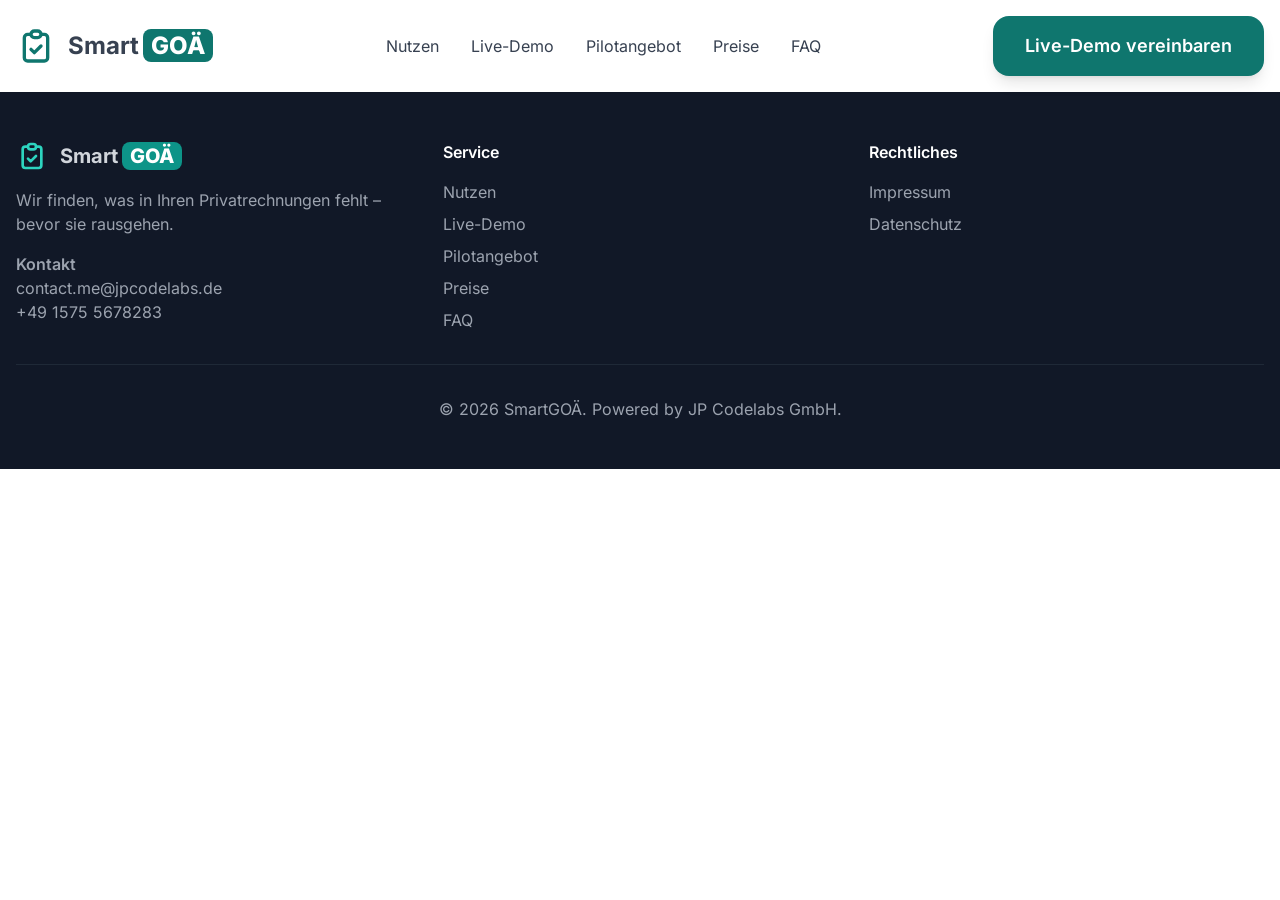
<file: starten.html>
<!doctype html>
<html lang="de">
  <head>
    <meta charset="UTF-8" />
    <meta name="viewport" content="width=device-width, initial-scale=1.0" />

    <!-- Icons: Google zeigt das Favicon in der Ergebnisliste (Größe muss ein Vielfaches von 48 px sein) -->
    <link rel="icon" href="/favicon.ico" sizes="48x48" />
    <link rel="icon" href="/favicon.svg" type="image/svg+xml" />
    <link rel="icon" href="/icon-192x192.png" sizes="192x192" type="image/png" />
    <link rel="apple-touch-icon" href="/apple-touch-icon.png" sizes="180x180" />
    <link rel="manifest" href="/site.webmanifest" />
    <meta name="theme-color" content="#0f766e" />

    <!-- Primary SEO (pro Route überschrieben von scripts/seo-pages.js, Werte in src/seo.js) -->
    <title>Live-Demo vereinbaren | SmartGOÄ</title>
    <meta name="description" content="Vereinbaren Sie eine persönliche Live-Demo: Wir zeigen Ihnen, was SmartGOÄ in Ihren Privatrechnungen findet. Danach 3 Monate kostenlos, wir richten alles ein." />
    <meta name="keywords" content="GOÄ Abrechnung, GOÄ Rechnungsprüfung, GOÄ Software, Privatabrechnung Arzt, Privatliquidation, Abrechnungssoftware Privatpraxis, GOÄ Ziffern prüfen, Steigerungsfaktor GOÄ, GOÄ-Novelle" />
    <meta name="author" content="JP Codelabs GmbH" />
    <meta name="publisher" content="JP Codelabs GmbH" />
    <meta name="robots" content="index, follow" />
    <meta name="googlebot" content="index, follow, max-image-preview:large, max-snippet:-1, max-video-preview:-1" />
    <link rel="canonical" href="https://xn--smartgo-cxa.de/starten" />
    <link rel="alternate" hreflang="de" href="https://xn--smartgo-cxa.de/starten" />
    <link rel="alternate" hreflang="x-default" href="https://xn--smartgo-cxa.de/starten" />

    <!-- Open Graph (Facebook, LinkedIn, WhatsApp) -->
    <meta property="og:type" content="website" />
    <meta property="og:url" content="https://xn--smartgo-cxa.de/starten" />
    <meta property="og:title" content="Live-Demo vereinbaren | SmartGOÄ" />
    <meta property="og:description" content="Leistung erbracht, dokumentiert – und nicht abgerechnet? SmartGOÄ gleicht jede Privatrechnung mit der Dokumentation ab, bevor sie rausgeht. Live-Demo, danach 3 Monate kostenlos und ab 49 € im Monat." />
    <meta property="og:locale" content="de_DE" />
    <meta property="og:site_name" content="SmartGOÄ" />
    <meta property="og:image" content="https://xn--smartgo-cxa.de/og-image.png" />
    <meta property="og:image:type" content="image/png" />
    <meta property="og:image:width" content="1200" />
    <meta property="og:image:height" content="627" />
    <meta property="og:image:alt" content="SmartGOÄ: Rechnungsprüfung mit gefundenen GOÄ-Positionen" />

    <!-- Twitter Card -->
    <meta name="twitter:card" content="summary_large_image" />
    <meta name="twitter:image" content="https://xn--smartgo-cxa.de/og-image.png" />
    <meta name="twitter:title" content="SmartGOÄ – GOÄ-Rechnungsprüfung für Privatpraxen" />
    <meta name="twitter:description" content="Leistung erbracht, dokumentiert – und nicht abgerechnet? SmartGOÄ gleicht jede Privatrechnung mit der Dokumentation ab, bevor sie rausgeht." />

    <!-- Structured Data (JSON-LD) -->
    <!-- WebSite: liefert Google den Website-Namen über dem Ergebnis ("SmartGOÄ" statt der Domain) -->
    <script type="application/ld+json">
    {
      "@context": "https://schema.org",
      "@type": "WebSite",
      "@id": "https://xn--smartgo-cxa.de/#website",
      "name": "SmartGOÄ",
      "alternateName": ["Smart GOÄ", "SmartGOAE", "smartgoä.de"],
      "url": "https://xn--smartgo-cxa.de/",
      "inLanguage": "de-DE",
      "publisher": { "@id": "https://xn--smartgo-cxa.de/#organization" }
    }
    </script>
    <!-- Organization: Logo und Kontakt für das Knowledge Panel -->
    <script type="application/ld+json">
    {
      "@context": "https://schema.org",
      "@type": "Organization",
      "@id": "https://xn--smartgo-cxa.de/#organization",
      "name": "SmartGOÄ",
      "legalName": "JP Codelabs GmbH",
      "url": "https://xn--smartgo-cxa.de/",
      "logo": {
        "@type": "ImageObject",
        "url": "https://xn--smartgo-cxa.de/icon-512x512.png",
        "width": 512,
        "height": 512
      },
      "description": "SmartGOÄ ist die Software zur GOÄ-Rechnungsprüfung für Privatpraxen: Jede Privatrechnung wird vor dem Versand gegen die Behandlungsdokumentation geprüft.",
      "email": "contact.me@jpcodelabs.de",
      "address": {
        "@type": "PostalAddress",
        "streetAddress": "Im Kleinen Eschle 15",
        "addressLocality": "Villingen-Schwenningen",
        "postalCode": "78054",
        "addressCountry": "DE"
      },
      "contactPoint": {
        "@type": "ContactPoint",
        "email": "contact.me@jpcodelabs.de",
        "telephone": "+49 1575 5678283",
        "contactType": "customer service",
        "availableLanguage": "de"
      },
      "parentOrganization": {
        "@type": "Organization",
        "name": "JP Codelabs GmbH",
        "url": "https://jpcodelabs.com"
      }
    }
    </script>
    <script type="application/ld+json">
    {
      "@context": "https://schema.org",
      "@type": "SoftwareApplication",
      "name": "SmartGOÄ",
      "description": "SmartGOÄ prüft Privatrechnungen nach GOÄ vor dem Versand gegen die Behandlungsdokumentation und schlägt fehlende Positionen vor – mit GOÄ-Regeln und KI, nachvollziehbar und mit ärztlicher Freigabe.",
      "url": "https://xn--smartgo-cxa.de/",
      "applicationCategory": "BusinessApplication",
      "operatingSystem": "Web",
      "inLanguage": "de-DE",
      "screenshot": "https://xn--smartgo-cxa.de/og-image.png",
      "featureList": [
        "Fehlende GOÄ-Ziffern, Anzahl und Zuschläge finden",
        "Ausschlüsse und Pflichtangaben vor dem Versand prüfen",
        "Steigerungsfaktor mit Begründungstext",
        "Import aus jedem Praxisprogramm"
      ],
      "offers": {
        "@type": "AggregateOffer",
        "lowPrice": "49",
        "highPrice": "199",
        "priceCurrency": "EUR",
        "offerCount": "3",
        "availability": "https://schema.org/InStock",
        "url": "https://xn--smartgo-cxa.de/preise"
      },
      "publisher": { "@id": "https://xn--smartgo-cxa.de/#organization" },
      "audience": {
        "@type": "Audience",
        "audienceType": "Privatpraxen, Arztpraxen mit Privatpatienten, MVZ"
      }
    }
    </script>
    <script type="module" crossorigin src="/assets/index-DNKMW8YF.js"></script>
    <link rel="modulepreload" crossorigin href="/assets/vue-router-DeVLHg9x.js">
    <link rel="stylesheet" crossorigin href="/assets/index-BPZSxoIN.css">
  </head>
  <body>
    <div id="app"><div class="min-h-screen bg-white"><header class="bg-white shadow-sm sticky top-0 z-50"><div class="container mx-auto px-4 py-4 flex justify-between items-center"><a href="/" class="flex items-center"><svg class="h-10 w-10 text-brand-primary mr-3" fill="none" stroke="currentColor" viewBox="0 0 24 24"><path stroke-linecap="round" stroke-linejoin="round" stroke-width="2" d="M9 5H7a2 2 0 00-2 2v12a2 2 0 002 2h10a2 2 0 002-2V7a2 2 0 00-2-2h-2M9 5a2 2 0 002 2h2a2 2 0 002-2M9 5a2 2 0 012-2h2a2 2 0 012 2m-6 9l2 2 4-4"></path></svg><span class="text-2xl"><span class="text-gray-700 font-bold">Smart</span><span class="ml-1 px-2 py-0.5 rounded-lg bg-brand-primary text-white font-extrabold">GOÄ</span></span></a><nav class="hidden lg:flex space-x-8"><!--[--><a href="/nutzen" class="text-gray-700 hover:text-brand-primary transition-colors">Nutzen</a><a href="/live-demo" class="text-gray-700 hover:text-brand-primary transition-colors">Live-Demo</a><a href="/pilotangebot" class="text-gray-700 hover:text-brand-primary transition-colors">Pilotangebot</a><a href="/preise" class="text-gray-700 hover:text-brand-primary transition-colors">Preise</a><a href="/faq" class="text-gray-700 hover:text-brand-primary transition-colors">FAQ</a><!--]--></nav><a aria-current="page" href="/starten" class="router-link-active router-link-exact-active btn hidden lg:inline-flex">Live-Demo vereinbaren</a><button class="lg:hidden" aria-label="Menü öffnen"><svg class="w-6 h-6" fill="none" stroke="currentColor" viewBox="0 0 24 24"><path stroke-linecap="round" stroke-linejoin="round" stroke-width="2" d="M4 6h16M4 12h16M4 18h16"></path></svg></button></div><!----></header><main class="section bg-gradient-to-br from-teal-50 via-white to-sky-50"><div class="container"><div class="max-w-6xl mx-auto"><div class="text-center max-w-3xl mx-auto mb-10"><p class="eyebrow">Persönliche Live-Demo</p><h1 class="text-4xl md:text-5xl font-bold text-gray-900 mb-4"> Live-Demo <span class="text-brand-primary">vereinbaren</span></h1><p class="section-subtitle"> In einem kurzen Gespräch zeigen wir Ihnen, was SmartGOÄ in Ihren Privatrechnungen findet. Danach nutzen Sie SmartGOÄ 3 Monate kostenlos – wir richten alles ein. </p></div><div class="grid lg:grid-cols-[1fr_22rem] gap-8 items-start"><div class="bg-white rounded-2xl shadow-xl border border-gray-100 p-6 sm:p-8"><form><h2 class="text-lg font-semibold text-gray-900 mb-4">Termin für Ihre Live-Demo</h2><div class="space-y-4"><div><label for="start-name" class="block text-sm font-medium text-gray-700 mb-1">Name</label><input id="start-name" value="" type="text" autocomplete="name" class="w-full rounded-lg border border-gray-300 bg-white px-3 py-2.5 focus:border-brand-primary focus:ring-2 focus:ring-teal-200 focus:outline-none" placeholder="Dr. Muster"></div><div><label for="start-email" class="block text-sm font-medium text-gray-700 mb-1">E-Mail-Adresse *</label><input id="start-email" value="" type="email" required autocomplete="email" class="w-full rounded-lg border border-gray-300 bg-white px-3 py-2.5 focus:border-brand-primary focus:ring-2 focus:ring-teal-200 focus:outline-none" placeholder="praxis@beispiel.de"></div><div><label for="start-phone" class="block text-sm font-medium text-gray-700 mb-1">Telefon für Rückruf <span class="text-gray-400 font-normal">(optional)</span></label><input id="start-phone" value="" type="tel" autocomplete="tel" class="w-full rounded-lg border border-gray-300 bg-white px-3 py-2.5 focus:border-brand-primary focus:ring-2 focus:ring-teal-200 focus:outline-none" placeholder="Praxisnummer oder mobil"></div><div><label for="start-message" class="block text-sm font-medium text-gray-700 mb-1">Nachricht <span class="text-gray-400 font-normal">(optional)</span></label><textarea id="start-message" rows="4" class="w-full rounded-lg border border-gray-300 bg-white px-3 py-2.5 focus:border-brand-primary focus:ring-2 focus:ring-teal-200 focus:outline-none" placeholder="z. B. Wunschtermin, beste Zeit für einen Anruf, Fragen"></textarea></div><input value="" type="text" name="_honey" tabindex="-1" autocomplete="off" class="hidden" aria-hidden="true"></div><!----><button type="submit" class="btn w-full justify-center mt-6 disabled:opacity-60 disabled:hover:scale-100"><!--[-->Live-Demo vereinbaren<!--]--></button><div class="flex flex-wrap justify-center gap-x-5 gap-y-1 mt-4 text-sm text-gray-600"><!--[--><span class="flex items-center"><svg class="w-4 h-4 text-green-600 mr-1" fill="none" stroke="currentColor" viewBox="0 0 24 24"><path stroke-linecap="round" stroke-linejoin="round" stroke-width="2" d="M5 13l4 4L19 7"></path></svg> Unverbindlich</span><span class="flex items-center"><svg class="w-4 h-4 text-green-600 mr-1" fill="none" stroke="currentColor" viewBox="0 0 24 24"><path stroke-linecap="round" stroke-linejoin="round" stroke-width="2" d="M5 13l4 4L19 7"></path></svg> Danach 3 Monate kostenlos</span><span class="flex items-center"><svg class="w-4 h-4 text-green-600 mr-1" fill="none" stroke="currentColor" viewBox="0 0 24 24"><path stroke-linecap="round" stroke-linejoin="round" stroke-width="2" d="M5 13l4 4L19 7"></path></svg> Keine Zahlungsdaten</span><!--]--></div><p class="text-xs text-gray-400 mt-4 text-center"> Ihre Anfrage geht direkt an uns, es entsteht kein Vertrag. Ihre Angaben verwenden wir nur zur Bearbeitung Ihrer Anfrage – mehr in der <a href="/datenschutz" class="underline">Datenschutzerklärung</a>. </p></form></div><aside class="space-y-6 lg:sticky lg:top-24"><div class="bg-white rounded-2xl shadow-lg border border-gray-100 px-6 py-5"><h3 class="font-semibold text-gray-900 mb-4">Lieber direkt sprechen?</h3><div class="flex items-center mb-4"><img src="/favicon.svg" alt="" class="flex-shrink-0 w-14 h-14 mr-4"><div><div class="font-semibold text-gray-900">Das SmartGOÄ-Team</div><div class="text-sm text-gray-500">Antwort innerhalb eines Werktags</div></div></div><div class="space-y-1 text-sm"><a href="tel:+4915755678283" class="block font-semibold text-brand-primary">+49 1575 5678283</a><a href="mailto:contact.me@jpcodelabs.de" class="block text-gray-600 hover:text-brand-primary">contact.me@jpcodelabs.de</a></div></div><div class="bg-white rounded-2xl shadow-lg border border-gray-100 px-6 py-5"><h3 class="font-semibold text-gray-900 mb-4">Das zeigen wir Ihnen in der Demo</h3><ul class="space-y-4"><!--[--><li class="flex items-start"><svg class="w-5 h-5 text-green-600 mr-3 mt-0.5 flex-shrink-0" fill="none" stroke="currentColor" viewBox="0 0 24 24"><path stroke-linecap="round" stroke-linejoin="round" stroke-width="2" d="M5 13l4 4L19 7"></path></svg><div><div class="text-sm font-semibold text-gray-900">Fehlendes Honorar finden</div><div class="text-sm text-gray-600">Wir prüfen live Beispielrechnungen aus Ihrer Fachrichtung und zeigen, welche Ziffern, Zuschläge und Steigerungen fehlen.</div></div></li><li class="flex items-start"><svg class="w-5 h-5 text-green-600 mr-3 mt-0.5 flex-shrink-0" fill="none" stroke="currentColor" viewBox="0 0 24 24"><path stroke-linecap="round" stroke-linejoin="round" stroke-width="2" d="M5 13l4 4L19 7"></path></svg><div><div class="text-sm font-semibold text-gray-900">Ablauf mit Ihrem Praxisprogramm</div><div class="text-sm text-gray-600">Wie Export, Prüfung und Freigabe in Ihren Praxisalltag passen – ohne Systemwechsel.</div></div></li><li class="flex items-start"><svg class="w-5 h-5 text-green-600 mr-3 mt-0.5 flex-shrink-0" fill="none" stroke="currentColor" viewBox="0 0 24 24"><path stroke-linecap="round" stroke-linejoin="round" stroke-width="2" d="M5 13l4 4L19 7"></path></svg><div><div class="text-sm font-semibold text-gray-900">Ihre Fragen klären</div><div class="text-sm text-gray-600">GOÄ, Datenschutz, Kosten: Wir beantworten alles, bevor Sie sich entscheiden.</div></div></li><!--]--></ul></div><div class="bg-white rounded-2xl shadow-lg border border-gray-100 px-6 py-5"><h3 class="font-semibold text-gray-900 mb-4">So geht es weiter</h3><ol class="space-y-4"><!--[--><li class="flex items-start"><span class="flex-shrink-0 w-7 h-7 rounded-lg bg-teal-100 text-teal-800 text-sm font-bold flex items-center justify-center mr-3">1</span><div><div class="text-sm font-semibold text-gray-900">Termin anfragen</div><div class="text-sm text-gray-600">Wir melden uns innerhalb eines Werktags mit einem Terminvorschlag.</div></div></li><li class="flex items-start"><span class="flex-shrink-0 w-7 h-7 rounded-lg bg-teal-100 text-teal-800 text-sm font-bold flex items-center justify-center mr-3">2</span><div><div class="text-sm font-semibold text-gray-900">Persönliche Live-Demo</div><div class="text-sm text-gray-600">Etwa 30 Minuten per Video oder Telefon, unverbindlich.</div></div></li><li class="flex items-start"><span class="flex-shrink-0 w-7 h-7 rounded-lg bg-teal-100 text-teal-800 text-sm font-bold flex items-center justify-center mr-3">3</span><div><div class="text-sm font-semibold text-gray-900">3 Monate kostenlos</div><div class="text-sm text-gray-600">Passt SmartGOÄ zu Ihrer Praxis, richten wir alles für Sie ein. Ohne Zahlungsdaten.</div></div></li><!--]--></ol></div></aside></div></div></div></main><footer class="bg-gray-900 text-white py-12"><div class="container mx-auto px-4"><div class="grid md:grid-cols-3 gap-8"><div><div class="flex items-center mb-4"><svg class="h-8 w-8 text-teal-400 mr-3" fill="none" stroke="currentColor" viewBox="0 0 24 24"><path stroke-linecap="round" stroke-linejoin="round" stroke-width="2" d="M9 5H7a2 2 0 00-2 2v12a2 2 0 002 2h10a2 2 0 002-2V7a2 2 0 00-2-2h-2M9 5a2 2 0 002 2h2a2 2 0 002-2M9 5a2 2 0 012-2h2a2 2 0 012 2m-6 9l2 2 4-4"></path></svg><span class="text-xl"><span class="text-gray-300 font-bold">Smart</span><span class="ml-1 px-2 py-0.5 rounded-lg bg-teal-600 text-white font-extrabold">GOÄ</span></span></div><p class="text-gray-400 mb-4">Wir finden, was in Ihren Privatrechnungen fehlt – bevor sie rausgehen.</p><div class="text-gray-400"><p class="font-semibold">Kontakt</p><p>contact.me@jpcodelabs.de</p><p>+49 1575 5678283</p></div></div><div><h4 class="font-semibold mb-4">Service</h4><ul class="space-y-2 text-gray-400"><li><a href="/nutzen" class="hover:text-white">Nutzen</a></li><li><a href="/live-demo" class="hover:text-white">Live-Demo</a></li><li><a href="/pilotangebot" class="hover:text-white">Pilotangebot</a></li><li><a href="/preise" class="hover:text-white">Preise</a></li><li><a href="/faq" class="hover:text-white">FAQ</a></li></ul></div><div><h4 class="font-semibold mb-4">Rechtliches</h4><ul class="space-y-2 text-gray-400"><li><a href="/impressum" class="hover:text-white">Impressum</a></li><li><a href="/datenschutz" class="hover:text-white">Datenschutz</a></li></ul></div></div><div class="border-t border-gray-800 mt-8 pt-8 text-center text-gray-400"><p>© 2026 SmartGOÄ. Powered by JP Codelabs GmbH.</p></div></div></footer></div></div>
  </body>
</html>
</file>
<file: assets/index-BPZSxoIN.css>
@font-face{font-family:Inter Variable;font-style:normal;font-display:swap;font-weight:100 900;src:url(/assets/inter-cyrillic-ext-wght-normal-BOeWTOD4.woff2)format("woff2-variations");unicode-range:U+460-52F,U+1C80-1C8A,U+20B4,U+2DE0-2DFF,U+A640-A69F,U+FE2E-FE2F}@font-face{font-family:Inter Variable;font-style:normal;font-display:swap;font-weight:100 900;src:url(/assets/inter-cyrillic-wght-normal-DqGufNeO.woff2)format("woff2-variations");unicode-range:U+301,U+400-45F,U+490-491,U+4B0-4B1,U+2116}@font-face{font-family:Inter Variable;font-style:normal;font-display:swap;font-weight:100 900;src:url(/assets/inter-greek-ext-wght-normal-DlzME5K_.woff2)format("woff2-variations");unicode-range:U+1F??}@font-face{font-family:Inter Variable;font-style:normal;font-display:swap;font-weight:100 900;src:url(/assets/inter-greek-wght-normal-CkhJZR-_.woff2)format("woff2-variations");unicode-range:U+370-377,U+37A-37F,U+384-38A,U+38C,U+38E-3A1,U+3A3-3FF}@font-face{font-family:Inter Variable;font-style:normal;font-display:swap;font-weight:100 900;src:url(/assets/inter-vietnamese-wght-normal-CBcvBZtf.woff2)format("woff2-variations");unicode-range:U+102-103,U+110-111,U+128-129,U+168-169,U+1A0-1A1,U+1AF-1B0,U+300-301,U+303-304,U+308-309,U+323,U+329,U+1EA0-1EF9,U+20AB}@font-face{font-family:Inter Variable;font-style:normal;font-display:swap;font-weight:100 900;src:url(/assets/inter-latin-ext-wght-normal-DO1Apj_S.woff2)format("woff2-variations");unicode-range:U+100-2BA,U+2BD-2C5,U+2C7-2CC,U+2CE-2D7,U+2DD-2FF,U+304,U+308,U+329,U+1D00-1DBF,U+1E00-1E9F,U+1EF2-1EFF,U+2020,U+20A0-20AB,U+20AD-20C0,U+2113,U+2C60-2C7F,U+A720-A7FF}@font-face{font-family:Inter Variable;font-style:normal;font-display:swap;font-weight:100 900;src:url(/assets/inter-latin-wght-normal-Dx4kXJAl.woff2)format("woff2-variations");unicode-range:U+??,U+131,U+152-153,U+2BB-2BC,U+2C6,U+2DA,U+2DC,U+304,U+308,U+329,U+2000-206F,U+20AC,U+2122,U+2191,U+2193,U+2212,U+2215,U+FEFF,U+FFFD}*,:before,:after,::backdrop{--tw-border-spacing-x:0;--tw-border-spacing-y:0;--tw-translate-x:0;--tw-translate-y:0;--tw-rotate:0;--tw-skew-x:0;--tw-skew-y:0;--tw-scale-x:1;--tw-scale-y:1;--tw-pan-x: ;--tw-pan-y: ;--tw-pinch-zoom: ;--tw-scroll-snap-strictness:proximity;--tw-gradient-from-position: ;--tw-gradient-via-position: ;--tw-gradient-to-position: ;--tw-ordinal: ;--tw-slashed-zero: ;--tw-numeric-figure: ;--tw-numeric-spacing: ;--tw-numeric-fraction: ;--tw-ring-inset: ;--tw-ring-offset-width:0px;--tw-ring-offset-color:#fff;--tw-ring-color:#3b82f680;--tw-ring-offset-shadow:0 0 #0000;--tw-ring-shadow:0 0 #0000;--tw-shadow:0 0 #0000;--tw-shadow-colored:0 0 #0000;--tw-blur: ;--tw-brightness: ;--tw-contrast: ;--tw-grayscale: ;--tw-hue-rotate: ;--tw-invert: ;--tw-saturate: ;--tw-sepia: ;--tw-drop-shadow: ;--tw-backdrop-blur: ;--tw-backdrop-brightness: ;--tw-backdrop-contrast: ;--tw-backdrop-grayscale: ;--tw-backdrop-hue-rotate: ;--tw-backdrop-invert: ;--tw-backdrop-opacity: ;--tw-backdrop-saturate: ;--tw-backdrop-sepia: ;--tw-contain-size: ;--tw-contain-layout: ;--tw-contain-paint: ;--tw-contain-style: }*,:before,:after{box-sizing:border-box;border:0 solid #e5e7eb}:before,:after{--tw-content:""}html,:host{-webkit-text-size-adjust:100%;tab-size:4;font-feature-settings:normal;font-variation-settings:normal;-webkit-tap-highlight-color:transparent;font-family:Inter Variable,Inter,-apple-system,BlinkMacSystemFont,Segoe UI,Roboto,sans-serif;line-height:1.5}body{line-height:inherit;margin:0}hr{height:0;color:inherit;border-top-width:1px}abbr:where([title]){-webkit-text-decoration:underline dotted;text-decoration:underline dotted}h1,h2,h3,h4,h5,h6{font-size:inherit;font-weight:inherit}a{color:inherit;-webkit-text-decoration:inherit;text-decoration:inherit}b,strong{font-weight:bolder}code,kbd,samp,pre{font-feature-settings:normal;font-variation-settings:normal;font-family:ui-monospace,SFMono-Regular,Menlo,Monaco,Consolas,Liberation Mono,Courier New,monospace;font-size:1em}small{font-size:80%}sub,sup{vertical-align:baseline;font-size:75%;line-height:0;position:relative}sub{bottom:-.25em}sup{top:-.5em}table{text-indent:0;border-color:inherit;border-collapse:collapse}button,input,optgroup,select,textarea{font-feature-settings:inherit;font-variation-settings:inherit;font-family:inherit;font-size:100%;font-weight:inherit;line-height:inherit;letter-spacing:inherit;color:inherit;margin:0;padding:0}button,select{text-transform:none}button,input:where([type=button]),input:where([type=reset]),input:where([type=submit]){-webkit-appearance:button;background-color:#0000;background-image:none}:-moz-focusring{outline:auto}:-moz-ui-invalid{box-shadow:none}progress{vertical-align:baseline}::-webkit-inner-spin-button{height:auto}::-webkit-outer-spin-button{height:auto}[type=search]{-webkit-appearance:textfield;outline-offset:-2px}::-webkit-search-decoration{-webkit-appearance:none}::-webkit-file-upload-button{-webkit-appearance:button;font:inherit}summary{display:list-item}blockquote,dl,dd,h1,h2,h3,h4,h5,h6,hr,figure,p,pre{margin:0}fieldset{margin:0;padding:0}legend{padding:0}ol,ul,menu{margin:0;padding:0;list-style:none}dialog{padding:0}textarea{resize:vertical}input::-moz-placeholder{opacity:1;color:#9ca3af}textarea::-moz-placeholder{opacity:1;color:#9ca3af}input::placeholder,textarea::placeholder{opacity:1;color:#9ca3af}button,[role=button]{cursor:pointer}:disabled{cursor:default}img,svg,video,canvas,audio,iframe,embed,object{vertical-align:middle;display:block}img,video{max-width:100%;height:auto}[hidden]:where(:not([hidden=until-found])){display:none}html{scroll-behavior:smooth;scroll-padding-top:5rem}body{-webkit-font-smoothing:antialiased;-moz-osx-font-smoothing:grayscale;font-family:Inter Variable,Inter,-apple-system,BlinkMacSystemFont,Segoe UI,Roboto,sans-serif}section[id]{scroll-margin-top:5rem}.container{width:100%}@media (width>=640px){.container{max-width:640px}}@media (width>=768px){.container{max-width:768px}}@media (width>=1024px){.container{max-width:1024px}}@media (width>=1280px){.container{max-width:1280px}}@media (width>=1536px){.container{max-width:1536px}}.prose{color:var(--tw-prose-body);max-width:65ch}.prose :where(p):not(:where([class~=not-prose],[class~=not-prose] *)){margin-top:1.25em;margin-bottom:1.25em}.prose :where([class~=lead]):not(:where([class~=not-prose],[class~=not-prose] *)){color:var(--tw-prose-lead);margin-top:1.2em;margin-bottom:1.2em;font-size:1.25em;line-height:1.6}.prose :where(a):not(:where([class~=not-prose],[class~=not-prose] *)){color:var(--tw-prose-links);font-weight:500;text-decoration:underline}.prose :where(strong):not(:where([class~=not-prose],[class~=not-prose] *)){color:var(--tw-prose-bold);font-weight:600}.prose :where(a strong):not(:where([class~=not-prose],[class~=not-prose] *)),.prose :where(blockquote strong):not(:where([class~=not-prose],[class~=not-prose] *)),.prose :where(thead th strong):not(:where([class~=not-prose],[class~=not-prose] *)){color:inherit}.prose :where(ol):not(:where([class~=not-prose],[class~=not-prose] *)){margin-top:1.25em;margin-bottom:1.25em;padding-inline-start:1.625em;list-style-type:decimal}.prose :where(ol[type=A]):not(:where([class~=not-prose],[class~=not-prose] *)){list-style-type:upper-alpha}.prose :where(ol[type=a]):not(:where([class~=not-prose],[class~=not-prose] *)){list-style-type:lower-alpha}.prose :where(ol[type=A s]):not(:where([class~=not-prose],[class~=not-prose] *)){list-style-type:upper-alpha}.prose :where(ol[type=a s]):not(:where([class~=not-prose],[class~=not-prose] *)){list-style-type:lower-alpha}.prose :where(ol[type=I]):not(:where([class~=not-prose],[class~=not-prose] *)){list-style-type:upper-roman}.prose :where(ol[type=i]):not(:where([class~=not-prose],[class~=not-prose] *)){list-style-type:lower-roman}.prose :where(ol[type=I s]):not(:where([class~=not-prose],[class~=not-prose] *)){list-style-type:upper-roman}.prose :where(ol[type=i s]):not(:where([class~=not-prose],[class~=not-prose] *)){list-style-type:lower-roman}.prose :where(ol[type="1"]):not(:where([class~=not-prose],[class~=not-prose] *)){list-style-type:decimal}.prose :where(ul):not(:where([class~=not-prose],[class~=not-prose] *)){margin-top:1.25em;margin-bottom:1.25em;padding-inline-start:1.625em;list-style-type:disc}.prose :where(ol>li):not(:where([class~=not-prose],[class~=not-prose] *))::marker{color:var(--tw-prose-counters);font-weight:400}.prose :where(ul>li):not(:where([class~=not-prose],[class~=not-prose] *))::marker{color:var(--tw-prose-bullets)}.prose :where(dt):not(:where([class~=not-prose],[class~=not-prose] *)){color:var(--tw-prose-headings);margin-top:1.25em;font-weight:600}.prose :where(hr):not(:where([class~=not-prose],[class~=not-prose] *)){border-color:var(--tw-prose-hr);border-top-width:1px;margin-top:3em;margin-bottom:3em}.prose :where(blockquote):not(:where([class~=not-prose],[class~=not-prose] *)){color:var(--tw-prose-quotes);border-inline-start-width:.25rem;border-inline-start-color:var(--tw-prose-quote-borders);quotes:"“""”""‘""’";margin-top:1.6em;margin-bottom:1.6em;padding-inline-start:1em;font-style:italic;font-weight:500}.prose :where(blockquote p:first-of-type):not(:where([class~=not-prose],[class~=not-prose] *)):before{content:open-quote}.prose :where(blockquote p:last-of-type):not(:where([class~=not-prose],[class~=not-prose] *)):after{content:close-quote}.prose :where(h1):not(:where([class~=not-prose],[class~=not-prose] *)){color:var(--tw-prose-headings);margin-top:0;margin-bottom:.888889em;font-size:2.25em;font-weight:800;line-height:1.11111}.prose :where(h1 strong):not(:where([class~=not-prose],[class~=not-prose] *)){color:inherit;font-weight:900}.prose :where(h2):not(:where([class~=not-prose],[class~=not-prose] *)){color:var(--tw-prose-headings);margin-top:2em;margin-bottom:1em;font-size:1.5em;font-weight:700;line-height:1.33333}.prose :where(h2 strong):not(:where([class~=not-prose],[class~=not-prose] *)){color:inherit;font-weight:800}.prose :where(h3):not(:where([class~=not-prose],[class~=not-prose] *)){color:var(--tw-prose-headings);margin-top:1.6em;margin-bottom:.6em;font-size:1.25em;font-weight:600;line-height:1.6}.prose :where(h3 strong):not(:where([class~=not-prose],[class~=not-prose] *)){color:inherit;font-weight:700}.prose :where(h4):not(:where([class~=not-prose],[class~=not-prose] *)){color:var(--tw-prose-headings);margin-top:1.5em;margin-bottom:.5em;font-weight:600;line-height:1.5}.prose :where(h4 strong):not(:where([class~=not-prose],[class~=not-prose] *)){color:inherit;font-weight:700}.prose :where(img):not(:where([class~=not-prose],[class~=not-prose] *)){margin-top:2em;margin-bottom:2em}.prose :where(picture):not(:where([class~=not-prose],[class~=not-prose] *)){margin-top:2em;margin-bottom:2em;display:block}.prose :where(video):not(:where([class~=not-prose],[class~=not-prose] *)){margin-top:2em;margin-bottom:2em}.prose :where(kbd):not(:where([class~=not-prose],[class~=not-prose] *)){color:var(--tw-prose-kbd);box-shadow:0 0 0 1px var(--tw-prose-kbd-shadows), 0 3px 0 var(--tw-prose-kbd-shadows);padding-top:.1875em;padding-inline-end:.375em;padding-bottom:.1875em;border-radius:.3125rem;padding-inline-start:.375em;font-family:inherit;font-size:.875em;font-weight:500}.prose :where(code):not(:where([class~=not-prose],[class~=not-prose] *)){color:var(--tw-prose-code);font-size:.875em;font-weight:600}.prose :where(code):not(:where([class~=not-prose],[class~=not-prose] *)):before,.prose :where(code):not(:where([class~=not-prose],[class~=not-prose] *)):after{content:"`"}.prose :where(a code):not(:where([class~=not-prose],[class~=not-prose] *)),.prose :where(h1 code):not(:where([class~=not-prose],[class~=not-prose] *)){color:inherit}.prose :where(h2 code):not(:where([class~=not-prose],[class~=not-prose] *)){color:inherit;font-size:.875em}.prose :where(h3 code):not(:where([class~=not-prose],[class~=not-prose] *)){color:inherit;font-size:.9em}.prose :where(h4 code):not(:where([class~=not-prose],[class~=not-prose] *)),.prose :where(blockquote code):not(:where([class~=not-prose],[class~=not-prose] *)),.prose :where(thead th code):not(:where([class~=not-prose],[class~=not-prose] *)){color:inherit}.prose :where(pre):not(:where([class~=not-prose],[class~=not-prose] *)){color:var(--tw-prose-pre-code);background-color:var(--tw-prose-pre-bg);padding-top:.857143em;padding-inline-end:1.14286em;padding-bottom:.857143em;border-radius:.375rem;margin-top:1.71429em;margin-bottom:1.71429em;padding-inline-start:1.14286em;font-size:.875em;font-weight:400;line-height:1.71429;overflow-x:auto}.prose :where(pre code):not(:where([class~=not-prose],[class~=not-prose] *)){font-weight:inherit;color:inherit;font-size:inherit;font-family:inherit;line-height:inherit;background-color:#0000;border-width:0;border-radius:0;padding:0}.prose :where(pre code):not(:where([class~=not-prose],[class~=not-prose] *)):before,.prose :where(pre code):not(:where([class~=not-prose],[class~=not-prose] *)):after{content:none}.prose :where(table):not(:where([class~=not-prose],[class~=not-prose] *)){table-layout:auto;width:100%;margin-top:2em;margin-bottom:2em;font-size:.875em;line-height:1.71429}.prose :where(thead):not(:where([class~=not-prose],[class~=not-prose] *)){border-bottom-width:1px;border-bottom-color:var(--tw-prose-th-borders)}.prose :where(thead th):not(:where([class~=not-prose],[class~=not-prose] *)){color:var(--tw-prose-headings);vertical-align:bottom;padding-inline-end:.571429em;padding-bottom:.571429em;padding-inline-start:.571429em;font-weight:600}.prose :where(tbody tr):not(:where([class~=not-prose],[class~=not-prose] *)){border-bottom-width:1px;border-bottom-color:var(--tw-prose-td-borders)}.prose :where(tbody tr:last-child):not(:where([class~=not-prose],[class~=not-prose] *)){border-bottom-width:0}.prose :where(tbody td):not(:where([class~=not-prose],[class~=not-prose] *)){vertical-align:baseline}.prose :where(tfoot):not(:where([class~=not-prose],[class~=not-prose] *)){border-top-width:1px;border-top-color:var(--tw-prose-th-borders)}.prose :where(tfoot td):not(:where([class~=not-prose],[class~=not-prose] *)){vertical-align:top}.prose :where(th,td):not(:where([class~=not-prose],[class~=not-prose] *)){text-align:start}.prose :where(figure>*):not(:where([class~=not-prose],[class~=not-prose] *)){margin-top:0;margin-bottom:0}.prose :where(figcaption):not(:where([class~=not-prose],[class~=not-prose] *)){color:var(--tw-prose-captions);margin-top:.857143em;font-size:.875em;line-height:1.42857}.prose{--tw-prose-body:#374151;--tw-prose-headings:#111827;--tw-prose-lead:#4b5563;--tw-prose-links:#111827;--tw-prose-bold:#111827;--tw-prose-counters:#6b7280;--tw-prose-bullets:#d1d5db;--tw-prose-hr:#e5e7eb;--tw-prose-quotes:#111827;--tw-prose-quote-borders:#e5e7eb;--tw-prose-captions:#6b7280;--tw-prose-kbd:#111827;--tw-prose-kbd-shadows:#1118271a;--tw-prose-code:#111827;--tw-prose-pre-code:#e5e7eb;--tw-prose-pre-bg:#1f2937;--tw-prose-th-borders:#d1d5db;--tw-prose-td-borders:#e5e7eb;--tw-prose-invert-body:#d1d5db;--tw-prose-invert-headings:#fff;--tw-prose-invert-lead:#9ca3af;--tw-prose-invert-links:#fff;--tw-prose-invert-bold:#fff;--tw-prose-invert-counters:#9ca3af;--tw-prose-invert-bullets:#4b5563;--tw-prose-invert-hr:#374151;--tw-prose-invert-quotes:#f3f4f6;--tw-prose-invert-quote-borders:#374151;--tw-prose-invert-captions:#9ca3af;--tw-prose-invert-kbd:#fff;--tw-prose-invert-kbd-shadows:#ffffff1a;--tw-prose-invert-code:#fff;--tw-prose-invert-pre-code:#d1d5db;--tw-prose-invert-pre-bg:#00000080;--tw-prose-invert-th-borders:#4b5563;--tw-prose-invert-td-borders:#374151;font-size:1rem;line-height:1.75}.prose :where(picture>img):not(:where([class~=not-prose],[class~=not-prose] *)){margin-top:0;margin-bottom:0}.prose :where(li):not(:where([class~=not-prose],[class~=not-prose] *)){margin-top:.5em;margin-bottom:.5em}.prose :where(ol>li):not(:where([class~=not-prose],[class~=not-prose] *)),.prose :where(ul>li):not(:where([class~=not-prose],[class~=not-prose] *)){padding-inline-start:.375em}.prose :where(.prose>ul>li p):not(:where([class~=not-prose],[class~=not-prose] *)){margin-top:.75em;margin-bottom:.75em}.prose :where(.prose>ul>li>p:first-child):not(:where([class~=not-prose],[class~=not-prose] *)){margin-top:1.25em}.prose :where(.prose>ul>li>p:last-child):not(:where([class~=not-prose],[class~=not-prose] *)){margin-bottom:1.25em}.prose :where(.prose>ol>li>p:first-child):not(:where([class~=not-prose],[class~=not-prose] *)){margin-top:1.25em}.prose :where(.prose>ol>li>p:last-child):not(:where([class~=not-prose],[class~=not-prose] *)){margin-bottom:1.25em}.prose :where(ul ul,ul ol,ol ul,ol ol):not(:where([class~=not-prose],[class~=not-prose] *)){margin-top:.75em;margin-bottom:.75em}.prose :where(dl):not(:where([class~=not-prose],[class~=not-prose] *)){margin-top:1.25em;margin-bottom:1.25em}.prose :where(dd):not(:where([class~=not-prose],[class~=not-prose] *)){margin-top:.5em;padding-inline-start:1.625em}.prose :where(hr+*):not(:where([class~=not-prose],[class~=not-prose] *)),.prose :where(h2+*):not(:where([class~=not-prose],[class~=not-prose] *)),.prose :where(h3+*):not(:where([class~=not-prose],[class~=not-prose] *)),.prose :where(h4+*):not(:where([class~=not-prose],[class~=not-prose] *)){margin-top:0}.prose :where(thead th:first-child):not(:where([class~=not-prose],[class~=not-prose] *)){padding-inline-start:0}.prose :where(thead th:last-child):not(:where([class~=not-prose],[class~=not-prose] *)){padding-inline-end:0}.prose :where(tbody td,tfoot td):not(:where([class~=not-prose],[class~=not-prose] *)){padding-top:.571429em;padding-inline-end:.571429em;padding-bottom:.571429em;padding-inline-start:.571429em}.prose :where(tbody td:first-child,tfoot td:first-child):not(:where([class~=not-prose],[class~=not-prose] *)){padding-inline-start:0}.prose :where(tbody td:last-child,tfoot td:last-child):not(:where([class~=not-prose],[class~=not-prose] *)){padding-inline-end:0}.prose :where(figure):not(:where([class~=not-prose],[class~=not-prose] *)){margin-top:2em;margin-bottom:2em}.prose :where(.prose>:first-child):not(:where([class~=not-prose],[class~=not-prose] *)){margin-top:0}.prose :where(.prose>:last-child):not(:where([class~=not-prose],[class~=not-prose] *)){margin-bottom:0}.prose-lg{font-size:1.125rem;line-height:1.77778}.prose-lg :where(p):not(:where([class~=not-prose],[class~=not-prose] *)){margin-top:1.33333em;margin-bottom:1.33333em}.prose-lg :where([class~=lead]):not(:where([class~=not-prose],[class~=not-prose] *)){margin-top:1.09091em;margin-bottom:1.09091em;font-size:1.22222em;line-height:1.45455}.prose-lg :where(blockquote):not(:where([class~=not-prose],[class~=not-prose] *)){margin-top:1.66667em;margin-bottom:1.66667em;padding-inline-start:1em}.prose-lg :where(h1):not(:where([class~=not-prose],[class~=not-prose] *)){margin-top:0;margin-bottom:.833333em;font-size:2.66667em;line-height:1}.prose-lg :where(h2):not(:where([class~=not-prose],[class~=not-prose] *)){margin-top:1.86667em;margin-bottom:1.06667em;font-size:1.66667em;line-height:1.33333}.prose-lg :where(h3):not(:where([class~=not-prose],[class~=not-prose] *)){margin-top:1.66667em;margin-bottom:.666667em;font-size:1.33333em;line-height:1.5}.prose-lg :where(h4):not(:where([class~=not-prose],[class~=not-prose] *)){margin-top:1.77778em;margin-bottom:.444444em;line-height:1.55556}.prose-lg :where(img):not(:where([class~=not-prose],[class~=not-prose] *)),.prose-lg :where(picture):not(:where([class~=not-prose],[class~=not-prose] *)){margin-top:1.77778em;margin-bottom:1.77778em}.prose-lg :where(picture>img):not(:where([class~=not-prose],[class~=not-prose] *)){margin-top:0;margin-bottom:0}.prose-lg :where(video):not(:where([class~=not-prose],[class~=not-prose] *)){margin-top:1.77778em;margin-bottom:1.77778em}.prose-lg :where(kbd):not(:where([class~=not-prose],[class~=not-prose] *)){padding-top:.222222em;padding-inline-end:.444444em;padding-bottom:.222222em;border-radius:.3125rem;padding-inline-start:.444444em;font-size:.888889em}.prose-lg :where(code):not(:where([class~=not-prose],[class~=not-prose] *)){font-size:.888889em}.prose-lg :where(h2 code):not(:where([class~=not-prose],[class~=not-prose] *)){font-size:.866667em}.prose-lg :where(h3 code):not(:where([class~=not-prose],[class~=not-prose] *)){font-size:.875em}.prose-lg :where(pre):not(:where([class~=not-prose],[class~=not-prose] *)){padding-top:1em;padding-inline-end:1.5em;padding-bottom:1em;border-radius:.375rem;margin-top:2em;margin-bottom:2em;padding-inline-start:1.5em;font-size:.888889em;line-height:1.75}.prose-lg :where(ol):not(:where([class~=not-prose],[class~=not-prose] *)),.prose-lg :where(ul):not(:where([class~=not-prose],[class~=not-prose] *)){margin-top:1.33333em;margin-bottom:1.33333em;padding-inline-start:1.55556em}.prose-lg :where(li):not(:where([class~=not-prose],[class~=not-prose] *)){margin-top:.666667em;margin-bottom:.666667em}.prose-lg :where(ol>li):not(:where([class~=not-prose],[class~=not-prose] *)),.prose-lg :where(ul>li):not(:where([class~=not-prose],[class~=not-prose] *)){padding-inline-start:.444444em}.prose-lg :where(.prose-lg>ul>li p):not(:where([class~=not-prose],[class~=not-prose] *)){margin-top:.888889em;margin-bottom:.888889em}.prose-lg :where(.prose-lg>ul>li>p:first-child):not(:where([class~=not-prose],[class~=not-prose] *)){margin-top:1.33333em}.prose-lg :where(.prose-lg>ul>li>p:last-child):not(:where([class~=not-prose],[class~=not-prose] *)){margin-bottom:1.33333em}.prose-lg :where(.prose-lg>ol>li>p:first-child):not(:where([class~=not-prose],[class~=not-prose] *)){margin-top:1.33333em}.prose-lg :where(.prose-lg>ol>li>p:last-child):not(:where([class~=not-prose],[class~=not-prose] *)){margin-bottom:1.33333em}.prose-lg :where(ul ul,ul ol,ol ul,ol ol):not(:where([class~=not-prose],[class~=not-prose] *)){margin-top:.888889em;margin-bottom:.888889em}.prose-lg :where(dl):not(:where([class~=not-prose],[class~=not-prose] *)){margin-top:1.33333em;margin-bottom:1.33333em}.prose-lg :where(dt):not(:where([class~=not-prose],[class~=not-prose] *)){margin-top:1.33333em}.prose-lg :where(dd):not(:where([class~=not-prose],[class~=not-prose] *)){margin-top:.666667em;padding-inline-start:1.55556em}.prose-lg :where(hr):not(:where([class~=not-prose],[class~=not-prose] *)){margin-top:3.11111em;margin-bottom:3.11111em}.prose-lg :where(hr+*):not(:where([class~=not-prose],[class~=not-prose] *)),.prose-lg :where(h2+*):not(:where([class~=not-prose],[class~=not-prose] *)),.prose-lg :where(h3+*):not(:where([class~=not-prose],[class~=not-prose] *)),.prose-lg :where(h4+*):not(:where([class~=not-prose],[class~=not-prose] *)){margin-top:0}.prose-lg :where(table):not(:where([class~=not-prose],[class~=not-prose] *)){font-size:.888889em;line-height:1.5}.prose-lg :where(thead th):not(:where([class~=not-prose],[class~=not-prose] *)){padding-inline-end:.75em;padding-bottom:.75em;padding-inline-start:.75em}.prose-lg :where(thead th:first-child):not(:where([class~=not-prose],[class~=not-prose] *)){padding-inline-start:0}.prose-lg :where(thead th:last-child):not(:where([class~=not-prose],[class~=not-prose] *)){padding-inline-end:0}.prose-lg :where(tbody td,tfoot td):not(:where([class~=not-prose],[class~=not-prose] *)){padding-top:.75em;padding-inline-end:.75em;padding-bottom:.75em;padding-inline-start:.75em}.prose-lg :where(tbody td:first-child,tfoot td:first-child):not(:where([class~=not-prose],[class~=not-prose] *)){padding-inline-start:0}.prose-lg :where(tbody td:last-child,tfoot td:last-child):not(:where([class~=not-prose],[class~=not-prose] *)){padding-inline-end:0}.prose-lg :where(figure):not(:where([class~=not-prose],[class~=not-prose] *)){margin-top:1.77778em;margin-bottom:1.77778em}.prose-lg :where(figure>*):not(:where([class~=not-prose],[class~=not-prose] *)){margin-top:0;margin-bottom:0}.prose-lg :where(figcaption):not(:where([class~=not-prose],[class~=not-prose] *)){margin-top:1em;font-size:.888889em;line-height:1.5}.prose-lg :where(.prose-lg>:first-child):not(:where([class~=not-prose],[class~=not-prose] *)){margin-top:0}.prose-lg :where(.prose-lg>:last-child):not(:where([class~=not-prose],[class~=not-prose] *)){margin-bottom:0}.section{padding:5rem .5rem}@media (width>=640px){.section{padding-left:1.5rem;padding-right:1.5rem}}.container{max-width:80rem;margin-left:auto;margin-right:auto;padding-left:1rem;padding-right:1rem}@media (width>=640px){.container{padding-left:1.5rem;padding-right:1.5rem}}@media (width>=1024px){.container{padding-left:2rem;padding-right:2rem}}.card{--tw-border-opacity:1;border-width:1px;border-color:rgb(243 244 246/var(--tw-border-opacity,1));--tw-bg-opacity:1;background-color:rgb(255 255 255/var(--tw-bg-opacity,1));--tw-shadow:0 10px 15px -3px #0000001a, 0 4px 6px -4px #0000001a;--tw-shadow-colored:0 10px 15px -3px var(--tw-shadow-color), 0 4px 6px -4px var(--tw-shadow-color);box-shadow:var(--tw-ring-offset-shadow,0 0 #0000), var(--tw-ring-shadow,0 0 #0000), var(--tw-shadow);border-radius:1rem;padding:2rem;transition-property:box-shadow;transition-duration:.3s;transition-timing-function:cubic-bezier(.4,0,.2,1)}.card:hover{--tw-shadow:0 20px 25px -5px #0000001a, 0 8px 10px -6px #0000001a;--tw-shadow-colored:0 20px 25px -5px var(--tw-shadow-color), 0 8px 10px -6px var(--tw-shadow-color);box-shadow:var(--tw-ring-offset-shadow,0 0 #0000), var(--tw-ring-shadow,0 0 #0000), var(--tw-shadow)}.btn{transform:translate(var(--tw-translate-x), var(--tw-translate-y)) rotate(var(--tw-rotate)) skewX(var(--tw-skew-x)) skewY(var(--tw-skew-y)) scaleX(var(--tw-scale-x)) scaleY(var(--tw-scale-y));--tw-bg-opacity:1;background-color:rgb(15 118 110/var(--tw-bg-opacity,1));--tw-text-opacity:1;color:rgb(255 255 255/var(--tw-text-opacity,1));--tw-shadow:0 10px 15px -3px #0000001a, 0 4px 6px -4px #0000001a;--tw-shadow-colored:0 10px 15px -3px var(--tw-shadow-color), 0 4px 6px -4px var(--tw-shadow-color);box-shadow:var(--tw-ring-offset-shadow,0 0 #0000), var(--tw-ring-shadow,0 0 #0000), var(--tw-shadow);border-radius:1rem;align-items:center;padding:1rem 2rem;font-size:1.125rem;font-weight:600;line-height:1.75rem;transition-property:all;transition-duration:.3s;transition-timing-function:cubic-bezier(.4,0,.2,1);display:inline-flex}.btn:hover{--tw-scale-x:1.05;--tw-scale-y:1.05;transform:translate(var(--tw-translate-x), var(--tw-translate-y)) rotate(var(--tw-rotate)) skewX(var(--tw-skew-x)) skewY(var(--tw-skew-y)) scaleX(var(--tw-scale-x)) scaleY(var(--tw-scale-y));--tw-bg-opacity:1;background-color:rgb(17 94 89/var(--tw-bg-opacity,1));--tw-shadow:0 20px 25px -5px #0000001a, 0 8px 10px -6px #0000001a;--tw-shadow-colored:0 20px 25px -5px var(--tw-shadow-color), 0 8px 10px -6px var(--tw-shadow-color);box-shadow:var(--tw-ring-offset-shadow,0 0 #0000), var(--tw-ring-shadow,0 0 #0000), var(--tw-shadow)}.btn:focus{outline-offset:2px;--tw-ring-offset-shadow:var(--tw-ring-inset) 0 0 0 var(--tw-ring-offset-width) var(--tw-ring-offset-color);--tw-ring-shadow:var(--tw-ring-inset) 0 0 0 calc(2px + var(--tw-ring-offset-width)) var(--tw-ring-color);box-shadow:var(--tw-ring-offset-shadow), var(--tw-ring-shadow), var(--tw-shadow,0 0 #0000);--tw-ring-opacity:1;--tw-ring-color:rgb(15 118 110/var(--tw-ring-opacity,1));--tw-ring-offset-width:2px;outline:2px solid #0000}.btn-variant-secondary{transform:translate(var(--tw-translate-x), var(--tw-translate-y)) rotate(var(--tw-rotate)) skewX(var(--tw-skew-x)) skewY(var(--tw-skew-y)) scaleX(var(--tw-scale-x)) scaleY(var(--tw-scale-y));--tw-border-opacity:1;border-width:2px;border-color:rgb(229 231 235/var(--tw-border-opacity,1));--tw-bg-opacity:1;background-color:rgb(255 255 255/var(--tw-bg-opacity,1));--tw-text-opacity:1;color:rgb(17 24 39/var(--tw-text-opacity,1));--tw-shadow:0 10px 15px -3px #0000001a, 0 4px 6px -4px #0000001a;--tw-shadow-colored:0 10px 15px -3px var(--tw-shadow-color), 0 4px 6px -4px var(--tw-shadow-color);box-shadow:var(--tw-ring-offset-shadow,0 0 #0000), var(--tw-ring-shadow,0 0 #0000), var(--tw-shadow);border-radius:1rem;align-items:center;padding:1rem 2rem;font-size:1.125rem;font-weight:600;line-height:1.75rem;transition-property:all;transition-duration:.3s;transition-timing-function:cubic-bezier(.4,0,.2,1);display:inline-flex}.btn-variant-secondary:hover{--tw-scale-x:1.05;--tw-scale-y:1.05;transform:translate(var(--tw-translate-x), var(--tw-translate-y)) rotate(var(--tw-rotate)) skewX(var(--tw-skew-x)) skewY(var(--tw-skew-y)) scaleX(var(--tw-scale-x)) scaleY(var(--tw-scale-y));--tw-border-opacity:1;border-color:rgb(209 213 219/var(--tw-border-opacity,1));--tw-shadow:0 20px 25px -5px #0000001a, 0 8px 10px -6px #0000001a;--tw-shadow-colored:0 20px 25px -5px var(--tw-shadow-color), 0 8px 10px -6px var(--tw-shadow-color);box-shadow:var(--tw-ring-offset-shadow,0 0 #0000), var(--tw-ring-shadow,0 0 #0000), var(--tw-shadow)}.btn-variant-secondary:focus{outline-offset:2px;--tw-ring-offset-shadow:var(--tw-ring-inset) 0 0 0 var(--tw-ring-offset-width) var(--tw-ring-offset-color);--tw-ring-shadow:var(--tw-ring-inset) 0 0 0 calc(2px + var(--tw-ring-offset-width)) var(--tw-ring-color);box-shadow:var(--tw-ring-offset-shadow), var(--tw-ring-shadow), var(--tw-shadow,0 0 #0000);--tw-ring-opacity:1;--tw-ring-color:rgb(156 163 175/var(--tw-ring-opacity,1));--tw-ring-offset-width:2px;outline:2px solid #0000}.section-title{--tw-text-opacity:1;color:rgb(17 24 39/var(--tw-text-opacity,1));margin-bottom:1rem;font-size:1.875rem;font-weight:700;line-height:2.25rem}@media (width>=768px){.section-title{font-size:2.25rem;line-height:2.5rem}}.section-subtitle{--tw-text-opacity:1;max-width:48rem;color:rgb(75 85 99/var(--tw-text-opacity,1));margin-left:auto;margin-right:auto;font-size:1.25rem;line-height:1.75rem}.eyebrow{text-transform:uppercase;letter-spacing:.05em;--tw-text-opacity:1;color:rgb(15 118 110/var(--tw-text-opacity,1));margin-bottom:1rem;font-size:.875rem;font-weight:600;line-height:1.25rem}.badge{background-image:linear-gradient(to right, var(--tw-gradient-stops));--tw-gradient-from:#ccfbf1 var(--tw-gradient-from-position);--tw-gradient-to:#d1fae5 var(--tw-gradient-to-position);--tw-gradient-stops:var(--tw-gradient-from), var(--tw-gradient-to);--tw-text-opacity:1;color:rgb(17 94 89/var(--tw-text-opacity,1));border-radius:9999px;align-items:center;padding:.5rem 1rem;font-size:.875rem;font-weight:500;line-height:1.25rem;display:inline-flex}.sr-only{clip:rect(0, 0, 0, 0);white-space:nowrap;border-width:0;width:1px;height:1px;margin:-1px;padding:0;position:absolute;overflow:hidden}.pointer-events-none{pointer-events:none}.absolute{position:absolute}.relative{position:relative}.sticky{position:sticky}.inset-0{inset:0}.inset-x-0{left:0;right:0}.-top-3{top:-.75rem}.left-0{left:0}.left-1\/2{left:50%}.top-0{top:0}.z-50{z-index:50}.col-span-2{grid-column:span 2/span 2}.-mx-4{margin-left:-1rem;margin-right:-1rem}.mx-1{margin-left:.25rem;margin-right:.25rem}.mx-auto{margin-left:auto;margin-right:auto}.mb-1{margin-bottom:.25rem}.mb-10{margin-bottom:2.5rem}.mb-12{margin-bottom:3rem}.mb-14{margin-bottom:3.5rem}.mb-2{margin-bottom:.5rem}.mb-3{margin-bottom:.75rem}.mb-4{margin-bottom:1rem}.mb-5{margin-bottom:1.25rem}.mb-6{margin-bottom:1.5rem}.mb-8{margin-bottom:2rem}.ml-1{margin-left:.25rem}.ml-1\.5{margin-left:.375rem}.ml-2{margin-left:.5rem}.ml-3{margin-left:.75rem}.ml-4{margin-left:1rem}.ml-auto{margin-left:auto}.mr-1{margin-right:.25rem}.mr-1\.5{margin-right:.375rem}.mr-2{margin-right:.5rem}.mr-3{margin-right:.75rem}.mr-4{margin-right:1rem}.mt-0\.5{margin-top:.125rem}.mt-1{margin-top:.25rem}.mt-1\.5{margin-top:.375rem}.mt-10{margin-top:2.5rem}.mt-12{margin-top:3rem}.mt-16{margin-top:4rem}.mt-2{margin-top:.5rem}.mt-24{margin-top:6rem}.mt-3{margin-top:.75rem}.mt-4{margin-top:1rem}.mt-6{margin-top:1.5rem}.mt-8{margin-top:2rem}.mt-auto{margin-top:auto}.mt-px{margin-top:1px}.line-clamp-2{-webkit-line-clamp:2;-webkit-box-orient:vertical;display:-webkit-box;overflow:hidden}.block{display:block}.inline-block{display:inline-block}.flex{display:flex}.inline-flex{display:inline-flex}.table{display:table}.grid{display:grid}.hidden{display:none}.h-10{height:2.5rem}.h-12{height:3rem}.h-14{height:3.5rem}.h-16{height:4rem}.h-3{height:.75rem}.h-3\.5{height:.875rem}.h-4{height:1rem}.h-5{height:1.25rem}.h-6{height:1.5rem}.h-7{height:1.75rem}.h-8{height:2rem}.h-9{height:2.25rem}.min-h-screen{min-height:100vh}.w-10{width:2.5rem}.w-12{width:3rem}.w-14{width:3.5rem}.w-16{width:4rem}.w-2\/5{width:40%}.w-20{width:5rem}.w-24{width:6rem}.w-3{width:.75rem}.w-3\.5{width:.875rem}.w-4{width:1rem}.w-48{width:12rem}.w-5{width:1.25rem}.w-56{width:14rem}.w-6{width:1.5rem}.w-7{width:1.75rem}.w-8{width:2rem}.w-9{width:2.25rem}.w-full{width:100%}.min-w-0{min-width:0}.min-w-\[1\.25rem\]{min-width:1.25rem}.min-w-\[11rem\]{min-width:11rem}.min-w-\[36rem\]{min-width:36rem}.max-w-2xl{max-width:42rem}.max-w-3xl{max-width:48rem}.max-w-4xl{max-width:56rem}.max-w-5xl{max-width:64rem}.max-w-6xl{max-width:72rem}.max-w-lg{max-width:32rem}.max-w-md{max-width:28rem}.max-w-none{max-width:none}.max-w-sm{max-width:24rem}.flex-1{flex:1}.flex-shrink-0{flex-shrink:0}.-translate-x-1\/2{--tw-translate-x:-50%;transform:translate(var(--tw-translate-x), var(--tw-translate-y)) rotate(var(--tw-rotate)) skewX(var(--tw-skew-x)) skewY(var(--tw-skew-y)) scaleX(var(--tw-scale-x)) scaleY(var(--tw-scale-y))}.transform{transform:translate(var(--tw-translate-x), var(--tw-translate-y)) rotate(var(--tw-rotate)) skewX(var(--tw-skew-x)) skewY(var(--tw-skew-y)) scaleX(var(--tw-scale-x)) scaleY(var(--tw-scale-y))}@keyframes ping{75%,to{opacity:0;transform:scale(2)}}.animate-ping{animation:1s cubic-bezier(0,0,.2,1) infinite ping}@keyframes spin{to{transform:rotate(360deg)}}.animate-spin{animation:1s linear infinite spin}.cursor-pointer{cursor:pointer}.list-none{list-style-type:none}.grid-cols-1{grid-template-columns:repeat(1,minmax(0,1fr))}.grid-cols-2{grid-template-columns:repeat(2,minmax(0,1fr))}.grid-cols-3{grid-template-columns:repeat(3,minmax(0,1fr))}.flex-col{flex-direction:column}.flex-wrap{flex-wrap:wrap}.items-start{align-items:flex-start}.items-center{align-items:center}.items-baseline{align-items:baseline}.items-stretch{align-items:stretch}.justify-end{justify-content:flex-end}.justify-center{justify-content:center}.justify-between{justify-content:space-between}.gap-1\.5{gap:.375rem}.gap-12{gap:3rem}.gap-2{gap:.5rem}.gap-3{gap:.75rem}.gap-4{gap:1rem}.gap-6{gap:1.5rem}.gap-8{gap:2rem}.gap-x-5{-moz-column-gap:1.25rem;column-gap:1.25rem}.gap-y-1{row-gap:.25rem}.space-x-8>:not([hidden])~:not([hidden]){--tw-space-x-reverse:0;margin-right:calc(2rem * var(--tw-space-x-reverse));margin-left:calc(2rem * calc(1 - var(--tw-space-x-reverse)))}.space-y-1>:not([hidden])~:not([hidden]){--tw-space-y-reverse:0;margin-top:calc(.25rem * calc(1 - var(--tw-space-y-reverse)));margin-bottom:calc(.25rem * var(--tw-space-y-reverse))}.space-y-2>:not([hidden])~:not([hidden]){--tw-space-y-reverse:0;margin-top:calc(.5rem * calc(1 - var(--tw-space-y-reverse)));margin-bottom:calc(.5rem * var(--tw-space-y-reverse))}.space-y-3>:not([hidden])~:not([hidden]){--tw-space-y-reverse:0;margin-top:calc(.75rem * calc(1 - var(--tw-space-y-reverse)));margin-bottom:calc(.75rem * var(--tw-space-y-reverse))}.space-y-4>:not([hidden])~:not([hidden]){--tw-space-y-reverse:0;margin-top:calc(1rem * calc(1 - var(--tw-space-y-reverse)));margin-bottom:calc(1rem * var(--tw-space-y-reverse))}.space-y-6>:not([hidden])~:not([hidden]){--tw-space-y-reverse:0;margin-top:calc(1.5rem * calc(1 - var(--tw-space-y-reverse)));margin-bottom:calc(1.5rem * var(--tw-space-y-reverse))}.space-y-8>:not([hidden])~:not([hidden]){--tw-space-y-reverse:0;margin-top:calc(2rem * calc(1 - var(--tw-space-y-reverse)));margin-bottom:calc(2rem * var(--tw-space-y-reverse))}.divide-y>:not([hidden])~:not([hidden]){--tw-divide-y-reverse:0;border-top-width:calc(1px * calc(1 - var(--tw-divide-y-reverse)));border-bottom-width:calc(1px * var(--tw-divide-y-reverse))}.divide-gray-100>:not([hidden])~:not([hidden]){--tw-divide-opacity:1;border-color:rgb(243 244 246/var(--tw-divide-opacity,1))}.divide-gray-200>:not([hidden])~:not([hidden]){--tw-divide-opacity:1;border-color:rgb(229 231 235/var(--tw-divide-opacity,1))}.self-start{align-self:flex-start}.overflow-hidden{overflow:hidden}.overflow-x-auto{overflow-x:auto}.truncate{text-overflow:ellipsis;white-space:nowrap;overflow:hidden}.hyphens-auto{-webkit-hyphens:auto;hyphens:auto}.whitespace-normal{white-space:normal}.whitespace-nowrap{white-space:nowrap}.rounded{border-radius:.25rem}.rounded-2xl{border-radius:1rem}.rounded-3xl{border-radius:1.5rem}.rounded-full{border-radius:9999px}.rounded-lg{border-radius:.5rem}.rounded-md{border-radius:.375rem}.rounded-xl{border-radius:.75rem}.border{border-width:1px}.border-2{border-width:2px}.border-x{border-left-width:1px;border-right-width:1px}.border-y{border-top-width:1px;border-bottom-width:1px}.border-b{border-bottom-width:1px}.border-l-4{border-left-width:4px}.border-r{border-right-width:1px}.border-r-2{border-right-width:2px}.border-t{border-top-width:1px}.border-t-2{border-top-width:2px}.border-dashed{border-style:dashed}.border-amber-200{--tw-border-opacity:1;border-color:rgb(253 230 138/var(--tw-border-opacity,1))}.border-brand-primary{--tw-border-opacity:1;border-color:rgb(15 118 110/var(--tw-border-opacity,1))}.border-gray-100{--tw-border-opacity:1;border-color:rgb(243 244 246/var(--tw-border-opacity,1))}.border-gray-200{--tw-border-opacity:1;border-color:rgb(229 231 235/var(--tw-border-opacity,1))}.border-gray-300{--tw-border-opacity:1;border-color:rgb(209 213 219/var(--tw-border-opacity,1))}.border-gray-800{--tw-border-opacity:1;border-color:rgb(31 41 55/var(--tw-border-opacity,1))}.border-gray-900{--tw-border-opacity:1;border-color:rgb(17 24 39/var(--tw-border-opacity,1))}.border-green-200{--tw-border-opacity:1;border-color:rgb(187 247 208/var(--tw-border-opacity,1))}.border-green-500{--tw-border-opacity:1;border-color:rgb(34 197 94/var(--tw-border-opacity,1))}.border-red-200{--tw-border-opacity:1;border-color:rgb(254 202 202/var(--tw-border-opacity,1))}.border-red-400{--tw-border-opacity:1;border-color:rgb(248 113 113/var(--tw-border-opacity,1))}.border-teal-200{--tw-border-opacity:1;border-color:rgb(153 246 228/var(--tw-border-opacity,1))}.border-teal-300{--tw-border-opacity:1;border-color:rgb(94 234 212/var(--tw-border-opacity,1))}.border-teal-500{--tw-border-opacity:1;border-color:rgb(20 184 166/var(--tw-border-opacity,1))}.border-transparent{border-color:#0000}.bg-amber-100{--tw-bg-opacity:1;background-color:rgb(254 243 199/var(--tw-bg-opacity,1))}.bg-amber-300{--tw-bg-opacity:1;background-color:rgb(252 211 77/var(--tw-bg-opacity,1))}.bg-amber-400{--tw-bg-opacity:1;background-color:rgb(251 191 36/var(--tw-bg-opacity,1))}.bg-amber-50{--tw-bg-opacity:1;background-color:rgb(255 251 235/var(--tw-bg-opacity,1))}.bg-brand-primary{--tw-bg-opacity:1;background-color:rgb(15 118 110/var(--tw-bg-opacity,1))}.bg-gray-100{--tw-bg-opacity:1;background-color:rgb(243 244 246/var(--tw-bg-opacity,1))}.bg-gray-200{--tw-bg-opacity:1;background-color:rgb(229 231 235/var(--tw-bg-opacity,1))}.bg-gray-50{--tw-bg-opacity:1;background-color:rgb(249 250 251/var(--tw-bg-opacity,1))}.bg-gray-50\/60{background-color:#f9fafb99}.bg-gray-900{--tw-bg-opacity:1;background-color:rgb(17 24 39/var(--tw-bg-opacity,1))}.bg-green-100{--tw-bg-opacity:1;background-color:rgb(220 252 231/var(--tw-bg-opacity,1))}.bg-green-300{--tw-bg-opacity:1;background-color:rgb(134 239 172/var(--tw-bg-opacity,1))}.bg-green-50{--tw-bg-opacity:1;background-color:rgb(240 253 244/var(--tw-bg-opacity,1))}.bg-green-50\/70{background-color:#f0fdf4b3}.bg-green-500{--tw-bg-opacity:1;background-color:rgb(34 197 94/var(--tw-bg-opacity,1))}.bg-red-100{--tw-bg-opacity:1;background-color:rgb(254 226 226/var(--tw-bg-opacity,1))}.bg-red-300{--tw-bg-opacity:1;background-color:rgb(252 165 165/var(--tw-bg-opacity,1))}.bg-red-400{--tw-bg-opacity:1;background-color:rgb(248 113 113/var(--tw-bg-opacity,1))}.bg-red-50{--tw-bg-opacity:1;background-color:rgb(254 242 242/var(--tw-bg-opacity,1))}.bg-red-50\/60{background-color:#fef2f299}.bg-red-500{--tw-bg-opacity:1;background-color:rgb(239 68 68/var(--tw-bg-opacity,1))}.bg-red-600{--tw-bg-opacity:1;background-color:rgb(220 38 38/var(--tw-bg-opacity,1))}.bg-sky-100{--tw-bg-opacity:1;background-color:rgb(224 242 254/var(--tw-bg-opacity,1))}.bg-teal-100{--tw-bg-opacity:1;background-color:rgb(204 251 241/var(--tw-bg-opacity,1))}.bg-teal-300{--tw-bg-opacity:1;background-color:rgb(94 234 212/var(--tw-bg-opacity,1))}.bg-teal-50{--tw-bg-opacity:1;background-color:rgb(240 253 250/var(--tw-bg-opacity,1))}.bg-teal-50\/70{background-color:#f0fdfab3}.bg-teal-500{--tw-bg-opacity:1;background-color:rgb(20 184 166/var(--tw-bg-opacity,1))}.bg-teal-600{--tw-bg-opacity:1;background-color:rgb(13 148 136/var(--tw-bg-opacity,1))}.bg-white{--tw-bg-opacity:1;background-color:rgb(255 255 255/var(--tw-bg-opacity,1))}.bg-white\/10{background-color:#ffffff1a}.bg-white\/60{background-color:#fff9}.bg-white\/80{background-color:#fffc}.bg-gradient-to-br{background-image:linear-gradient(to bottom right, var(--tw-gradient-stops))}.from-teal-50{--tw-gradient-from:#f0fdfa var(--tw-gradient-from-position);--tw-gradient-to:#f0fdfa00 var(--tw-gradient-to-position);--tw-gradient-stops:var(--tw-gradient-from), var(--tw-gradient-to)}.from-teal-700{--tw-gradient-from:#0f766e var(--tw-gradient-from-position);--tw-gradient-to:#0f766e00 var(--tw-gradient-to-position);--tw-gradient-stops:var(--tw-gradient-from), var(--tw-gradient-to)}.from-teal-800{--tw-gradient-from:#115e59 var(--tw-gradient-from-position);--tw-gradient-to:#115e5900 var(--tw-gradient-to-position);--tw-gradient-stops:var(--tw-gradient-from), var(--tw-gradient-to)}.via-brand-primary{--tw-gradient-to:#0f766e00 var(--tw-gradient-to-position);--tw-gradient-stops:var(--tw-gradient-from), #0f766e var(--tw-gradient-via-position), var(--tw-gradient-to)}.via-white{--tw-gradient-to:#fff0 var(--tw-gradient-to-position);--tw-gradient-stops:var(--tw-gradient-from), #fff var(--tw-gradient-via-position), var(--tw-gradient-to)}.to-sky-50{--tw-gradient-to:#f0f9ff var(--tw-gradient-to-position)}.to-sky-700{--tw-gradient-to:#0369a1 var(--tw-gradient-to-position)}.p-0\.5{padding:.125rem}.p-3{padding:.75rem}.p-4{padding:1rem}.p-6{padding:1.5rem}.p-8{padding:2rem}.px-1{padding-left:.25rem;padding-right:.25rem}.px-1\.5{padding-left:.375rem;padding-right:.375rem}.px-10{padding-left:2.5rem;padding-right:2.5rem}.px-2{padding-left:.5rem;padding-right:.5rem}.px-2\.5{padding-left:.625rem;padding-right:.625rem}.px-3{padding-left:.75rem;padding-right:.75rem}.px-3\.5{padding-left:.875rem;padding-right:.875rem}.px-4{padding-left:1rem;padding-right:1rem}.px-5{padding-left:1.25rem;padding-right:1.25rem}.px-6{padding-left:1.5rem;padding-right:1.5rem}.py-0\.5{padding-top:.125rem;padding-bottom:.125rem}.py-1{padding-top:.25rem;padding-bottom:.25rem}.py-1\.5{padding-top:.375rem;padding-bottom:.375rem}.py-10{padding-top:2.5rem;padding-bottom:2.5rem}.py-12{padding-top:3rem;padding-bottom:3rem}.py-16{padding-top:4rem;padding-bottom:4rem}.py-2{padding-top:.5rem;padding-bottom:.5rem}.py-2\.5{padding-top:.625rem;padding-bottom:.625rem}.py-3{padding-top:.75rem;padding-bottom:.75rem}.py-4{padding-top:1rem;padding-bottom:1rem}.py-5{padding-top:1.25rem;padding-bottom:1.25rem}.py-8{padding-top:2rem;padding-bottom:2rem}.pb-1{padding-bottom:.25rem}.pb-2{padding-bottom:.5rem}.pb-4{padding-bottom:1rem}.pb-5{padding-bottom:1.25rem}.pl-1{padding-left:.25rem}.pr-2{padding-right:.5rem}.pr-4{padding-right:1rem}.pr-9{padding-right:2.25rem}.pt-2{padding-top:.5rem}.pt-3{padding-top:.75rem}.pt-4{padding-top:1rem}.pt-6{padding-top:1.5rem}.pt-8{padding-top:2rem}.text-left{text-align:left}.text-center{text-align:center}.text-right{text-align:right}.align-top{vertical-align:top}.text-2xl{font-size:1.5rem;line-height:2rem}.text-3xl{font-size:1.875rem;line-height:2.25rem}.text-4xl{font-size:2.25rem;line-height:2.5rem}.text-\[10px\]{font-size:10px}.text-\[11px\]{font-size:11px}.text-base{font-size:1rem;line-height:1.5rem}.text-lg{font-size:1.125rem;line-height:1.75rem}.text-sm{font-size:.875rem;line-height:1.25rem}.text-xl{font-size:1.25rem;line-height:1.75rem}.text-xs{font-size:.75rem;line-height:1rem}.font-bold{font-weight:700}.font-extrabold{font-weight:800}.font-medium{font-weight:500}.font-normal{font-weight:400}.font-semibold{font-weight:600}.uppercase{text-transform:uppercase}.italic{font-style:italic}.tabular-nums{--tw-numeric-spacing:tabular-nums;font-variant-numeric:var(--tw-ordinal) var(--tw-slashed-zero) var(--tw-numeric-figure) var(--tw-numeric-spacing) var(--tw-numeric-fraction)}.leading-relaxed{line-height:1.625}.leading-snug{line-height:1.375}.leading-tight{line-height:1.25}.tracking-tight{letter-spacing:-.025em}.tracking-wide{letter-spacing:.025em}.tracking-wider{letter-spacing:.05em}.\!text-brand-primary{--tw-text-opacity:1!important;color:rgb(15 118 110/var(--tw-text-opacity,1))!important}.text-amber-600{--tw-text-opacity:1;color:rgb(217 119 6/var(--tw-text-opacity,1))}.text-amber-700{--tw-text-opacity:1;color:rgb(180 83 9/var(--tw-text-opacity,1))}.text-amber-800{--tw-text-opacity:1;color:rgb(146 64 14/var(--tw-text-opacity,1))}.text-blue-600{--tw-text-opacity:1;color:rgb(37 99 235/var(--tw-text-opacity,1))}.text-brand-primary{--tw-text-opacity:1;color:rgb(15 118 110/var(--tw-text-opacity,1))}.text-gray-200{--tw-text-opacity:1;color:rgb(229 231 235/var(--tw-text-opacity,1))}.text-gray-300{--tw-text-opacity:1;color:rgb(209 213 219/var(--tw-text-opacity,1))}.text-gray-400{--tw-text-opacity:1;color:rgb(156 163 175/var(--tw-text-opacity,1))}.text-gray-500{--tw-text-opacity:1;color:rgb(107 114 128/var(--tw-text-opacity,1))}.text-gray-600{--tw-text-opacity:1;color:rgb(75 85 99/var(--tw-text-opacity,1))}.text-gray-700{--tw-text-opacity:1;color:rgb(55 65 81/var(--tw-text-opacity,1))}.text-gray-800{--tw-text-opacity:1;color:rgb(31 41 55/var(--tw-text-opacity,1))}.text-gray-900{--tw-text-opacity:1;color:rgb(17 24 39/var(--tw-text-opacity,1))}.text-green-600{--tw-text-opacity:1;color:rgb(22 163 74/var(--tw-text-opacity,1))}.text-green-700{--tw-text-opacity:1;color:rgb(21 128 61/var(--tw-text-opacity,1))}.text-green-800{--tw-text-opacity:1;color:rgb(22 101 52/var(--tw-text-opacity,1))}.text-green-900{--tw-text-opacity:1;color:rgb(20 83 45/var(--tw-text-opacity,1))}.text-red-600{--tw-text-opacity:1;color:rgb(220 38 38/var(--tw-text-opacity,1))}.text-red-700{--tw-text-opacity:1;color:rgb(185 28 28/var(--tw-text-opacity,1))}.text-red-800{--tw-text-opacity:1;color:rgb(153 27 27/var(--tw-text-opacity,1))}.text-sky-700{--tw-text-opacity:1;color:rgb(3 105 161/var(--tw-text-opacity,1))}.text-teal-100{--tw-text-opacity:1;color:rgb(204 251 241/var(--tw-text-opacity,1))}.text-teal-200{--tw-text-opacity:1;color:rgb(153 246 228/var(--tw-text-opacity,1))}.text-teal-300{--tw-text-opacity:1;color:rgb(94 234 212/var(--tw-text-opacity,1))}.text-teal-400{--tw-text-opacity:1;color:rgb(45 212 191/var(--tw-text-opacity,1))}.text-teal-700{--tw-text-opacity:1;color:rgb(15 118 110/var(--tw-text-opacity,1))}.text-teal-800{--tw-text-opacity:1;color:rgb(17 94 89/var(--tw-text-opacity,1))}.text-teal-900{--tw-text-opacity:1;color:rgb(19 78 74/var(--tw-text-opacity,1))}.text-white{--tw-text-opacity:1;color:rgb(255 255 255/var(--tw-text-opacity,1))}.text-white\/90{color:#ffffffe6}.underline{text-decoration-line:underline}.line-through{text-decoration-line:line-through}.no-underline{text-decoration-line:none}.accent-teal-700{accent-color:#0f766e}.opacity-25{opacity:.25}.opacity-40{opacity:.4}.opacity-75{opacity:.75}.shadow-2xl{--tw-shadow:0 25px 50px -12px #00000040;--tw-shadow-colored:0 25px 50px -12px var(--tw-shadow-color);box-shadow:var(--tw-ring-offset-shadow,0 0 #0000), var(--tw-ring-shadow,0 0 #0000), var(--tw-shadow)}.shadow-lg{--tw-shadow:0 10px 15px -3px #0000001a, 0 4px 6px -4px #0000001a;--tw-shadow-colored:0 10px 15px -3px var(--tw-shadow-color), 0 4px 6px -4px var(--tw-shadow-color);box-shadow:var(--tw-ring-offset-shadow,0 0 #0000), var(--tw-ring-shadow,0 0 #0000), var(--tw-shadow)}.shadow-md{--tw-shadow:0 4px 6px -1px #0000001a, 0 2px 4px -2px #0000001a;--tw-shadow-colored:0 4px 6px -1px var(--tw-shadow-color), 0 2px 4px -2px var(--tw-shadow-color);box-shadow:var(--tw-ring-offset-shadow,0 0 #0000), var(--tw-ring-shadow,0 0 #0000), var(--tw-shadow)}.shadow-sm{--tw-shadow:0 1px 2px 0 #0000000d;--tw-shadow-colored:0 1px 2px 0 var(--tw-shadow-color);box-shadow:var(--tw-ring-offset-shadow,0 0 #0000), var(--tw-ring-shadow,0 0 #0000), var(--tw-shadow)}.shadow-xl{--tw-shadow:0 20px 25px -5px #0000001a, 0 8px 10px -6px #0000001a;--tw-shadow-colored:0 20px 25px -5px var(--tw-shadow-color), 0 8px 10px -6px var(--tw-shadow-color);box-shadow:var(--tw-ring-offset-shadow,0 0 #0000), var(--tw-ring-shadow,0 0 #0000), var(--tw-shadow)}.ring-1{--tw-ring-offset-shadow:var(--tw-ring-inset) 0 0 0 var(--tw-ring-offset-width) var(--tw-ring-offset-color);--tw-ring-shadow:var(--tw-ring-inset) 0 0 0 calc(1px + var(--tw-ring-offset-width)) var(--tw-ring-color);box-shadow:var(--tw-ring-offset-shadow), var(--tw-ring-shadow), var(--tw-shadow,0 0 #0000)}.ring-2{--tw-ring-offset-shadow:var(--tw-ring-inset) 0 0 0 var(--tw-ring-offset-width) var(--tw-ring-offset-color);--tw-ring-shadow:var(--tw-ring-inset) 0 0 0 calc(2px + var(--tw-ring-offset-width)) var(--tw-ring-color);box-shadow:var(--tw-ring-offset-shadow), var(--tw-ring-shadow), var(--tw-shadow,0 0 #0000)}.ring-brand-primary{--tw-ring-opacity:1;--tw-ring-color:rgb(15 118 110/var(--tw-ring-opacity,1))}.filter{filter:var(--tw-blur) var(--tw-brightness) var(--tw-contrast) var(--tw-grayscale) var(--tw-hue-rotate) var(--tw-invert) var(--tw-saturate) var(--tw-sepia) var(--tw-drop-shadow)}.transition{transition-property:color,background-color,border-color,text-decoration-color,fill,stroke,opacity,box-shadow,transform,filter,-webkit-backdrop-filter,backdrop-filter;transition-duration:.15s;transition-timing-function:cubic-bezier(.4,0,.2,1)}.transition-all{transition-property:all;transition-duration:.15s;transition-timing-function:cubic-bezier(.4,0,.2,1)}.transition-colors{transition-property:color,background-color,border-color,text-decoration-color,fill,stroke;transition-duration:.15s;transition-timing-function:cubic-bezier(.4,0,.2,1)}.transition-transform{transition-property:transform;transition-duration:.15s;transition-timing-function:cubic-bezier(.4,0,.2,1)}.duration-300{transition-duration:.3s}.hover\:scale-105:hover{--tw-scale-x:1.05;--tw-scale-y:1.05;transform:translate(var(--tw-translate-x), var(--tw-translate-y)) rotate(var(--tw-rotate)) skewX(var(--tw-skew-x)) skewY(var(--tw-skew-y)) scaleX(var(--tw-scale-x)) scaleY(var(--tw-scale-y))}.hover\:border-brand-primary:hover{--tw-border-opacity:1;border-color:rgb(15 118 110/var(--tw-border-opacity,1))}.hover\:border-gray-300:hover{--tw-border-opacity:1;border-color:rgb(209 213 219/var(--tw-border-opacity,1))}.hover\:bg-brand-primary-dark:hover{--tw-bg-opacity:1;background-color:rgb(17 94 89/var(--tw-bg-opacity,1))}.hover\:bg-gray-50:hover{--tw-bg-opacity:1;background-color:rgb(249 250 251/var(--tw-bg-opacity,1))}.hover\:bg-gray-800:hover{--tw-bg-opacity:1;background-color:rgb(31 41 55/var(--tw-bg-opacity,1))}.hover\:bg-red-700:hover{--tw-bg-opacity:1;background-color:rgb(185 28 28/var(--tw-bg-opacity,1))}.hover\:bg-teal-200:hover{--tw-bg-opacity:1;background-color:rgb(153 246 228/var(--tw-bg-opacity,1))}.hover\:bg-teal-50:hover{--tw-bg-opacity:1;background-color:rgb(240 253 250/var(--tw-bg-opacity,1))}.hover\:bg-teal-50\/50:hover{background-color:#f0fdfa80}.hover\:bg-white:hover{--tw-bg-opacity:1;background-color:rgb(255 255 255/var(--tw-bg-opacity,1))}.hover\:text-blue-800:hover{--tw-text-opacity:1;color:rgb(30 64 175/var(--tw-text-opacity,1))}.hover\:text-brand-primary:hover{--tw-text-opacity:1;color:rgb(15 118 110/var(--tw-text-opacity,1))}.hover\:text-brand-primary\/80:hover{color:#0f766ecc}.hover\:text-gray-800:hover{--tw-text-opacity:1;color:rgb(31 41 55/var(--tw-text-opacity,1))}.hover\:text-white:hover{--tw-text-opacity:1;color:rgb(255 255 255/var(--tw-text-opacity,1))}.hover\:underline:hover{text-decoration-line:underline}.focus\:border-brand-primary:focus{--tw-border-opacity:1;border-color:rgb(15 118 110/var(--tw-border-opacity,1))}.focus\:outline-none:focus{outline-offset:2px;outline:2px solid #0000}.focus\:ring-2:focus{--tw-ring-offset-shadow:var(--tw-ring-inset) 0 0 0 var(--tw-ring-offset-width) var(--tw-ring-offset-color);--tw-ring-shadow:var(--tw-ring-inset) 0 0 0 calc(2px + var(--tw-ring-offset-width)) var(--tw-ring-color);box-shadow:var(--tw-ring-offset-shadow), var(--tw-ring-shadow), var(--tw-shadow,0 0 #0000)}.focus\:ring-teal-200:focus{--tw-ring-opacity:1;--tw-ring-color:rgb(153 246 228/var(--tw-ring-opacity,1))}.disabled\:opacity-60:disabled{opacity:.6}.disabled\:hover\:scale-100:hover:disabled{--tw-scale-x:1;--tw-scale-y:1;transform:translate(var(--tw-translate-x), var(--tw-translate-y)) rotate(var(--tw-rotate)) skewX(var(--tw-skew-x)) skewY(var(--tw-skew-y)) scaleX(var(--tw-scale-x)) scaleY(var(--tw-scale-y))}.group[open] .group-open\:rotate-45{--tw-rotate:45deg;transform:translate(var(--tw-translate-x), var(--tw-translate-y)) rotate(var(--tw-rotate)) skewX(var(--tw-skew-x)) skewY(var(--tw-skew-y)) scaleX(var(--tw-scale-x)) scaleY(var(--tw-scale-y))}.group:hover .group-hover\:translate-x-1{--tw-translate-x:.25rem;transform:translate(var(--tw-translate-x), var(--tw-translate-y)) rotate(var(--tw-rotate)) skewX(var(--tw-skew-x)) skewY(var(--tw-skew-y)) scaleX(var(--tw-scale-x)) scaleY(var(--tw-scale-y))}.prose-h2\:mb-3 :where(h2):not(:where([class~=not-prose],[class~=not-prose] *)){margin-bottom:.75rem}.prose-h2\:mt-10 :where(h2):not(:where([class~=not-prose],[class~=not-prose] *)){margin-top:2.5rem}.prose-h2\:text-2xl :where(h2):not(:where([class~=not-prose],[class~=not-prose] *)){font-size:1.5rem;line-height:2rem}.prose-h2\:text-xl :where(h2):not(:where([class~=not-prose],[class~=not-prose] *)){font-size:1.25rem;line-height:1.75rem}@media (width>=640px){.sm\:col-span-1{grid-column:span 1/span 1}.sm\:inline-block{display:inline-block}.sm\:flex{display:flex}.sm\:table-cell{display:table-cell}.sm\:w-24{width:6rem}.sm\:w-64{width:16rem}.sm\:grid-cols-3{grid-template-columns:repeat(3,minmax(0,1fr))}.sm\:flex-row{flex-direction:row}.sm\:items-end{align-items:flex-end}.sm\:items-center{align-items:center}.sm\:gap-3{gap:.75rem}.sm\:p-10{padding:2.5rem}.sm\:p-3{padding:.75rem}.sm\:p-5{padding:1.25rem}.sm\:p-6{padding:1.5rem}.sm\:p-8{padding:2rem}.sm\:px-10{padding-left:2.5rem;padding-right:2.5rem}.sm\:px-3{padding-left:.75rem;padding-right:.75rem}.sm\:px-4{padding-left:1rem;padding-right:1rem}.sm\:px-5{padding-left:1.25rem;padding-right:1.25rem}.sm\:px-6{padding-left:1.5rem;padding-right:1.5rem}.sm\:py-10{padding-top:2.5rem;padding-bottom:2.5rem}.sm\:py-12{padding-top:3rem;padding-bottom:3rem}.sm\:text-right{text-align:right}.sm\:text-2xl{font-size:1.5rem;line-height:2rem}.sm\:text-4xl{font-size:2.25rem;line-height:2.5rem}.sm\:text-5xl{font-size:3rem;line-height:1}.sm\:text-base{font-size:1rem;line-height:1.5rem}.sm\:text-sm{font-size:.875rem;line-height:1.25rem}}@media (width>=768px){.md\:col-span-2{grid-column:span 2/span 2}.md\:flex{display:flex}.md\:grid-cols-2{grid-template-columns:repeat(2,minmax(0,1fr))}.md\:grid-cols-3{grid-template-columns:repeat(3,minmax(0,1fr))}.md\:text-4xl{font-size:2.25rem;line-height:2.5rem}.md\:text-5xl{font-size:3rem;line-height:1}}@media (width>=1024px){.lg\:sticky{position:sticky}.lg\:top-24{top:6rem}.lg\:flex{display:flex}.lg\:inline-flex{display:inline-flex}.lg\:hidden{display:none}.lg\:min-w-0{min-width:0}.lg\:grid-cols-2{grid-template-columns:repeat(2,minmax(0,1fr))}.lg\:grid-cols-\[15rem_1fr\]{grid-template-columns:15rem 1fr}.lg\:grid-cols-\[1fr_22rem\]{grid-template-columns:1fr 22rem}.lg\:flex-col{flex-direction:column}.lg\:p-8{padding:2rem}.lg\:pb-0{padding-bottom:0}}@media (width>=1280px){.xl\:flex-row{flex-direction:row}}.\[\&\:\:-webkit-details-marker\]\:hidden::-webkit-details-marker{display:none}.slide-enter-active[data-v-8900ebe2]{transition:opacity .4s,transform .4s}.slide-enter-from[data-v-8900ebe2]{opacity:0;transform:translateY(-6px)}
</file>
